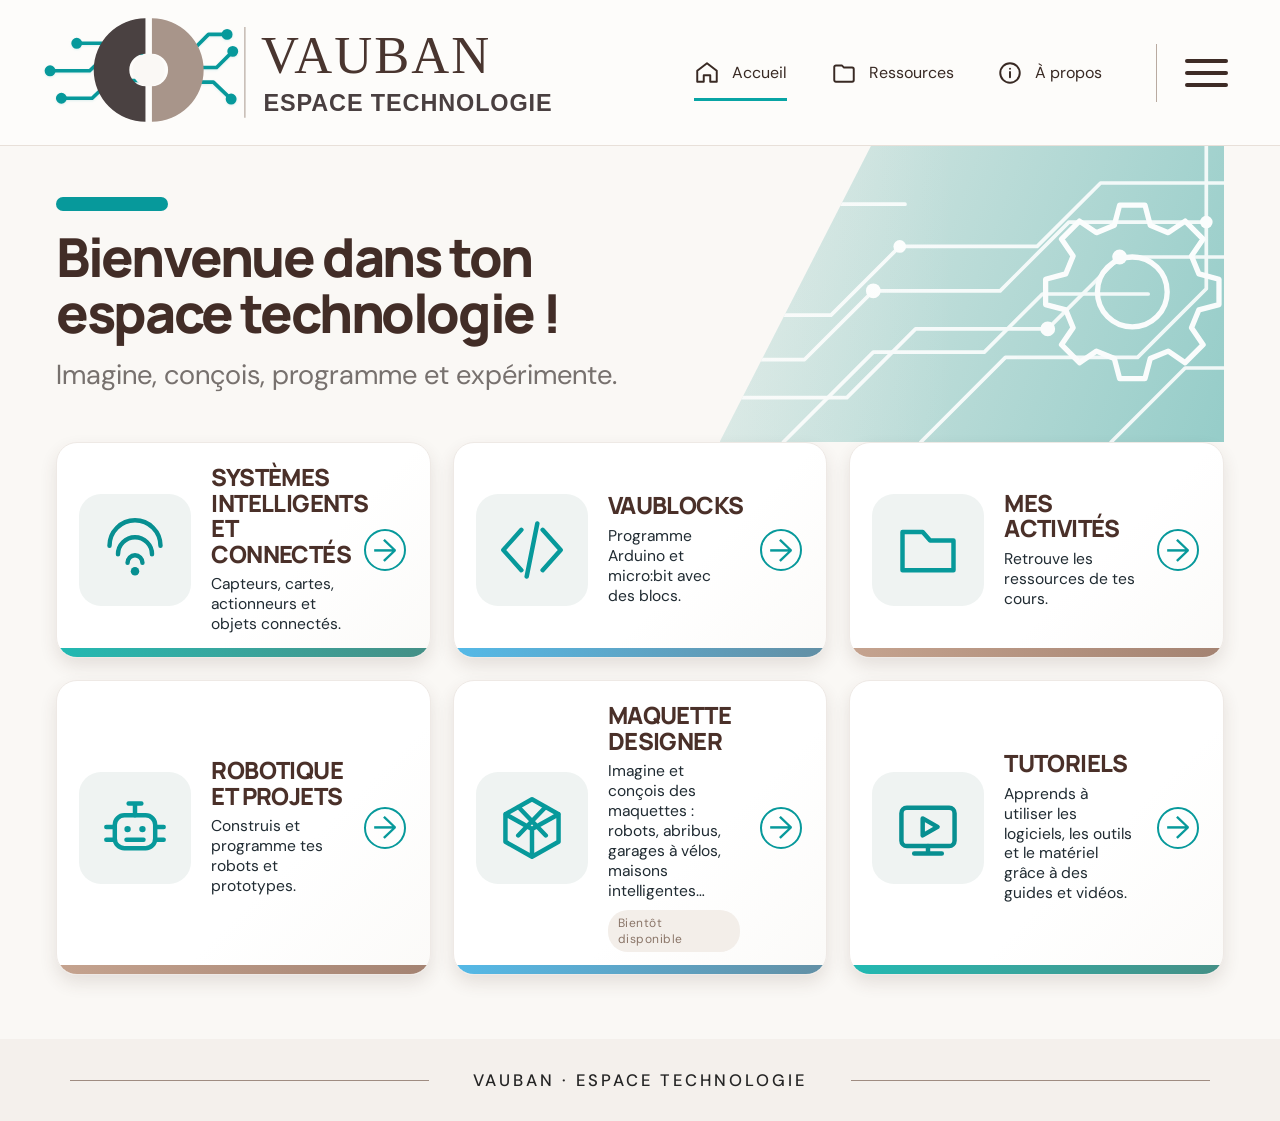
<file: index.html>
<!doctype html>
<html lang="fr">
<head>
  <meta charset="utf-8">
  <meta name="viewport" content="width=device-width, initial-scale=1">
  <meta name="theme-color" content="#faf8f5">
  <meta name="description" content="VAUBAN – Espace Technologie : imagine, conçois, programme et expérimente.">
  <title>VAUBAN · Espace Technologie</title>
  <link rel="preconnect" href="https://fonts.googleapis.com">
  <link rel="preconnect" href="https://fonts.gstatic.com" crossorigin>
  <link href="https://fonts.googleapis.com/css2?family=DM+Sans:wght@400;500;600;700&family=Manrope:wght@500;600;700;800&display=swap" rel="stylesheet">
  <link rel="stylesheet" href="styles.css?v=3">
</head>
<body>
<header class="header">
  <a class="brand" href="./" aria-label="VAUBAN Espace Technologie, accueil">
    <svg class="brand-logo" viewBox="0 0 760 142" role="img" aria-labelledby="brand-title brand-desc">
      <title id="brand-title">VAUBAN Espace Technologie</title>
      <desc id="brand-desc">Symbole circulaire bicolore prolongé par des circuits électroniques turquoise, avec le nom VAUBAN Espace Technologie.</desc>
      <g class="brand-circuits" fill="none" stroke="#07999b" stroke-width="4.5" stroke-linecap="round" stroke-linejoin="round">
        <path d="M5 69H54L77 47H119M19 103H57L80 81H119M38 35H69L91 57M178 47L201 24H224M179 83H207L229 104M180 65H211L231 45"/>
        <circle cx="5" cy="69" r="4.5" fill="#07999b"/><circle cx="19" cy="103" r="4.5" fill="#07999b"/><circle cx="38" cy="35" r="4.5" fill="#07999b"/>
        <circle cx="224" cy="24" r="4.5" fill="#07999b"/><circle cx="229" cy="104" r="4.5" fill="#07999b"/><circle cx="231" cy="45" r="4.5" fill="#07999b"/>
      </g>
      <g transform="translate(59 4)">
        <path d="M64 0A64 64 0 0 0 64 128V84A20 20 0 0 1 64 44Z" fill="#4a4141"/>
        <path d="M72 0A64 64 0 0 1 72 128V84A20 20 0 0 0 72 44Z" fill="#a8958a"/>
        <circle cx="68" cy="64" r="20" fill="#faf8f5"/>
      </g>
      <path d="M246 15V127" stroke="#b7aaa0" stroke-width="1.5"/>
      <text x="266" y="72" font-family="Georgia,'Times New Roman',serif" font-size="65" letter-spacing="2.5" fill="#49352f">VAUBAN</text>
      <text x="269" y="119" font-family="Arial,Helvetica,sans-serif" font-size="29" font-weight="600" letter-spacing="1.1" fill="#493f40">ESPACE TECHNOLOGIE</text>
    </svg>
  </a>
  <nav class="nav" aria-label="Navigation principale">
    <a class="active" href="./"><svg viewBox="0 0 24 24" aria-hidden="true"><path d="m3 10 9-7 9 7v10h-6v-6H9v6H3z"/></svg>Accueil</a>
    <a href="#applications"><svg viewBox="0 0 24 24" aria-hidden="true"><path d="M3 6.5A1.5 1.5 0 0 1 4.5 5H10l2 2h7.5A1.5 1.5 0 0 1 21 8.5v10a1.5 1.5 0 0 1-1.5 1.5h-15A1.5 1.5 0 0 1 3 18.5z"/></svg>Ressources</a>
    <a href="#footer"><svg viewBox="0 0 24 24" aria-hidden="true"><circle cx="12" cy="12" r="9"/><path d="M12 11v5m0-8h.01"/></svg>À propos</a>
  </nav>
  <button class="menu" type="button" aria-label="Ouvrir le menu" aria-expanded="false"><span></span><span></span><span></span></button>
</header>

<main>
  <section class="hero">
    <div class="hero-copy">
      <span class="hero-mark"></span>
      <h1>Bienvenue dans ton<br>espace technologie&nbsp;!</h1>
      <p>Imagine, conçois, programme et expérimente.</p>
    </div>
    <div class="hero-art" aria-hidden="true">
      <svg viewBox="0 0 650 280" preserveAspectRatio="xMidYMid slice">
        <g class="hero-traces" fill="none" stroke="#fff" stroke-width="3.5" stroke-linecap="round" stroke-linejoin="round">
          <path d="M-10 202H140L205 137H325L390 72H520M-10 238H180L245 173H370L438 105H660M35 160H165L230 95H360L420 35H610M250 280L330 200H455L520 135V-10M430 280L500 210H590L650 150"/>
          <path d="M120 280L205 195H310L365 140H465M0 110H90L145 55H235"/>
        </g>
        <g fill="#fff"><circle cx="205" cy="137" r="7"/><circle cx="370" cy="173" r="7"/><circle cx="438" cy="105" r="7"/><circle cx="230" cy="95" r="6"/><circle cx="520" cy="72" r="6"/></g>
        <g transform="translate(450 138)" fill="none" stroke="#fff" stroke-width="5" stroke-linejoin="round">
          <path d="M-12-82h24l5 19 17 7 16-11 17 17-11 16 7 17 19 5v24l-19 5-7 17 11 16-17 17-16-11-17 7-5 19h-24l-5-19-17-7-16 11-17-17 11-16-7-17-19-5v-24l19-5 7-17-11-16 17-17 16 11 17-7z"/>
          <circle r="33"/>
        </g>
      </svg>
    </div>
  </section>

  <section class="tiles" id="applications" aria-label="Les rubriques du portail">
    <a class="tile tile-teal" href="systemes-intelligents/">
      <span class="tile-icon"><svg viewBox="0 0 64 64"><path d="M8 28a24 24 0 0 1 48 0M16 36a16 16 0 0 1 32 0M25 44a7 7 0 0 1 14 0"/><circle cx="32" cy="52" r="4" fill="currentColor" stroke="none"/></svg></span>
      <span class="tile-copy"><strong>SYSTÈMES INTELLIGENTS<br>ET CONNECTÉS</strong><span>Capteurs, cartes, actionneurs et objets connectés.</span></span>
      <span class="tile-arrow">→</span>
    </a>
    <a class="tile tile-blue" href="#" data-coming="VAUBLOCKS">
      <span class="tile-icon"><svg viewBox="0 0 64 64"><path d="m22 13-17 19 17 19M42 13l17 19-17 19M37 7 27 57"/></svg></span>
      <span class="tile-copy"><strong>VAUBLOCKS</strong><span>Programme Arduino et micro:bit avec des blocs.</span></span>
      <span class="tile-arrow">→</span>
    </a>
    <a class="tile tile-sand" href="#" data-coming="Mes activités">
      <span class="tile-icon"><svg viewBox="0 0 64 64"><path d="M8 15h19l7 8h22v28H8z"/></svg></span>
      <span class="tile-copy"><strong>MES ACTIVITÉS</strong><span>Retrouve les ressources de tes cours.</span></span>
      <span class="tile-arrow">→</span>
    </a>
    <a class="tile tile-sand" href="#" data-coming="Robotique et projets">
      <span class="tile-icon"><svg viewBox="0 0 64 64"><rect x="13" y="20" width="38" height="31" rx="9"/><path d="M32 20V9m-6 0h12M5 31h8m38 0h8M5 43h8m38 0h8"/><circle cx="25" cy="33" r="3" fill="currentColor" stroke="none"/><circle cx="39" cy="33" r="3" fill="currentColor" stroke="none"/><path d="M24 43h16"/></svg></span>
      <span class="tile-copy"><strong>ROBOTIQUE ET PROJETS</strong><span>Construis et programme tes robots et prototypes.</span></span>
      <span class="tile-arrow">→</span>
    </a>
    <a class="tile tile-blue" href="#" data-coming="Maquette Designer">
      <span class="tile-icon"><svg viewBox="0 0 64 64"><path d="m32 5 25 14v26L32 59 7 45V19zM7 19l25 14 25-14M32 33v26M19 12l26 27M45 12 19 39"/></svg></span>
      <span class="tile-copy"><strong>MAQUETTE DESIGNER</strong><span>Imagine et conçois des maquettes : robots, abribus, garages à vélos, maisons intelligentes…</span><em>Bientôt disponible</em></span>
      <span class="tile-arrow">→</span>
    </a>
    <a class="tile tile-teal" href="tutoriels/">
      <span class="tile-icon"><svg viewBox="0 0 64 64"><rect x="7" y="13" width="50" height="36" rx="5"/><path d="m27 23 14 8-14 8zM19 56h26M32 49v7"/></svg></span>
      <span class="tile-copy"><strong>TUTORIELS</strong><span>Apprends à utiliser les logiciels, les outils et le matériel grâce à des guides et vidéos.</span></span>
      <span class="tile-arrow">→</span>
    </a>
  </section>
</main>
<footer id="footer"><span></span><strong>VAUBAN · ESPACE TECHNOLOGIE</strong><span></span></footer>
<script>
const menu=document.querySelector('.menu'),nav=document.querySelector('.nav');
menu.addEventListener('click',()=>{const open=menu.getAttribute('aria-expanded')==='true';menu.setAttribute('aria-expanded',String(!open));nav.classList.toggle('open',!open)});
document.querySelectorAll('.tile[data-coming]').forEach(tile=>tile.addEventListener('click',e=>{e.preventDefault();alert(tile.dataset.coming+' : cette rubrique sera raccordée prochainement.')}));
</script>
</body>
</html>
</file>
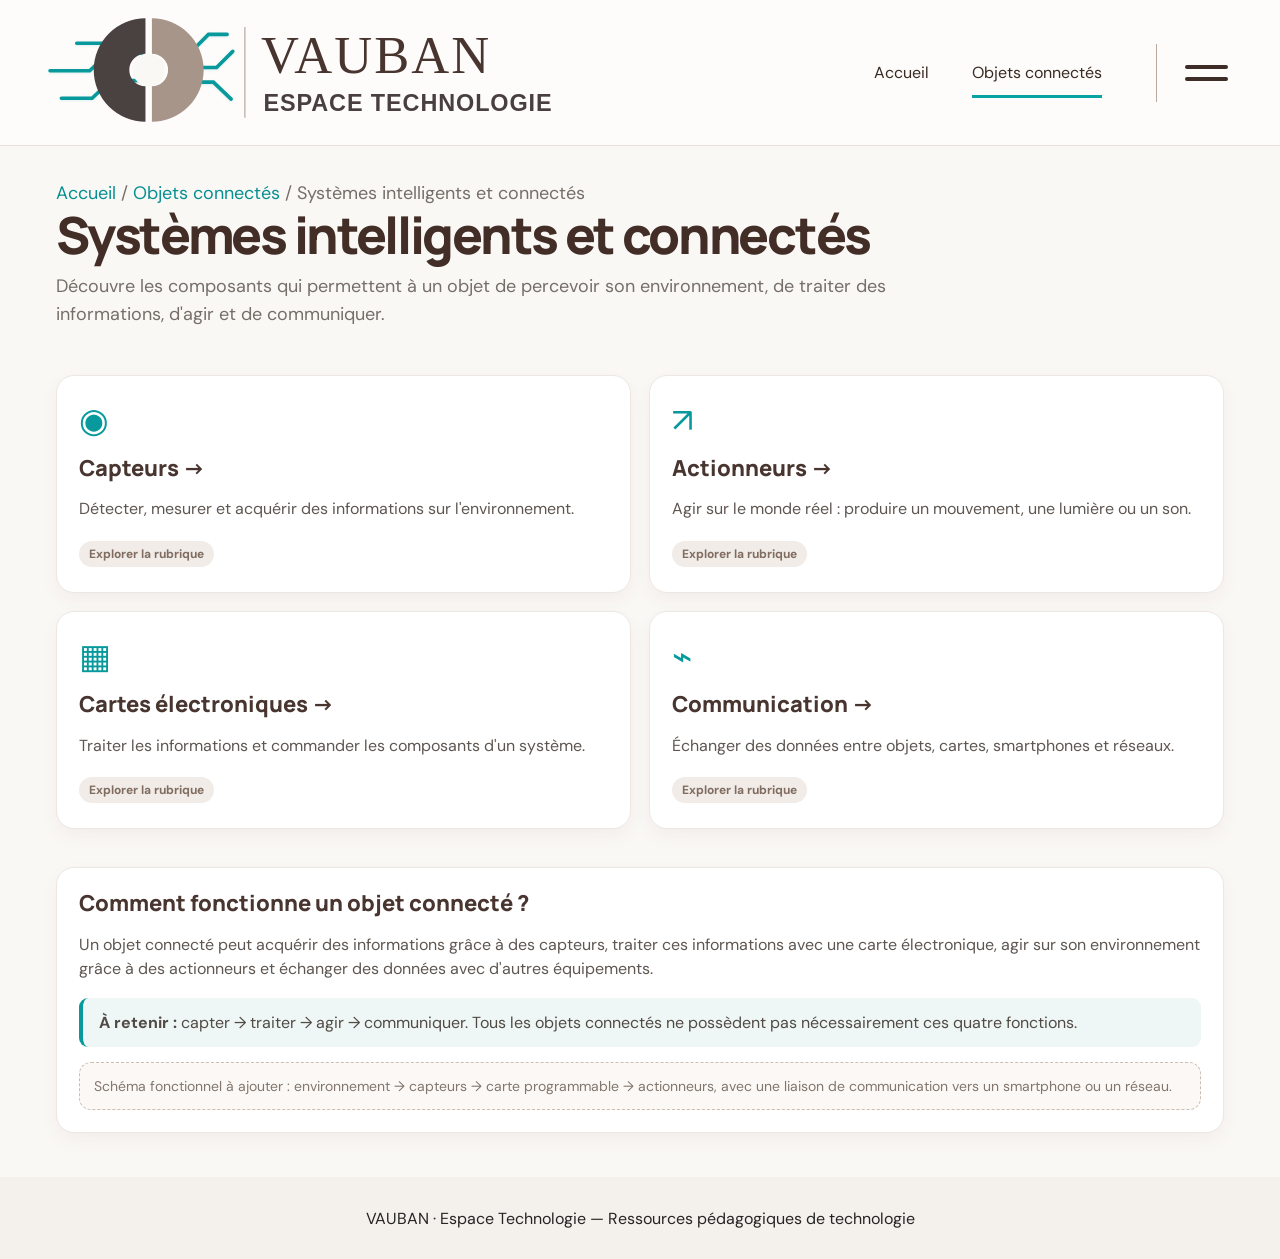
<file: systemes-intelligents/index.html>
<!doctype html>
<html lang="fr">
<head>
<meta charset="utf-8"><meta name="viewport" content="width=device-width,initial-scale=1">
<meta name="theme-color" content="#faf8f5">
<title>Systèmes intelligents et connectés · VAUBAN Espace Technologie</title>
<link rel="preconnect" href="https://fonts.googleapis.com"><link rel="preconnect" href="https://fonts.gstatic.com" crossorigin>
<link href="https://fonts.googleapis.com/css2?family=DM+Sans:wght@400;500;600;700&family=Manrope:wght@500;600;700;800&display=swap" rel="stylesheet">
<link rel="stylesheet" href="../styles.css?v=3">
<style>
.page-intro{padding:34px 0 22px}.breadcrumb{font-size:13px;color:#897b72;margin:0 0 20px}.breadcrumb a{color:#078f91;text-decoration:none}
.page-intro h1{font-size:clamp(36px,4vw,56px);margin:0 0 12px}.page-intro p{font-size:18px;color:#756e69;max-width:900px;line-height:1.55;margin:0}
.content-grid{display:grid;grid-template-columns:repeat(2,minmax(0,1fr));gap:18px;margin:24px 0 38px}
.panel{background:#fff;border:1px solid #eee7e1;border-radius:18px;padding:22px;box-shadow:0 7px 17px #4630270d}
.panel h2{font:800 22px/1.2 Manrope,sans-serif;color:#49352f;margin:0 0 12px}.panel h3{font:700 17px Manrope,sans-serif;margin:18px 0 7px;color:#49352f}
.panel p,.panel li{color:#5e5651;line-height:1.55}.panel ul{padding-left:20px;margin:8px 0}
.callout{background:#eef7f5;border-left:4px solid #07999b;padding:14px 16px;border-radius:9px;margin:15px 0;color:#514a45}
.tag{display:inline-block;background:#f1ece7;color:#806c60;border-radius:30px;padding:5px 10px;font-size:12px;font-weight:700;margin:3px 4px 3px 0}
.placeholder{border:1px dashed #cbbdb2;background:#fbf8f5;border-radius:12px;padding:14px;color:#82766e;font-size:14px}
table{width:100%;border-collapse:collapse;margin:12px 0;font-size:14px}th,td{padding:10px 11px;border-bottom:1px solid #ece5df;text-align:left;vertical-align:top}th{background:#f4f0ec;color:#49352f}
@media(max-width:760px){.content-grid{grid-template-columns:1fr}.page-intro{padding:26px 0 16px}.page-intro p{font-size:16px}.panel{padding:18px}}
</style></head>
<body>
<header class="header">
<a class="brand" href="../" aria-label="VAUBAN Espace Technologie, accueil">
<svg class="brand-logo" viewBox="0 0 760 142" role="img" aria-label="VAUBAN Espace Technologie">
<g class="brand-circuits" fill="none" stroke="#07999b" stroke-width="4.5" stroke-linecap="round"><path d="M5 69H54L77 47H119M19 103H57L80 81H119M38 35H69L91 57M178 47L201 24H224M179 83H207L229 104M180 65H211L231 45"/></g>
<g transform="translate(59 4)"><path d="M64 0A64 64 0 0 0 64 128V84A20 20 0 0 1 64 44Z" fill="#4a4141"/><path d="M72 0A64 64 0 0 1 72 128V84A20 20 0 0 0 72 44Z" fill="#a8958a"/><circle cx="68" cy="64" r="20" fill="#faf8f5"/></g>
<path d="M246 15V127" stroke="#b7aaa0" stroke-width="1.5"/><text x="266" y="72" font-family="Georgia,serif" font-size="65" letter-spacing="2.5" fill="#49352f">VAUBAN</text><text x="269" y="119" font-family="Arial,sans-serif" font-size="29" font-weight="600" letter-spacing="1.1" fill="#493f40">ESPACE TECHNOLOGIE</text></svg></a>
<nav class="nav" aria-label="Navigation principale"><a href="../">Accueil</a><a class="active" href="../">Objets connectés</a></nav><button class="menu" type="button" aria-label="Menu"><span></span><span></span></button>
</header>
<main>
<section class="page-intro"><p class="breadcrumb"><a href="../../">Accueil</a> / <a href="../">Objets connectés</a> / Systèmes intelligents et connectés</p><h1>Systèmes intelligents et connectés</h1><p>Découvre les composants qui permettent à un objet de percevoir son environnement, de traiter des informations, d'agir et de communiquer.</p></section>
<section class="content-grid"><a class="panel" href="capteurs/" style="text-decoration:none;color:inherit;display:block"><div style="font-size:34px;color:#07999b;margin-bottom:12px">◉</div><h2>Capteurs →</h2><p>Détecter, mesurer et acquérir des informations sur l'environnement.</p><span class="tag">Explorer la rubrique</span></a><a class="panel" href="actionneurs/" style="text-decoration:none;color:inherit;display:block"><div style="font-size:34px;color:#07999b;margin-bottom:12px">↗</div><h2>Actionneurs →</h2><p>Agir sur le monde réel : produire un mouvement, une lumière ou un son.</p><span class="tag">Explorer la rubrique</span></a><a class="panel" href="cartes/" style="text-decoration:none;color:inherit;display:block"><div style="font-size:34px;color:#07999b;margin-bottom:12px">▦</div><h2>Cartes électroniques →</h2><p>Traiter les informations et commander les composants d'un système.</p><span class="tag">Explorer la rubrique</span></a><a class="panel" href="communication/" style="text-decoration:none;color:inherit;display:block"><div style="font-size:34px;color:#07999b;margin-bottom:12px">⌁</div><h2>Communication →</h2><p>Échanger des données entre objets, cartes, smartphones et réseaux.</p><span class="tag">Explorer la rubrique</span></a></section>
<section class="panel"><h2>Comment fonctionne un objet connecté ?</h2><p>Un objet connecté peut acquérir des informations grâce à des capteurs, traiter ces informations avec une carte électronique, agir sur son environnement grâce à des actionneurs et échanger des données avec d'autres équipements.</p>
<div class="callout"><strong>À retenir :</strong> capter → traiter → agir → communiquer. Tous les objets connectés ne possèdent pas nécessairement ces quatre fonctions.</div>
<div class="placeholder">Schéma fonctionnel à ajouter : environnement → capteurs → carte programmable → actionneurs, avec une liaison de communication vers un smartphone ou un réseau.</div></section>
</main>
<footer class="site-footer"><div class="wrap">VAUBAN · Espace Technologie — Ressources pédagogiques de technologie</div></footer>
</body></html>
</file>
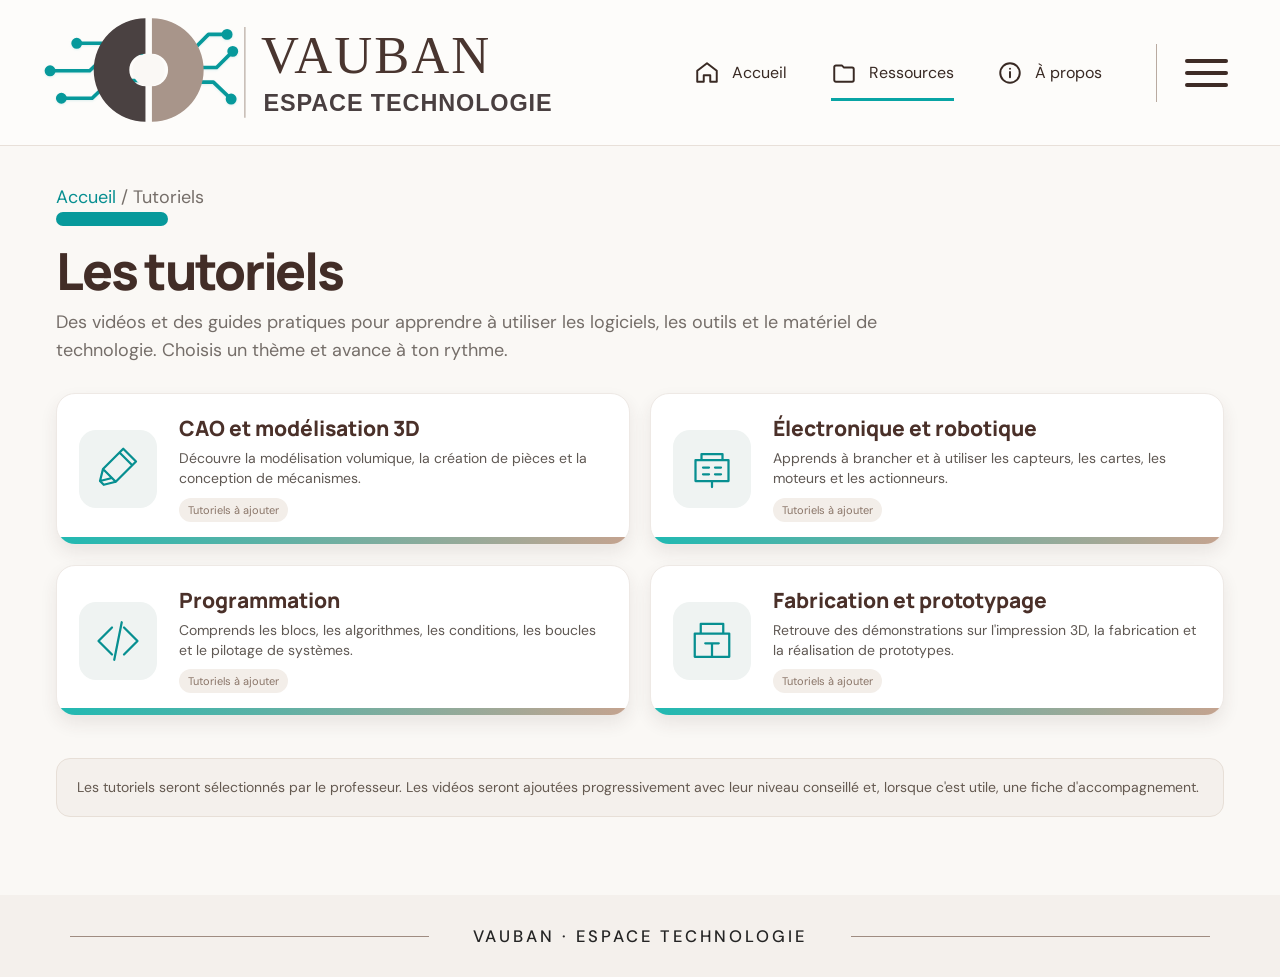
<file: tutoriels/index.html>
<!doctype html>
<html lang="fr">
<head>
  <meta charset="utf-8">
  <meta name="viewport" content="width=device-width, initial-scale=1">
  <meta name="theme-color" content="#faf8f5">
  <meta name="description" content="Tutoriels de technologie : vidéos et guides pour apprendre à utiliser des logiciels, des outils et du matériel.">
  <title>Tutoriels · VAUBAN Espace Technologie</title>
  <link rel="preconnect" href="https://fonts.googleapis.com">
  <link rel="preconnect" href="https://fonts.gstatic.com" crossorigin>
  <link href="https://fonts.googleapis.com/css2?family=DM+Sans:wght@400;500;600;700&family=Manrope:wght@500;600;700;800&display=swap" rel="stylesheet">
  <link rel="stylesheet" href="../styles.css?v=3">
  <style>
    .page-intro{padding:38px 0 28px}
    .breadcrumb{font-size:13px;color:#8a7b72;margin:0 0 24px}
    .breadcrumb a{color:#078f91;text-decoration:none}
    .page-intro h1{font-size:clamp(36px,4vw,56px);margin-bottom:12px}
    .page-intro p{font-size:18px;color:#756e69;max-width:850px;line-height:1.55;margin:0}
    .category-grid{display:grid;grid-template-columns:repeat(2,minmax(0,1fr));gap:20px;padding-bottom:42px}
    .category-card{display:grid;grid-template-columns:82px 1fr;gap:18px;align-items:center;min-height:150px;padding:22px;background:#fff;border:1px solid #eee9e5;border-radius:19px;box-shadow:0 8px 17px rgba(70,48,39,.09);text-decoration:none;color:#49352f;position:relative;overflow:hidden}
    .category-card:after{content:"";position:absolute;bottom:0;left:0;right:0;height:7px;background:linear-gradient(90deg,#20b9b2,#c5a38f)}
    .category-icon{width:78px;height:78px;border-radius:17px;background:#eff3f2;display:grid;place-items:center;color:#078f91}
    .category-icon svg{width:48px;height:48px;fill:none;stroke:currentColor;stroke-width:3;stroke-linecap:round;stroke-linejoin:round}
    .category-card h2{font:800 21px/1.15 Manrope,sans-serif;margin:0 0 8px;color:#4a3029}
    .category-card p{font-size:14px;line-height:1.45;color:#5f5853;margin:0 0 9px}
    .soon{display:inline-block;font-size:11px;color:#8a7568;background:#f3eee9;padding:5px 9px;border-radius:20px}
    .note{padding:18px 20px;margin:0 0 34px;border:1px solid #e7dfd7;border-radius:14px;background:#f4f0ec;color:#645950;font-size:14px;line-height:1.5}
    @media(max-width:760px){.page-intro{padding:28px 0 22px}.page-intro p{font-size:16px}.category-grid{grid-template-columns:1fr;gap:14px}.category-card{grid-template-columns:66px 1fr;padding:16px;min-height:125px}.category-icon{width:62px;height:62px}.category-card h2{font-size:18px}}
  </style>
</head>
<body>
<header class="header">
  <a class="brand" href="../" aria-label="VAUBAN Espace Technologie, accueil">
    <svg class="brand-logo" viewBox="0 0 760 142" role="img" aria-labelledby="brand-title brand-desc">
      <title id="brand-title">VAUBAN Espace Technologie</title>
      <desc id="brand-desc">Symbole circulaire bicolore prolongé par des circuits électroniques turquoise, avec le nom VAUBAN Espace Technologie.</desc>
      <g class="brand-circuits" fill="none" stroke="#07999b" stroke-width="4.5" stroke-linecap="round" stroke-linejoin="round">
        <path d="M5 69H54L77 47H119M19 103H57L80 81H119M38 35H69L91 57M178 47L201 24H224M179 83H207L229 104M180 65H211L231 45"/>
        <circle cx="5" cy="69" r="4.5" fill="#07999b"/><circle cx="19" cy="103" r="4.5" fill="#07999b"/><circle cx="38" cy="35" r="4.5" fill="#07999b"/>
        <circle cx="224" cy="24" r="4.5" fill="#07999b"/><circle cx="229" cy="104" r="4.5" fill="#07999b"/><circle cx="231" cy="45" r="4.5" fill="#07999b"/>
      </g>
      <g transform="translate(59 4)">
        <path d="M64 0A64 64 0 0 0 64 128V84A20 20 0 0 1 64 44Z" fill="#4a4141"/>
        <path d="M72 0A64 64 0 0 1 72 128V84A20 20 0 0 0 72 44Z" fill="#a8958a"/>
        <circle cx="68" cy="64" r="20" fill="#faf8f5"/>
      </g>
      <path d="M246 15V127" stroke="#b7aaa0" stroke-width="1.5"/>
      <text x="266" y="72" font-family="Georgia,'Times New Roman',serif" font-size="65" letter-spacing="2.5" fill="#49352f">VAUBAN</text>
      <text x="269" y="119" font-family="Arial,Helvetica,sans-serif" font-size="29" font-weight="600" letter-spacing="1.1" fill="#493f40">ESPACE TECHNOLOGIE</text>
    </svg>
  </a>
  <nav class="nav" aria-label="Navigation principale">
    <a href="../"><svg viewBox="0 0 24 24" aria-hidden="true"><path d="m3 10 9-7 9 7v10h-6v-6H9v6H3z"/></svg>Accueil</a>
    <a class="active" href="../#applications"><svg viewBox="0 0 24 24" aria-hidden="true"><path d="M3 6.5A1.5 1.5 0 0 1 4.5 5H10l2 2h7.5A1.5 1.5 0 0 1 21 8.5v10a1.5 1.5 0 0 1-1.5 1.5h-15A1.5 1.5 0 0 1 3 18.5z"/></svg>Ressources</a>
    <a href="../#footer"><svg viewBox="0 0 24 24" aria-hidden="true"><circle cx="12" cy="12" r="9"/><path d="M12 11v5m0-8h.01"/></svg>À propos</a>
  </nav>
  <button class="menu" type="button" aria-label="Ouvrir le menu" aria-expanded="false"><span></span><span></span><span></span></button>
</header>
<main>
  <section class="page-intro">
    <p class="breadcrumb"><a href="../">Accueil</a> / Tutoriels</p>
    <span class="hero-mark"></span>
    <h1>Les tutoriels</h1>
    <p>Des vidéos et des guides pratiques pour apprendre à utiliser les logiciels, les outils et le matériel de technologie. Choisis un thème et avance à ton rythme.</p>
  </section>
  <section class="category-grid" aria-label="Catégories de tutoriels">
    <article class="category-card">
      <span class="category-icon"><svg viewBox="0 0 64 64"><path d="m8 48 4-16L39 5l17 17-27 27-16 4zM34 10l17 17M12 32l17 17M8 48l16-4"/></svg></span>
      <div><h2>CAO et modélisation 3D</h2><p>Découvre la modélisation volumique, la création de pièces et la conception de mécanismes.</p><span class="soon">Tutoriels à ajouter</span></div>
    </article>
    <article class="category-card">
      <span class="category-icon"><svg viewBox="0 0 64 64"><path d="M10 20h44v28H10zM18 20v-8h28v8M20 30h8m8 0h8M20 39h8m8 0h8M32 48v8"/></svg></span>
      <div><h2>Électronique et robotique</h2><p>Apprends à brancher et à utiliser les capteurs, les cartes, les moteurs et les actionneurs.</p><span class="soon">Tutoriels à ajouter</span></div>
    </article>
    <article class="category-card">
      <span class="category-icon"><svg viewBox="0 0 64 64"><path d="m24 14-18 18 18 18M40 14l18 18-18 18M37 7 27 57"/></svg></span>
      <div><h2>Programmation</h2><p>Comprends les blocs, les algorithmes, les conditions, les boucles et le pilotage de systèmes.</p><span class="soon">Tutoriels à ajouter</span></div>
    </article>
    <article class="category-card">
      <span class="category-icon"><svg viewBox="0 0 64 64"><path d="M9 22h46v31H9zM17 22V9h30v13M23 35h18M32 35v18"/></svg></span>
      <div><h2>Fabrication et prototypage</h2><p>Retrouve des démonstrations sur l'impression 3D, la fabrication et la réalisation de prototypes.</p><span class="soon">Tutoriels à ajouter</span></div>
    </article>
  </section>
  <aside class="note">Les tutoriels seront sélectionnés par le professeur. Les vidéos seront ajoutées progressivement avec leur niveau conseillé et, lorsque c'est utile, une fiche d'accompagnement.</aside>
</main>
<footer id="footer"><span></span><strong>VAUBAN · ESPACE TECHNOLOGIE</strong><span></span></footer>
<script>
const menu=document.querySelector('.menu'),nav=document.querySelector('.nav');
menu.addEventListener('click',()=>{const open=menu.getAttribute('aria-expanded')==='true';menu.setAttribute('aria-expanded',String(!open));nav.classList.toggle('open',!open)});
</script>
</body>
</html>
</file>
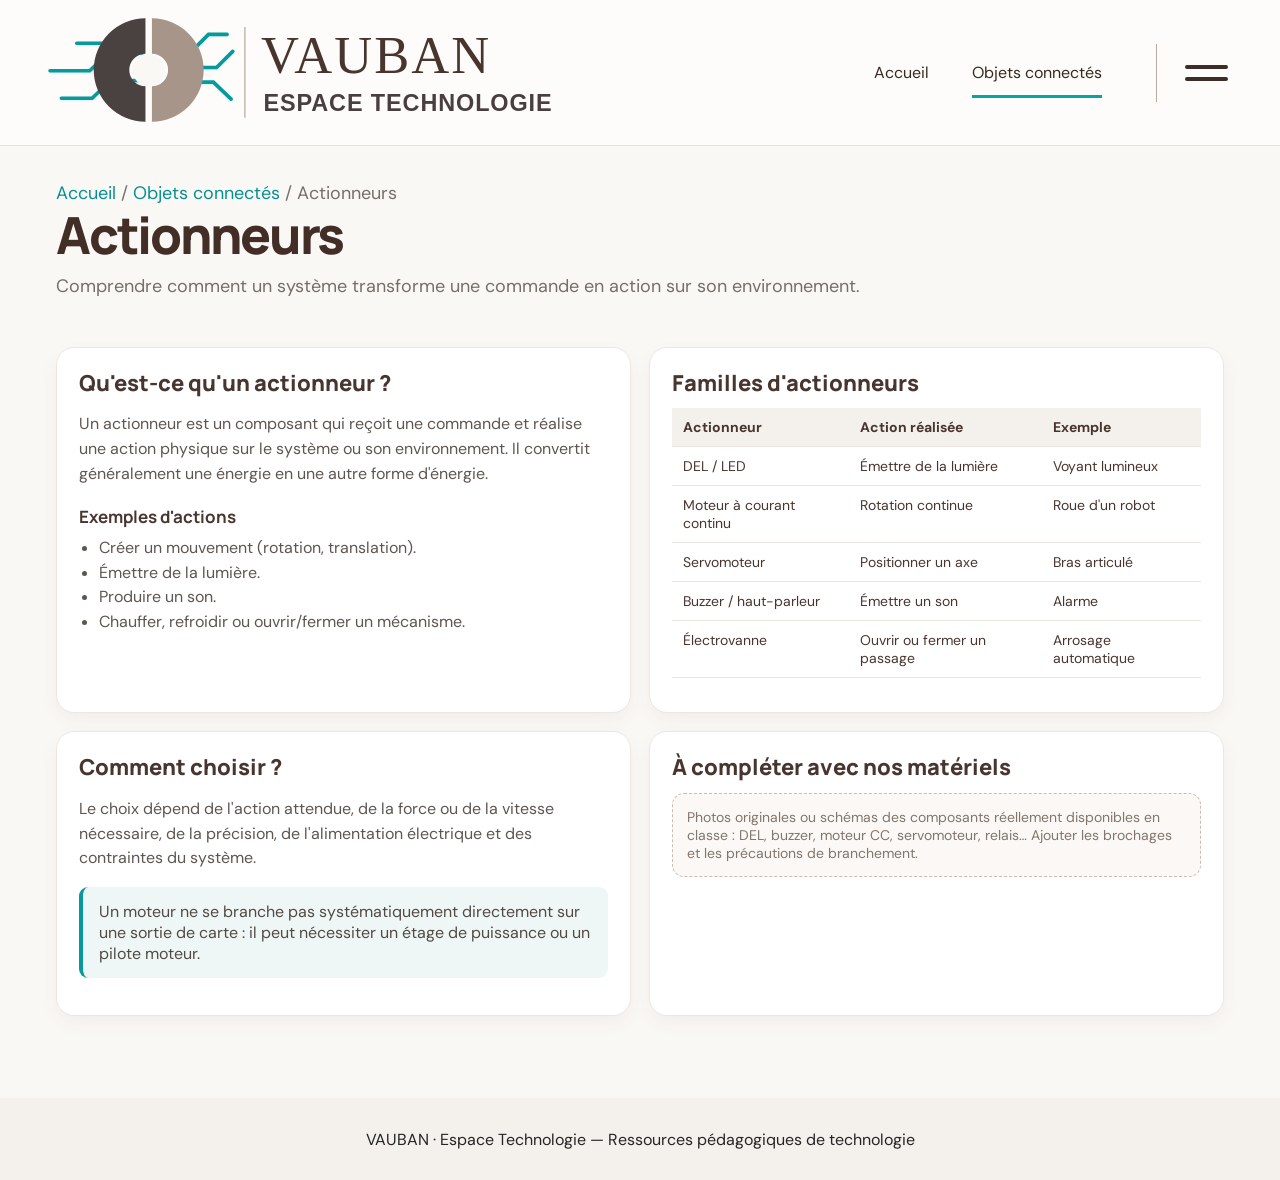
<file: systemes-intelligents/actionneurs/index.html>
<!doctype html>
<html lang="fr">
<head>
<meta charset="utf-8"><meta name="viewport" content="width=device-width,initial-scale=1">
<meta name="theme-color" content="#faf8f5">
<title>Actionneurs · VAUBAN Espace Technologie</title>
<link rel="preconnect" href="https://fonts.googleapis.com"><link rel="preconnect" href="https://fonts.gstatic.com" crossorigin>
<link href="https://fonts.googleapis.com/css2?family=DM+Sans:wght@400;500;600;700&family=Manrope:wght@500;600;700;800&display=swap" rel="stylesheet">
<link rel="stylesheet" href="../../styles.css?v=3">
<style>
.page-intro{padding:34px 0 22px}.breadcrumb{font-size:13px;color:#897b72;margin:0 0 20px}.breadcrumb a{color:#078f91;text-decoration:none}
.page-intro h1{font-size:clamp(36px,4vw,56px);margin:0 0 12px}.page-intro p{font-size:18px;color:#756e69;max-width:900px;line-height:1.55;margin:0}
.content-grid{display:grid;grid-template-columns:repeat(2,minmax(0,1fr));gap:18px;margin:24px 0 38px}
.panel{background:#fff;border:1px solid #eee7e1;border-radius:18px;padding:22px;box-shadow:0 7px 17px #4630270d}
.panel h2{font:800 22px/1.2 Manrope,sans-serif;color:#49352f;margin:0 0 12px}.panel h3{font:700 17px Manrope,sans-serif;margin:18px 0 7px;color:#49352f}
.panel p,.panel li{color:#5e5651;line-height:1.55}.panel ul{padding-left:20px;margin:8px 0}
.callout{background:#eef7f5;border-left:4px solid #07999b;padding:14px 16px;border-radius:9px;margin:15px 0;color:#514a45}
.tag{display:inline-block;background:#f1ece7;color:#806c60;border-radius:30px;padding:5px 10px;font-size:12px;font-weight:700;margin:3px 4px 3px 0}
.placeholder{border:1px dashed #cbbdb2;background:#fbf8f5;border-radius:12px;padding:14px;color:#82766e;font-size:14px}
table{width:100%;border-collapse:collapse;margin:12px 0;font-size:14px}th,td{padding:10px 11px;border-bottom:1px solid #ece5df;text-align:left;vertical-align:top}th{background:#f4f0ec;color:#49352f}
@media(max-width:760px){.content-grid{grid-template-columns:1fr}.page-intro{padding:26px 0 16px}.page-intro p{font-size:16px}.panel{padding:18px}}
</style></head>
<body>
<header class="header">
<a class="brand" href="../../" aria-label="VAUBAN Espace Technologie, accueil">
<svg class="brand-logo" viewBox="0 0 760 142" role="img" aria-label="VAUBAN Espace Technologie">
<g class="brand-circuits" fill="none" stroke="#07999b" stroke-width="4.5" stroke-linecap="round"><path d="M5 69H54L77 47H119M19 103H57L80 81H119M38 35H69L91 57M178 47L201 24H224M179 83H207L229 104M180 65H211L231 45"/></g>
<g transform="translate(59 4)"><path d="M64 0A64 64 0 0 0 64 128V84A20 20 0 0 1 64 44Z" fill="#4a4141"/><path d="M72 0A64 64 0 0 1 72 128V84A20 20 0 0 0 72 44Z" fill="#a8958a"/><circle cx="68" cy="64" r="20" fill="#faf8f5"/></g>
<path d="M246 15V127" stroke="#b7aaa0" stroke-width="1.5"/><text x="266" y="72" font-family="Georgia,serif" font-size="65" letter-spacing="2.5" fill="#49352f">VAUBAN</text><text x="269" y="119" font-family="Arial,sans-serif" font-size="29" font-weight="600" letter-spacing="1.1" fill="#493f40">ESPACE TECHNOLOGIE</text></svg></a>
<nav class="nav" aria-label="Navigation principale"><a href="../../">Accueil</a><a class="active" href="../">Objets connectés</a></nav><button class="menu" type="button" aria-label="Menu"><span></span><span></span></button>
</header>
<main>
<section class="page-intro"><p class="breadcrumb"><a href="../../">Accueil</a> / <a href="../">Objets connectés</a> / Actionneurs</p><h1>Actionneurs</h1><p>Comprendre comment un système transforme une commande en action sur son environnement.</p></section>
<section class="content-grid">
<article class="panel"><h2>Qu'est-ce qu'un actionneur ?</h2><p>Un actionneur est un composant qui reçoit une commande et réalise une action physique sur le système ou son environnement. Il convertit généralement une énergie en une autre forme d'énergie.</p><h3>Exemples d'actions</h3><ul><li>Créer un mouvement (rotation, translation).</li><li>Émettre de la lumière.</li><li>Produire un son.</li><li>Chauffer, refroidir ou ouvrir/fermer un mécanisme.</li></ul></article>
<article class="panel"><h2>Familles d'actionneurs</h2><table><thead><tr><th>Actionneur</th><th>Action réalisée</th><th>Exemple</th></tr></thead><tbody><tr><td>DEL / LED</td><td>Émettre de la lumière</td><td>Voyant lumineux</td></tr><tr><td>Moteur à courant continu</td><td>Rotation continue</td><td>Roue d'un robot</td></tr><tr><td>Servomoteur</td><td>Positionner un axe</td><td>Bras articulé</td></tr><tr><td>Buzzer / haut-parleur</td><td>Émettre un son</td><td>Alarme</td></tr><tr><td>Électrovanne</td><td>Ouvrir ou fermer un passage</td><td>Arrosage automatique</td></tr></tbody></table></article>
<article class="panel"><h2>Comment choisir ?</h2><p>Le choix dépend de l'action attendue, de la force ou de la vitesse nécessaire, de la précision, de l'alimentation électrique et des contraintes du système.</p><div class="callout">Un moteur ne se branche pas systématiquement directement sur une sortie de carte : il peut nécessiter un étage de puissance ou un pilote moteur.</div></article>
<article class="panel"><h2>À compléter avec nos matériels</h2><div class="placeholder">Photos originales ou schémas des composants réellement disponibles en classe : DEL, buzzer, moteur CC, servomoteur, relais… Ajouter les brochages et les précautions de branchement.</div></article>
</section>
</main>
<footer class="site-footer"><div class="wrap">VAUBAN · Espace Technologie — Ressources pédagogiques de technologie</div></footer>
</body></html>
</file>
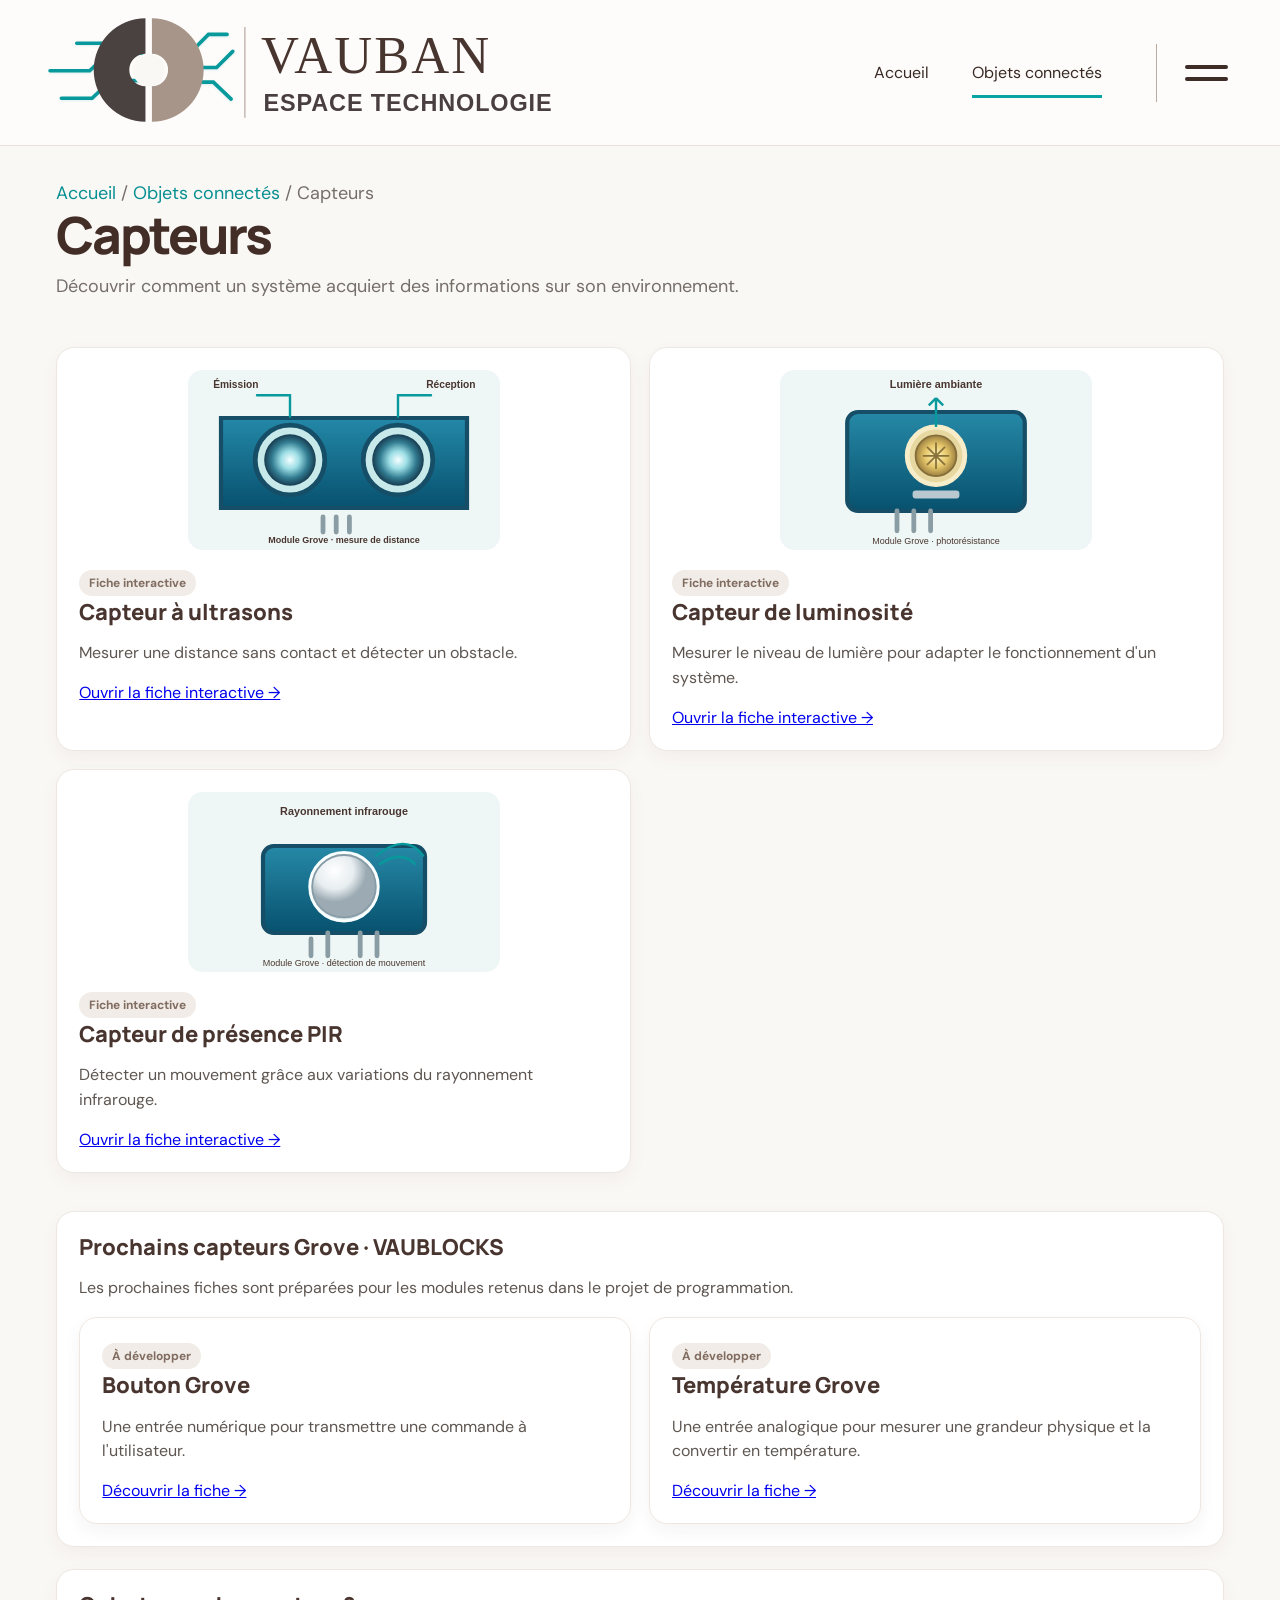
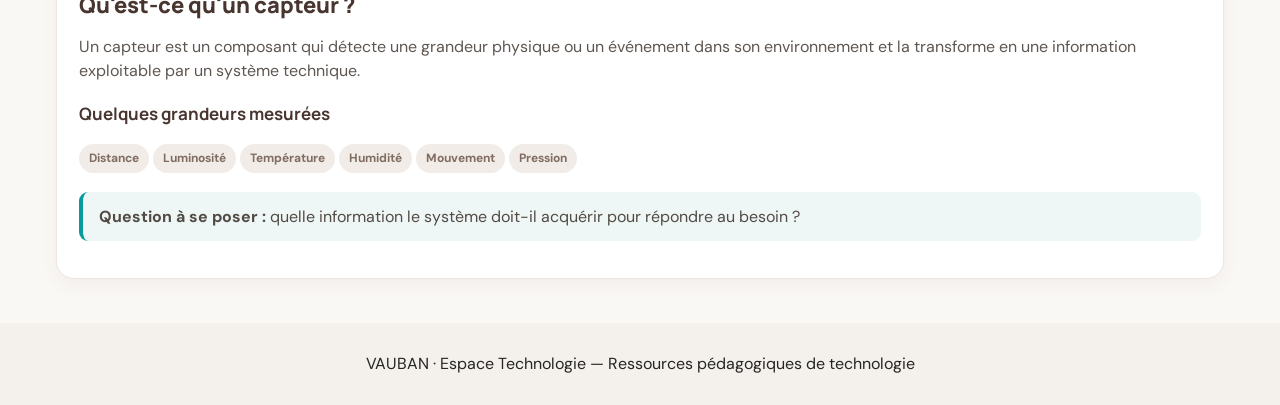
<file: systemes-intelligents/capteurs/index.html>
<!doctype html>
<html lang="fr">
<head>
<meta charset="utf-8"><meta name="viewport" content="width=device-width,initial-scale=1">
<meta name="theme-color" content="#faf8f5">
<title>Capteurs · VAUBAN Espace Technologie</title>
<link rel="preconnect" href="https://fonts.googleapis.com"><link rel="preconnect" href="https://fonts.gstatic.com" crossorigin>
<link href="https://fonts.googleapis.com/css2?family=DM+Sans:wght@400;500;600;700&family=Manrope:wght@500;600;700;800&display=swap" rel="stylesheet">
<link rel="stylesheet" href="../../styles.css?v=3">
<style>
.page-intro{padding:34px 0 22px}.breadcrumb{font-size:13px;color:#897b72;margin:0 0 20px}.breadcrumb a{color:#078f91;text-decoration:none}
.page-intro h1{font-size:clamp(36px,4vw,56px);margin:0 0 12px}.page-intro p{font-size:18px;color:#756e69;max-width:900px;line-height:1.55;margin:0}
.content-grid{display:grid;grid-template-columns:repeat(2,minmax(0,1fr));gap:18px;margin:24px 0 38px}
.panel{background:#fff;border:1px solid #eee7e1;border-radius:18px;padding:22px;box-shadow:0 7px 17px #4630270d}
.panel h2{font:800 22px/1.2 Manrope,sans-serif;color:#49352f;margin:0 0 12px}.panel h3{font:700 17px Manrope,sans-serif;margin:18px 0 7px;color:#49352f}
.panel p,.panel li{color:#5e5651;line-height:1.55}.panel ul{padding-left:20px;margin:8px 0}
.callout{background:#eef7f5;border-left:4px solid #07999b;padding:14px 16px;border-radius:9px;margin:15px 0;color:#514a45}
.tag{display:inline-block;background:#f1ece7;color:#806c60;border-radius:30px;padding:5px 10px;font-size:12px;font-weight:700;margin:3px 4px 3px 0}
.placeholder{border:1px dashed #cbbdb2;background:#fbf8f5;border-radius:12px;padding:14px;color:#82766e;font-size:14px}
table{width:100%;border-collapse:collapse;margin:12px 0;font-size:14px}th,td{padding:10px 11px;border-bottom:1px solid #ece5df;text-align:left;vertical-align:top}th{background:#f4f0ec;color:#49352f}
@media(max-width:760px){.content-grid{grid-template-columns:1fr}.page-intro{padding:26px 0 16px}.page-intro p{font-size:16px}.panel{padding:18px}}
</style></head>
<body>
<header class="header">
<a class="brand" href="../../" aria-label="VAUBAN Espace Technologie, accueil">
<svg class="brand-logo" viewBox="0 0 760 142" role="img" aria-label="VAUBAN Espace Technologie">
<g class="brand-circuits" fill="none" stroke="#07999b" stroke-width="4.5" stroke-linecap="round"><path d="M5 69H54L77 47H119M19 103H57L80 81H119M38 35H69L91 57M178 47L201 24H224M179 83H207L229 104M180 65H211L231 45"/></g>
<g transform="translate(59 4)"><path d="M64 0A64 64 0 0 0 64 128V84A20 20 0 0 1 64 44Z" fill="#4a4141"/><path d="M72 0A64 64 0 0 1 72 128V84A20 20 0 0 0 72 44Z" fill="#a8958a"/><circle cx="68" cy="64" r="20" fill="#faf8f5"/></g>
<path d="M246 15V127" stroke="#b7aaa0" stroke-width="1.5"/><text x="266" y="72" font-family="Georgia,serif" font-size="65" letter-spacing="2.5" fill="#49352f">VAUBAN</text><text x="269" y="119" font-family="Arial,sans-serif" font-size="29" font-weight="600" letter-spacing="1.1" fill="#493f40">ESPACE TECHNOLOGIE</text></svg></a>
<nav class="nav" aria-label="Navigation principale"><a href="../../">Accueil</a><a class="active" href="../">Objets connectés</a></nav><button class="menu" type="button" aria-label="Menu"><span></span><span></span></button>
</header>
<main>
<section class="page-intro"><p class="breadcrumb"><a href="../../">Accueil</a> / <a href="../">Objets connectés</a> / Capteurs</p><h1>Capteurs</h1><p>Découvrir comment un système acquiert des informations sur son environnement.</p></section>
<section class="content-grid">
<article class="panel"><img src="images/grove-ultrasonic.svg" alt="Illustration originale du capteur Grove à ultrasons" style="width:100%;max-height:180px;object-fit:contain;margin:0 0 12px"><span class="tag">Fiche interactive</span><h2>Capteur à ultrasons</h2><p>Mesurer une distance sans contact et détecter un obstacle.</p><a class="open" href="capteur_ultrasons_cycle4_v27.html">Ouvrir la fiche interactive →</a></article><article class="panel"><img src="images/grove-light.svg" alt="Illustration originale du capteur Grove de luminosité" style="width:100%;max-height:180px;object-fit:contain;margin:0 0 12px"><span class="tag">Fiche interactive</span><h2>Capteur de luminosité</h2><p>Mesurer le niveau de lumière pour adapter le fonctionnement d'un système.</p><a class="open" href="capteur_luminosite_cycle4_connecte_v11.html">Ouvrir la fiche interactive →</a></article><article class="panel"><img src="images/grove-pir.svg" alt="Illustration originale du capteur Grove de présence PIR" style="width:100%;max-height:180px;object-fit:contain;margin:0 0 12px"><span class="tag">Fiche interactive</span><h2>Capteur de présence PIR</h2><p>Détecter un mouvement grâce aux variations du rayonnement infrarouge.</p><a class="open" href="capteur_presence_PIR_cycle4_v6.html">Ouvrir la fiche interactive →</a></article>
</section><section class="panel" style="margin:0 0 22px"><h2>Prochains capteurs Grove · VAUBLOCKS</h2><p>Les prochaines fiches sont préparées pour les modules retenus dans le projet de programmation.</p><div class="content-grid" style="margin:16px 0 0"><article class="panel"><span class="tag">À développer</span><h2>Bouton Grove</h2><p>Une entrée numérique pour transmettre une commande à l'utilisateur.</p><a class="open" href="bouton-grove/">Découvrir la fiche →</a></article><article class="panel"><span class="tag">À développer</span><h2>Température Grove</h2><p>Une entrée analogique pour mesurer une grandeur physique et la convertir en température.</p><a class="open" href="temperature-grove/">Découvrir la fiche →</a></article></div></section><section class="panel"><h2>Qu'est-ce qu'un capteur ?</h2><p>Un capteur est un composant qui détecte une grandeur physique ou un événement dans son environnement et la transforme en une information exploitable par un système technique.</p><h3>Quelques grandeurs mesurées</h3><p><span class="tag">Distance</span><span class="tag">Luminosité</span><span class="tag">Température</span><span class="tag">Humidité</span><span class="tag">Mouvement</span><span class="tag">Pression</span></p><div class="callout"><strong>Question à se poser :</strong> quelle information le système doit-il acquérir pour répondre au besoin ?</div></section>
</main>
<footer class="site-footer"><div class="wrap">VAUBAN · Espace Technologie — Ressources pédagogiques de technologie</div></footer>
</body></html>
</file>
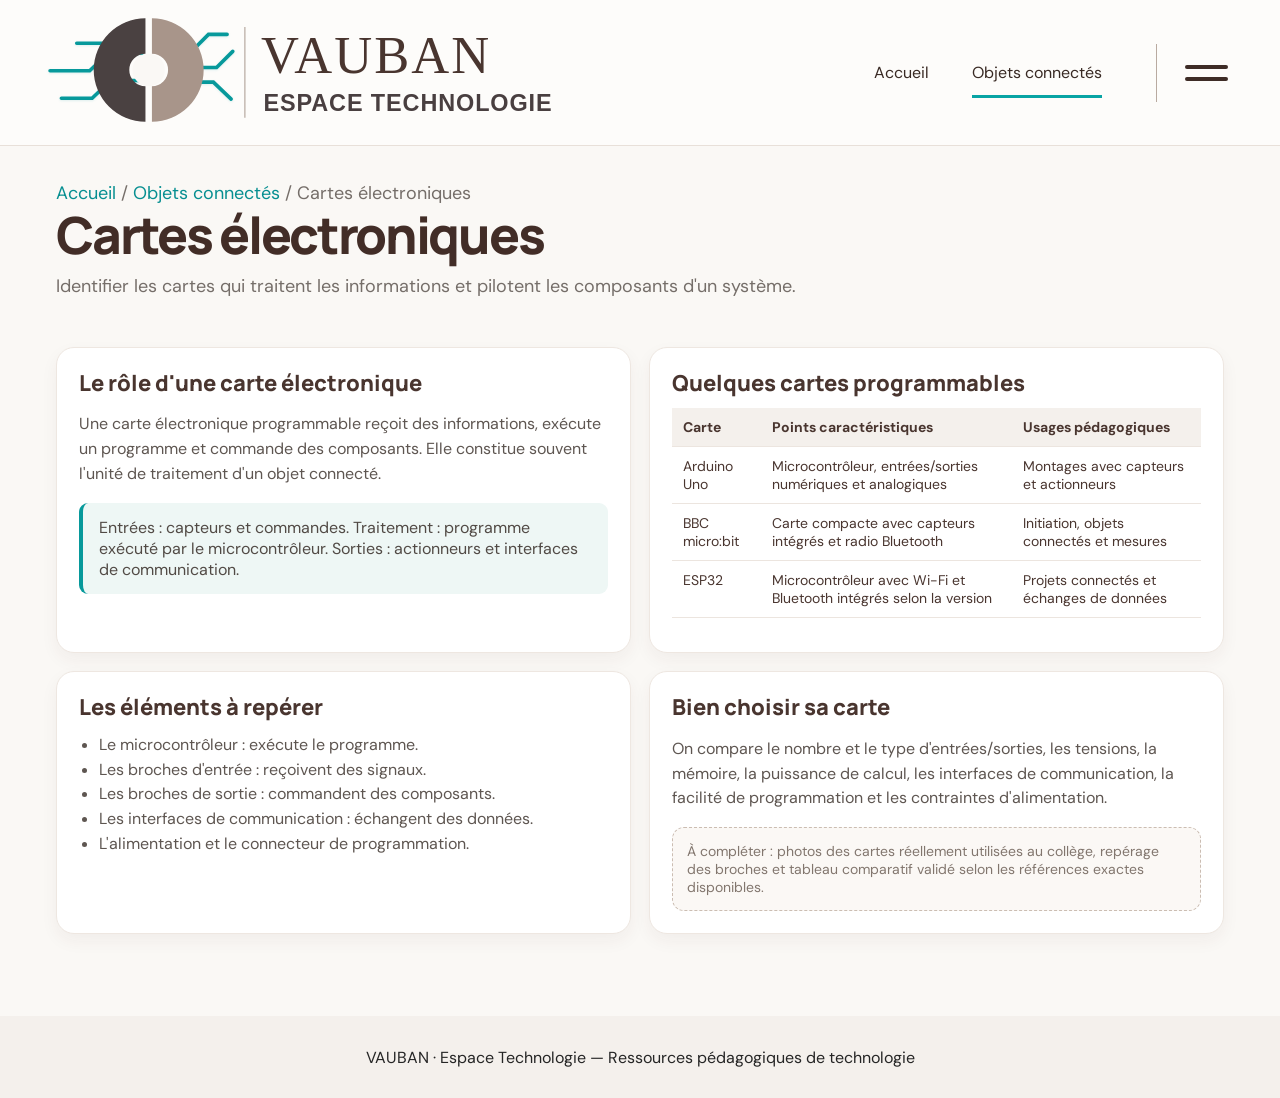
<file: systemes-intelligents/cartes/index.html>
<!doctype html>
<html lang="fr">
<head>
<meta charset="utf-8"><meta name="viewport" content="width=device-width,initial-scale=1">
<meta name="theme-color" content="#faf8f5">
<title>Cartes électroniques · VAUBAN Espace Technologie</title>
<link rel="preconnect" href="https://fonts.googleapis.com"><link rel="preconnect" href="https://fonts.gstatic.com" crossorigin>
<link href="https://fonts.googleapis.com/css2?family=DM+Sans:wght@400;500;600;700&family=Manrope:wght@500;600;700;800&display=swap" rel="stylesheet">
<link rel="stylesheet" href="../../styles.css?v=3">
<style>
.page-intro{padding:34px 0 22px}.breadcrumb{font-size:13px;color:#897b72;margin:0 0 20px}.breadcrumb a{color:#078f91;text-decoration:none}
.page-intro h1{font-size:clamp(36px,4vw,56px);margin:0 0 12px}.page-intro p{font-size:18px;color:#756e69;max-width:900px;line-height:1.55;margin:0}
.content-grid{display:grid;grid-template-columns:repeat(2,minmax(0,1fr));gap:18px;margin:24px 0 38px}
.panel{background:#fff;border:1px solid #eee7e1;border-radius:18px;padding:22px;box-shadow:0 7px 17px #4630270d}
.panel h2{font:800 22px/1.2 Manrope,sans-serif;color:#49352f;margin:0 0 12px}.panel h3{font:700 17px Manrope,sans-serif;margin:18px 0 7px;color:#49352f}
.panel p,.panel li{color:#5e5651;line-height:1.55}.panel ul{padding-left:20px;margin:8px 0}
.callout{background:#eef7f5;border-left:4px solid #07999b;padding:14px 16px;border-radius:9px;margin:15px 0;color:#514a45}
.tag{display:inline-block;background:#f1ece7;color:#806c60;border-radius:30px;padding:5px 10px;font-size:12px;font-weight:700;margin:3px 4px 3px 0}
.placeholder{border:1px dashed #cbbdb2;background:#fbf8f5;border-radius:12px;padding:14px;color:#82766e;font-size:14px}
table{width:100%;border-collapse:collapse;margin:12px 0;font-size:14px}th,td{padding:10px 11px;border-bottom:1px solid #ece5df;text-align:left;vertical-align:top}th{background:#f4f0ec;color:#49352f}
@media(max-width:760px){.content-grid{grid-template-columns:1fr}.page-intro{padding:26px 0 16px}.page-intro p{font-size:16px}.panel{padding:18px}}
</style></head>
<body>
<header class="header">
<a class="brand" href="../../" aria-label="VAUBAN Espace Technologie, accueil">
<svg class="brand-logo" viewBox="0 0 760 142" role="img" aria-label="VAUBAN Espace Technologie">
<g class="brand-circuits" fill="none" stroke="#07999b" stroke-width="4.5" stroke-linecap="round"><path d="M5 69H54L77 47H119M19 103H57L80 81H119M38 35H69L91 57M178 47L201 24H224M179 83H207L229 104M180 65H211L231 45"/></g>
<g transform="translate(59 4)"><path d="M64 0A64 64 0 0 0 64 128V84A20 20 0 0 1 64 44Z" fill="#4a4141"/><path d="M72 0A64 64 0 0 1 72 128V84A20 20 0 0 0 72 44Z" fill="#a8958a"/><circle cx="68" cy="64" r="20" fill="#faf8f5"/></g>
<path d="M246 15V127" stroke="#b7aaa0" stroke-width="1.5"/><text x="266" y="72" font-family="Georgia,serif" font-size="65" letter-spacing="2.5" fill="#49352f">VAUBAN</text><text x="269" y="119" font-family="Arial,sans-serif" font-size="29" font-weight="600" letter-spacing="1.1" fill="#493f40">ESPACE TECHNOLOGIE</text></svg></a>
<nav class="nav" aria-label="Navigation principale"><a href="../../">Accueil</a><a class="active" href="../">Objets connectés</a></nav><button class="menu" type="button" aria-label="Menu"><span></span><span></span></button>
</header>
<main>
<section class="page-intro"><p class="breadcrumb"><a href="../../">Accueil</a> / <a href="../">Objets connectés</a> / Cartes électroniques</p><h1>Cartes électroniques</h1><p>Identifier les cartes qui traitent les informations et pilotent les composants d'un système.</p></section>
<section class="content-grid">
<article class="panel"><h2>Le rôle d'une carte électronique</h2><p>Une carte électronique programmable reçoit des informations, exécute un programme et commande des composants. Elle constitue souvent l'unité de traitement d'un objet connecté.</p><div class="callout">Entrées : capteurs et commandes. Traitement : programme exécuté par le microcontrôleur. Sorties : actionneurs et interfaces de communication.</div></article>
<article class="panel"><h2>Quelques cartes programmables</h2><table><thead><tr><th>Carte</th><th>Points caractéristiques</th><th>Usages pédagogiques</th></tr></thead><tbody><tr><td>Arduino Uno</td><td>Microcontrôleur, entrées/sorties numériques et analogiques</td><td>Montages avec capteurs et actionneurs</td></tr><tr><td>BBC micro:bit</td><td>Carte compacte avec capteurs intégrés et radio Bluetooth</td><td>Initiation, objets connectés et mesures</td></tr><tr><td>ESP32</td><td>Microcontrôleur avec Wi-Fi et Bluetooth intégrés selon la version</td><td>Projets connectés et échanges de données</td></tr></tbody></table></article>
<article class="panel"><h2>Les éléments à repérer</h2><ul><li>Le microcontrôleur : exécute le programme.</li><li>Les broches d'entrée : reçoivent des signaux.</li><li>Les broches de sortie : commandent des composants.</li><li>Les interfaces de communication : échangent des données.</li><li>L'alimentation et le connecteur de programmation.</li></ul></article>
<article class="panel"><h2>Bien choisir sa carte</h2><p>On compare le nombre et le type d'entrées/sorties, les tensions, la mémoire, la puissance de calcul, les interfaces de communication, la facilité de programmation et les contraintes d'alimentation.</p><div class="placeholder">À compléter : photos des cartes réellement utilisées au collège, repérage des broches et tableau comparatif validé selon les références exactes disponibles.</div></article>
</section>
</main>
<footer class="site-footer"><div class="wrap">VAUBAN · Espace Technologie — Ressources pédagogiques de technologie</div></footer>
</body></html>
</file>
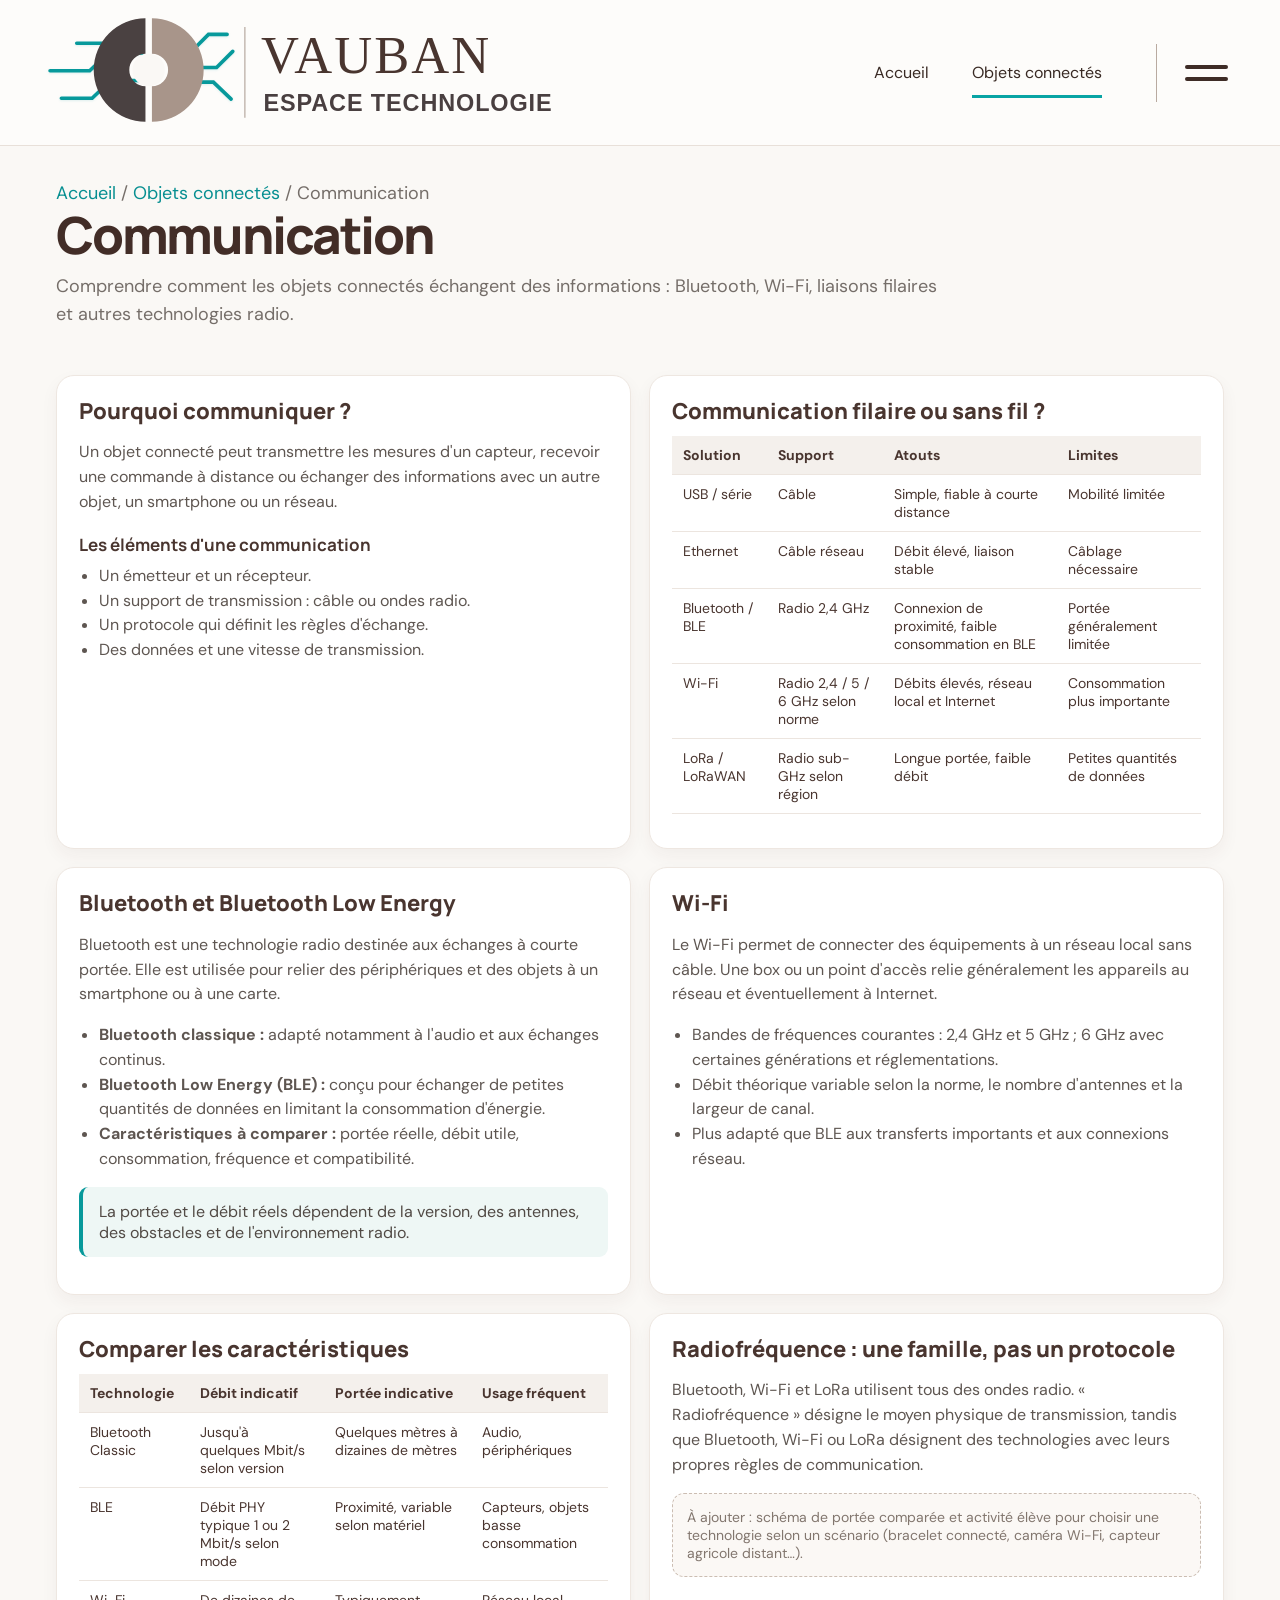
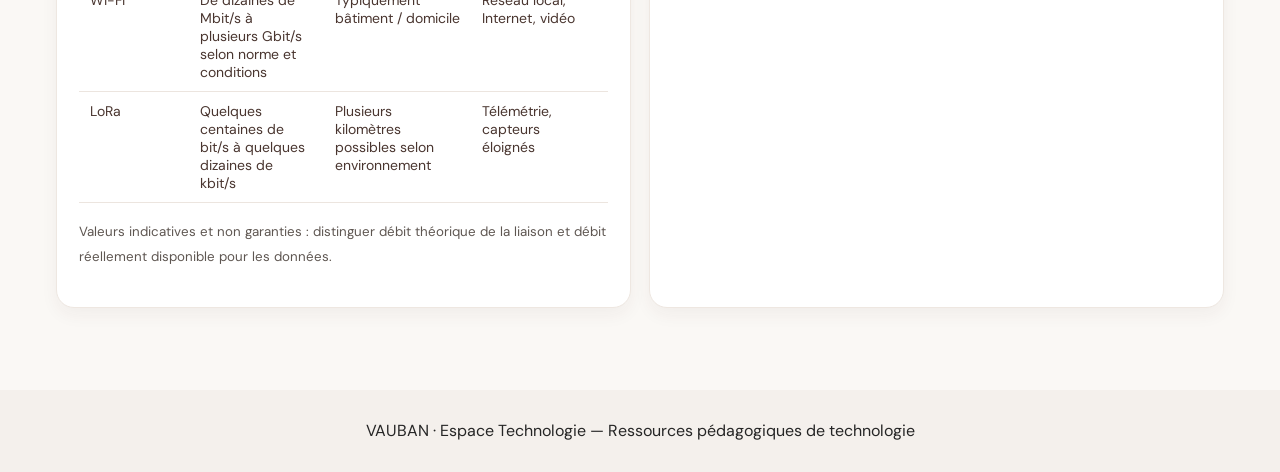
<file: systemes-intelligents/communication/index.html>
<!doctype html>
<html lang="fr">
<head>
<meta charset="utf-8"><meta name="viewport" content="width=device-width,initial-scale=1">
<meta name="theme-color" content="#faf8f5">
<title>Communication · VAUBAN Espace Technologie</title>
<link rel="preconnect" href="https://fonts.googleapis.com"><link rel="preconnect" href="https://fonts.gstatic.com" crossorigin>
<link href="https://fonts.googleapis.com/css2?family=DM+Sans:wght@400;500;600;700&family=Manrope:wght@500;600;700;800&display=swap" rel="stylesheet">
<link rel="stylesheet" href="../../styles.css?v=3">
<style>
.page-intro{padding:34px 0 22px}.breadcrumb{font-size:13px;color:#897b72;margin:0 0 20px}.breadcrumb a{color:#078f91;text-decoration:none}
.page-intro h1{font-size:clamp(36px,4vw,56px);margin:0 0 12px}.page-intro p{font-size:18px;color:#756e69;max-width:900px;line-height:1.55;margin:0}
.content-grid{display:grid;grid-template-columns:repeat(2,minmax(0,1fr));gap:18px;margin:24px 0 38px}
.panel{background:#fff;border:1px solid #eee7e1;border-radius:18px;padding:22px;box-shadow:0 7px 17px #4630270d}
.panel h2{font:800 22px/1.2 Manrope,sans-serif;color:#49352f;margin:0 0 12px}.panel h3{font:700 17px Manrope,sans-serif;margin:18px 0 7px;color:#49352f}
.panel p,.panel li{color:#5e5651;line-height:1.55}.panel ul{padding-left:20px;margin:8px 0}
.callout{background:#eef7f5;border-left:4px solid #07999b;padding:14px 16px;border-radius:9px;margin:15px 0;color:#514a45}
.tag{display:inline-block;background:#f1ece7;color:#806c60;border-radius:30px;padding:5px 10px;font-size:12px;font-weight:700;margin:3px 4px 3px 0}
.placeholder{border:1px dashed #cbbdb2;background:#fbf8f5;border-radius:12px;padding:14px;color:#82766e;font-size:14px}
table{width:100%;border-collapse:collapse;margin:12px 0;font-size:14px}th,td{padding:10px 11px;border-bottom:1px solid #ece5df;text-align:left;vertical-align:top}th{background:#f4f0ec;color:#49352f}
@media(max-width:760px){.content-grid{grid-template-columns:1fr}.page-intro{padding:26px 0 16px}.page-intro p{font-size:16px}.panel{padding:18px}}
</style></head>
<body>
<header class="header">
<a class="brand" href="../../" aria-label="VAUBAN Espace Technologie, accueil">
<svg class="brand-logo" viewBox="0 0 760 142" role="img" aria-label="VAUBAN Espace Technologie">
<g class="brand-circuits" fill="none" stroke="#07999b" stroke-width="4.5" stroke-linecap="round"><path d="M5 69H54L77 47H119M19 103H57L80 81H119M38 35H69L91 57M178 47L201 24H224M179 83H207L229 104M180 65H211L231 45"/></g>
<g transform="translate(59 4)"><path d="M64 0A64 64 0 0 0 64 128V84A20 20 0 0 1 64 44Z" fill="#4a4141"/><path d="M72 0A64 64 0 0 1 72 128V84A20 20 0 0 0 72 44Z" fill="#a8958a"/><circle cx="68" cy="64" r="20" fill="#faf8f5"/></g>
<path d="M246 15V127" stroke="#b7aaa0" stroke-width="1.5"/><text x="266" y="72" font-family="Georgia,serif" font-size="65" letter-spacing="2.5" fill="#49352f">VAUBAN</text><text x="269" y="119" font-family="Arial,sans-serif" font-size="29" font-weight="600" letter-spacing="1.1" fill="#493f40">ESPACE TECHNOLOGIE</text></svg></a>
<nav class="nav" aria-label="Navigation principale"><a href="../../">Accueil</a><a class="active" href="../">Objets connectés</a></nav><button class="menu" type="button" aria-label="Menu"><span></span><span></span></button>
</header>
<main>
<section class="page-intro"><p class="breadcrumb"><a href="../../">Accueil</a> / <a href="../">Objets connectés</a> / Communication</p><h1>Communication</h1><p>Comprendre comment les objets connectés échangent des informations : Bluetooth, Wi-Fi, liaisons filaires et autres technologies radio.</p></section>
<section class="content-grid">
<article class="panel"><h2>Pourquoi communiquer ?</h2><p>Un objet connecté peut transmettre les mesures d'un capteur, recevoir une commande à distance ou échanger des informations avec un autre objet, un smartphone ou un réseau.</p><h3>Les éléments d'une communication</h3><ul><li>Un émetteur et un récepteur.</li><li>Un support de transmission : câble ou ondes radio.</li><li>Un protocole qui définit les règles d'échange.</li><li>Des données et une vitesse de transmission.</li></ul></article>
<article class="panel"><h2>Communication filaire ou sans fil ?</h2><table><thead><tr><th>Solution</th><th>Support</th><th>Atouts</th><th>Limites</th></tr></thead><tbody><tr><td>USB / série</td><td>Câble</td><td>Simple, fiable à courte distance</td><td>Mobilité limitée</td></tr><tr><td>Ethernet</td><td>Câble réseau</td><td>Débit élevé, liaison stable</td><td>Câblage nécessaire</td></tr><tr><td>Bluetooth / BLE</td><td>Radio 2,4 GHz</td><td>Connexion de proximité, faible consommation en BLE</td><td>Portée généralement limitée</td></tr><tr><td>Wi-Fi</td><td>Radio 2,4 / 5 / 6 GHz selon norme</td><td>Débits élevés, réseau local et Internet</td><td>Consommation plus importante</td></tr><tr><td>LoRa / LoRaWAN</td><td>Radio sub-GHz selon région</td><td>Longue portée, faible débit</td><td>Petites quantités de données</td></tr></tbody></table></article>
<article class="panel"><h2>Bluetooth et Bluetooth Low Energy</h2><p>Bluetooth est une technologie radio destinée aux échanges à courte portée. Elle est utilisée pour relier des périphériques et des objets à un smartphone ou à une carte.</p><ul><li><strong>Bluetooth classique :</strong> adapté notamment à l'audio et aux échanges continus.</li><li><strong>Bluetooth Low Energy (BLE) :</strong> conçu pour échanger de petites quantités de données en limitant la consommation d'énergie.</li><li><strong>Caractéristiques à comparer :</strong> portée réelle, débit utile, consommation, fréquence et compatibilité.</li></ul><div class="callout">La portée et le débit réels dépendent de la version, des antennes, des obstacles et de l'environnement radio.</div></article>
<article class="panel"><h2>Wi-Fi</h2><p>Le Wi-Fi permet de connecter des équipements à un réseau local sans câble. Une box ou un point d'accès relie généralement les appareils au réseau et éventuellement à Internet.</p><ul><li>Bandes de fréquences courantes : 2,4 GHz et 5 GHz ; 6 GHz avec certaines générations et réglementations.</li><li>Débit théorique variable selon la norme, le nombre d'antennes et la largeur de canal.</li><li>Plus adapté que BLE aux transferts importants et aux connexions réseau.</li></ul></article>
<article class="panel"><h2>Comparer les caractéristiques</h2><table><thead><tr><th>Technologie</th><th>Débit indicatif</th><th>Portée indicative</th><th>Usage fréquent</th></tr></thead><tbody><tr><td>Bluetooth Classic</td><td>Jusqu'à quelques Mbit/s selon version</td><td>Quelques mètres à dizaines de mètres</td><td>Audio, périphériques</td></tr><tr><td>BLE</td><td>Débit PHY typique 1 ou 2 Mbit/s selon mode</td><td>Proximité, variable selon matériel</td><td>Capteurs, objets basse consommation</td></tr><tr><td>Wi-Fi</td><td>De dizaines de Mbit/s à plusieurs Gbit/s selon norme et conditions</td><td>Typiquement bâtiment / domicile</td><td>Réseau local, Internet, vidéo</td></tr><tr><td>LoRa</td><td>Quelques centaines de bit/s à quelques dizaines de kbit/s</td><td>Plusieurs kilomètres possibles selon environnement</td><td>Télémétrie, capteurs éloignés</td></tr></tbody></table><p><small>Valeurs indicatives et non garanties : distinguer débit théorique de la liaison et débit réellement disponible pour les données.</small></p></article>
<article class="panel"><h2>Radiofréquence : une famille, pas un protocole</h2><p>Bluetooth, Wi-Fi et LoRa utilisent tous des ondes radio. « Radiofréquence » désigne le moyen physique de transmission, tandis que Bluetooth, Wi-Fi ou LoRa désignent des technologies avec leurs propres règles de communication.</p><div class="placeholder">À ajouter : schéma de portée comparée et activité élève pour choisir une technologie selon un scénario (bracelet connecté, caméra Wi-Fi, capteur agricole distant…).</div></article>
</section>
</main>
<footer class="site-footer"><div class="wrap">VAUBAN · Espace Technologie — Ressources pédagogiques de technologie</div></footer>
</body></html>
</file>
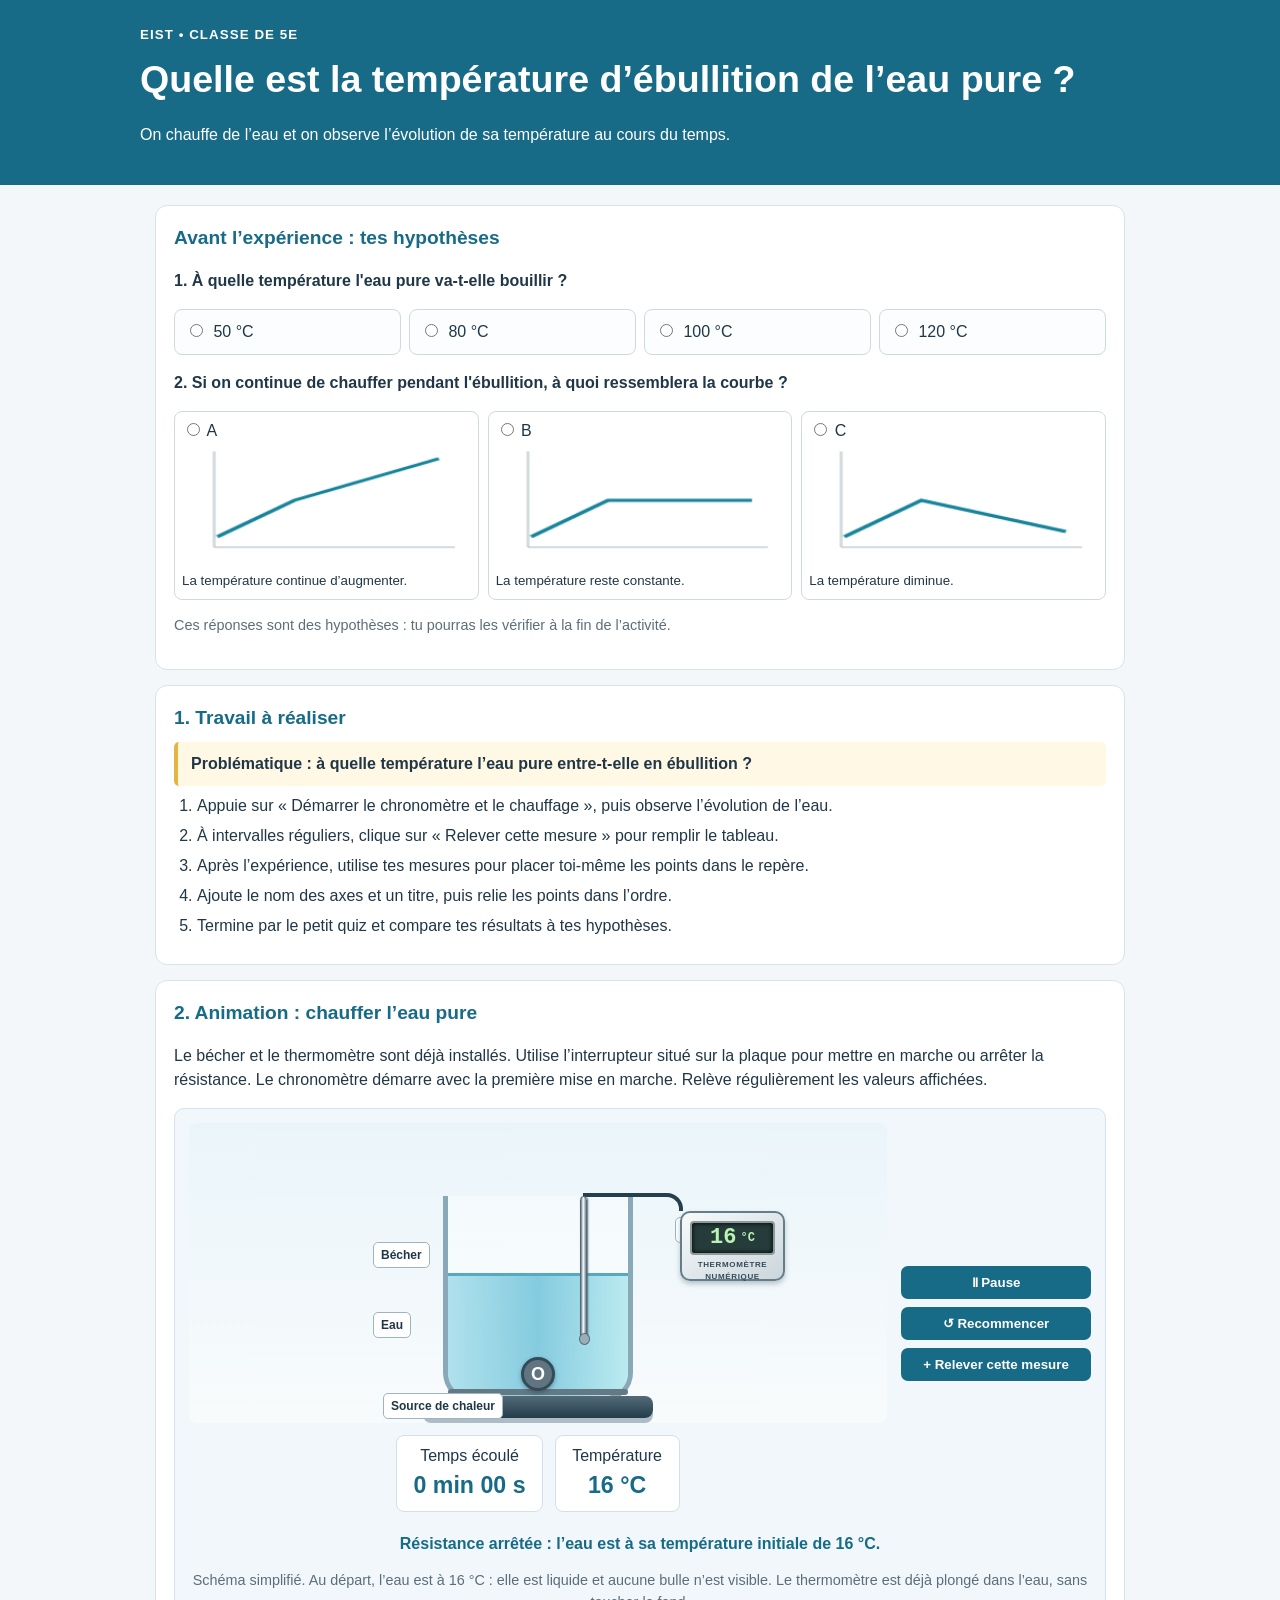
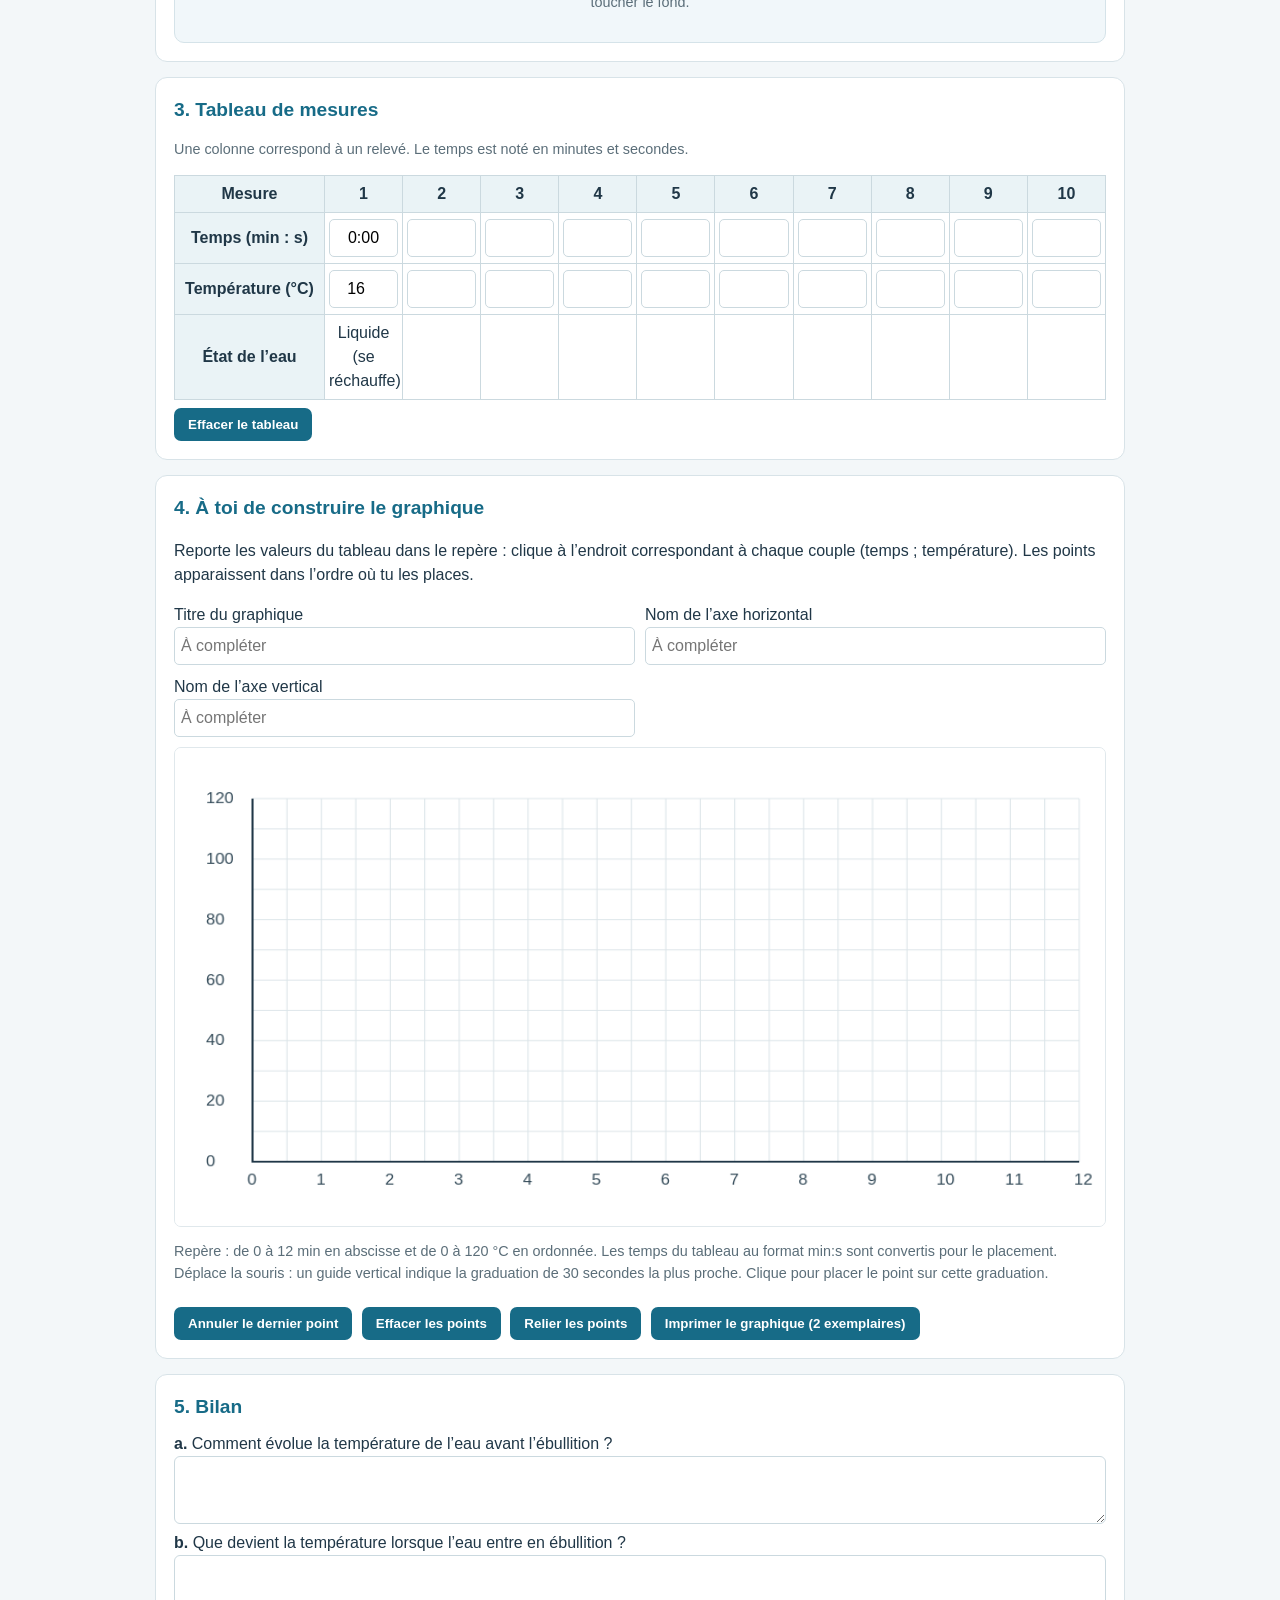
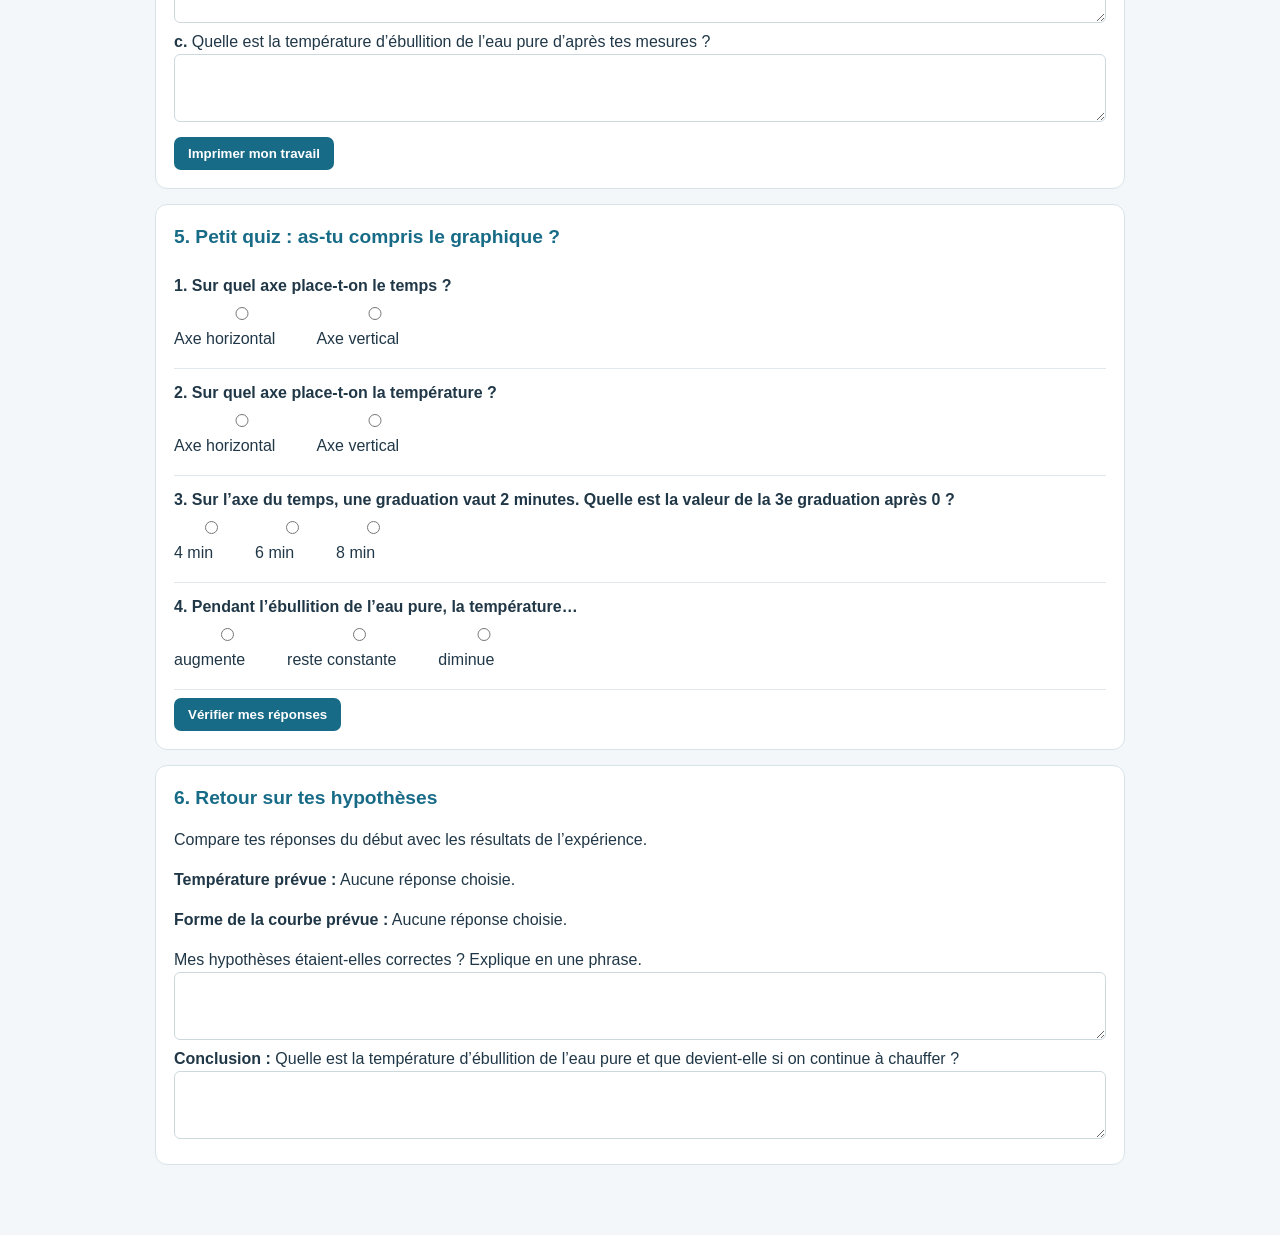
<file: activite-ebullition-eau-5e.html>
<!doctype html>
<html lang="fr">
<head>
<meta charset="utf-8">
<meta name="viewport" content="width=device-width,initial-scale=1">
<title>EIST 5e – L’ébullition de l’eau pure</title>
<style>
*{box-sizing:border-box}body{margin:0;background:#f3f7f9;color:#203747;font:16px/1.5 Arial,sans-serif}
header{background:#176b87;color:#fff;padding:22px max(18px,calc((100% - 1000px)/2))}
header small{font-weight:bold;letter-spacing:.08em;text-transform:uppercase}h1{font-size:clamp(1.7rem,4vw,2.35rem);margin:5px 0}
main{max-width:1000px;margin:20px auto;padding:0 15px 35px}.panel{background:white;border:1px solid #d8e3e8;border-radius:12px;padding:18px;margin:15px 0}
h2{font-size:1.2rem;color:#176b87;margin:0 0 10px}.question{background:#fff8e5;border-left:4px solid #e6b442;padding:10px 13px;border-radius:5px;font-weight:bold}
ol{padding-left:23px;margin:8px 0}li{margin:6px 0}
iframe{width:100%;height:420px;border:1px solid #d8e3e8;border-radius:8px}
.note{font-size:.9rem;color:#5b6e79}
table{border-collapse:collapse;width:100%;min-width:680px;table-layout:fixed}th,td{border:1px solid #cbd9df;padding:6px 4px;text-align:center}th{background:#eaf3f6}input{width:100%;max-width:100%;padding:6px;border:1px solid #cbd9df;border-radius:5px;text-align:center;font:inherit}
button{background:#176b87;color:white;border:0;border-radius:7px;padding:9px 14px;font-weight:bold;cursor:pointer;margin:8px 5px 0 0}
canvas{width:100%;height:340px;display:block;background:#fff;border:1px solid #e0e8ec;border-radius:7px}
textarea{width:100%;min-height:58px;border:1px solid #cbd9df;border-radius:6px;padding:9px;font:inherit}
@media(min-width:800px){.two{display:block}}

.animation{background:#f1f7fa;border:1px solid #d5e3e9;border-radius:10px;padding:14px}
.scene{height:300px;position:relative;display:flex;align-items:flex-end;justify-content:center;overflow:hidden;background:linear-gradient(#eaf5fa,#f8fbfc);border-radius:8px}
.beaker{position:relative;width:190px;height:205px;border:5px solid #8aa9b8;border-top:0;border-radius:0 0 28px 28px;background:rgba(255,255,255,.35);overflow:hidden;margin-bottom:22px}
.water{position:absolute;bottom:0;left:0;right:0;height:62%;background:linear-gradient(90deg,#8bd4e4aa,#4bb3d0aa,#9ce2eaaa);border-top:3px solid #55a9c2;transition:height .5s}
.heat{position:absolute;bottom:5px;width:230px;height:22px;background:linear-gradient(#536b78,#243d4b);border-radius:8px;box-shadow:0 5px 0 #aebdc5}
.heat:before{content:"";position:absolute;left:25px;right:25px;top:-7px;height:6px;border-radius:5px;background:#e5a63a;box-shadow:0 0 12px #ffb52e}
.heat{cursor:pointer;transition:filter .2s}
.heat.off:before{background:#657984;box-shadow:none}
.heat-switch{position:absolute;left:50%;bottom:32px;transform:translateX(-50%);z-index:8;width:34px;height:34px;border-radius:50%;border:3px solid #344b59;background:#d94b43;color:white;font-size:18px;font-weight:bold;display:flex;align-items:center;justify-content:center;cursor:pointer;box-shadow:0 2px 4px #23374466;padding:0;margin:0}
.heat-switch.off{background:#607580;color:#fff}
.heat-switch:focus{outline:3px solid #f0c45b;outline-offset:2px}

.probe{position:absolute;left:calc(50% + 42px);bottom:82px;width:7px;height:145px;background:linear-gradient(90deg,#687d88,#f8fbfc 45%,#718792);border:1px solid #536b78;border-radius:5px;z-index:4;box-shadow:1px 1px 2px #526875}
.probe:after{content:"";position:absolute;bottom:-5px;left:-2px;width:9px;height:10px;border-radius:50%;background:#9baeb7;border:1px solid #536b78}
.probe-wire{position:absolute;left:calc(50% + 45px);top:70px;width:100px;height:18px;border-top:4px solid #263f4d;border-right:4px solid #263f4d;border-radius:0 16px 0 0;z-index:3}
.digital-thermometer{position:absolute;left:calc(50% + 142px);bottom:142px;width:105px;height:70px;background:linear-gradient(145deg,#f7fafb,#cbd6db);border:2px solid #657d88;border-radius:10px;box-shadow:0 3px 5px #60778266;z-index:6;padding:8px}
.digital-screen{height:34px;background:#263c3b;border:2px solid #8b9b98;border-radius:4px;color:#baf3b2;display:flex;align-items:center;justify-content:center;gap:4px;font:bold 22px/1 monospace;box-shadow:inset 0 0 5px #000}
.digital-screen small{font-size:12px}
.digital-label{text-align:center;font-size:8px;letter-spacing:.08em;color:#344b59;font-weight:bold;margin-top:4px}
@media(max-width:620px){.digital-thermometer{left:calc(50% + 105px);transform:scale(.85);transform-origin:left bottom}.probe-wire{width:75px}}
.bubble{position:absolute;bottom:5px;width:9px;height:9px;border:2px solid #fff;border-radius:50%;background:#ffffff88;animation:rise 2.3s infinite ease-in;visibility:hidden}
@keyframes rise{0%{transform:translateY(0) scale(.7);opacity:0}15%{opacity:.9}100%{transform:translateY(-170px) scale(1.25);opacity:0}}
.steam{position:absolute;bottom:220px;left:calc(50% - 45px);width:90px;height:70px;opacity:0;transition:opacity .8s}
.steam:before,.steam:after{content:"";position:absolute;width:25px;height:58px;border-left:5px solid #c3d5dc;border-radius:50%;filter:blur(2px);animation:steam 2s infinite ease-in-out}
.steam:after{left:35px;animation-delay:.8s}
@keyframes steam{0%{transform:translateY(15px) scale(.8);opacity:0}50%{opacity:.8}100%{transform:translateY(-18px) scale(1.2);opacity:0}}
.readouts{display:flex;justify-content:center;gap:12px;flex-wrap:wrap;margin:12px 0}
.readout{background:white;border:1px solid #d4e0e6;border-radius:8px;padding:8px 16px;text-align:center;min-width:125px}
.readout strong{display:block;font-size:1.45rem;color:#176b87}
.animation-layout{display:grid;grid-template-columns:minmax(0,1fr) 190px;gap:14px;align-items:center}
.animation-main{min-width:0}
.anim-controls{display:flex;flex-direction:column;gap:8px;justify-content:center;flex-wrap:wrap}
.anim-controls button{margin:0;width:100%}
@media(max-width:700px){.animation-layout{grid-template-columns:1fr}.anim-controls{display:grid;grid-template-columns:repeat(2,minmax(0,1fr))}.anim-controls button{width:100%}}
.anim-status{text-align:center;font-weight:bold;color:#176b87;margin:8px}


/* Ajouts : hypothèses, schéma annoté, tracé manuel et quiz */
.hypo-options{display:grid;grid-template-columns:repeat(auto-fit,minmax(145px,1fr));gap:8px;margin:10px 0}
.choice{display:block;border:1px solid #cfdae0;border-radius:8px;padding:10px;background:#fbfdfe;cursor:pointer}
.choice input{width:auto;margin-right:6px}
.predictions{display:grid;grid-template-columns:repeat(3,1fr);gap:9px}
.prediction{border:1px solid #cfdae0;border-radius:8px;padding:7px;background:white;cursor:pointer}
.prediction input{width:auto}
.prediction canvas{height:125px;border:0}
.prediction.selected{outline:3px solid #75b9c8}
.scene-label{position:absolute;background:#fff;border:1px solid #9db5c1;border-radius:5px;padding:3px 7px;font-size:12px;font-weight:bold;z-index:5}
.lab-beaker{left:calc(50% - 165px);bottom:155px}.lab-water{left:calc(50% - 165px);bottom:85px}.lab-heat{left:calc(50% - 155px);bottom:4px}.lab-thermo{right:calc(50% - 190px);bottom:180px}
.thermo{right:auto;left:calc(50% + 62px);bottom:83px;height:160px;width:16px}
.thermo:after{width:19px;height:19px;left:-4px}
.graph-inputs{display:grid;grid-template-columns:1fr 1fr;gap:10px;margin:10px 0}
.graph-inputs input{max-width:none;text-align:left}
#studentGraph{height:480px;cursor:crosshair;touch-action:manipulation}
.quiz-q{padding:12px 0;border-bottom:1px solid #e1e9ed}
.quiz-q label{display:inline-block;font-weight:normal;margin:5px 12px 5px 0}
.feedback{font-weight:bold;margin-top:8px}

.setup-box{background:#fff8e8;border:1px solid #ead9a9;border-radius:8px;padding:12px;margin:12px 0}
.setup-box ol{margin:6px 0 6px 22px}
.scene .scene-label{pointer-events:none}


.operation-log{background:#fff;border:1px solid #d8e3e8;border-radius:7px;padding:9px 12px;margin:10px 0}
.operation-log ol{margin:6px 0 2px 22px;padding:0}
.operation-log li{margin:4px 0}
.operation-log .waiting{color:#7b8b94;font-style:italic}
.operation-log .done{color:#205d42}

@media print{
 @page{size:A4 portrait;margin:7mm}
 body.print-graphs *{visibility:hidden!important}
 body.print-graphs #graphPrintArea,body.print-graphs #graphPrintArea *{visibility:visible!important}
 body.print-graphs #graphPrintArea{display:block!important;position:absolute;left:0;top:0;width:100%;padding:0}
 body.print-graphs .print-copy{height:139mm;overflow:hidden;padding:2mm 1mm;border-bottom:1px dashed #777;break-inside:avoid}
 body.print-graphs .print-copy:last-child{border-bottom:0}
 body.print-graphs .print-copy h3{font-size:11pt;margin:0 0 1mm}
 body.print-graphs .print-copy table{width:100%;min-width:0;border-collapse:collapse;table-layout:fixed;font-size:7.5pt;margin-bottom:1mm}
 body.print-graphs .print-copy th,body.print-graphs .print-copy td{border:1px solid #555;padding:1mm 0;text-align:center;overflow-wrap:anywhere}
 body.print-graphs .print-copy canvas{display:block;width:100%;height:91mm!important;border:0}
}

@media print{body{background:white}.panel{break-inside:avoid}button{display:none}iframe{height:250px}}
</style>
</head>
<body>
<header><small>EIST • Classe de 5e</small><h1>Quelle est la température d’ébullition de l’eau pure ?</h1>
<p>On chauffe de l’eau et on observe l’évolution de sa température au cours du temps.</p></header>
<main>
<section class="panel">
<h2>Avant l’expérience : tes hypothèses</h2>
<p><b>1. À quelle température l'eau pure va-t-elle bouillir ?</b></p>
<div class="hypo-options" id="boilChoices">
 <label class="choice"><input type="radio" name="boilHyp" value="50"> 50 °C</label>
 <label class="choice"><input type="radio" name="boilHyp" value="80"> 80 °C</label>
 <label class="choice"><input type="radio" name="boilHyp" value="100"> 100 °C</label>
 <label class="choice"><input type="radio" name="boilHyp" value="120"> 120 °C</label>
</div>
<p><b>2. Si on continue de chauffer pendant l'ébullition, à quoi ressemblera la courbe ?</b></p>
<div class="predictions" id="predictions">
 <label class="prediction"><input type="radio" name="curveHyp" value="rise"> A
  <canvas id="predA" width="180" height="120"></canvas><small>La température continue d’augmenter.</small>
 </label>
 <label class="prediction"><input type="radio" name="curveHyp" value="flat"> B
  <canvas id="predB" width="180" height="120"></canvas><small>La température reste constante.</small>
 </label>
 <label class="prediction"><input type="radio" name="curveHyp" value="fall"> C
  <canvas id="predC" width="180" height="120"></canvas><small>La température diminue.</small>
 </label>
</div>
<p class="note">Ces réponses sont des hypothèses : tu pourras les vérifier à la fin de l’activité.</p>
</section>
<section class="panel">
<h2>1. Travail à réaliser</h2>
<div class="question">Problématique : à quelle température l’eau pure entre-t-elle en ébullition ?</div>
<ol>
<li>Appuie sur « Démarrer le chronomètre et le chauffage », puis observe l’évolution de l’eau.</li>
<li>À intervalles réguliers, clique sur « Relever cette mesure » pour remplir le tableau.</li>
<li>Après l’expérience, utilise tes mesures pour placer toi-même les points dans le repère.</li>
<li>Ajoute le nom des axes et un titre, puis relie les points dans l’ordre.</li>
<li>Termine par le petit quiz et compare tes résultats à tes hypothèses.</li>
</ol>
</section>
<section class="panel">
<h2>2. Animation : chauffer l’eau pure</h2>
<p>Le bécher et le thermomètre sont déjà installés. Utilise l’interrupteur situé sur la plaque pour mettre en marche ou arrêter la résistance. Le chronomètre démarre avec la première mise en marche. Relève régulièrement les valeurs affichées.</p>
<div class="animation">
 <div class="animation-layout">
 <div class="animation-main">
 <div class="scene" aria-label="Animation schématique d'un bécher d'eau chauffé">
  <div class="steam" id="steam"></div>
  <span class="scene-label lab-beaker">Bécher</span>
  <span class="scene-label lab-water">Eau</span>
  <span class="scene-label lab-thermo">Sonde</span>
  <span class="scene-label lab-heat">Source de chaleur</span>
  <div class="beaker" id="beaker" draggable="true" title="Déplace le bécher sur la résistance">
   <div class="water" id="water">
    
   </div>
  </div>
  <div class="probe" id="probe" title="Sonde de température plongée dans l’eau"></div>
  <div class="probe-wire" aria-hidden="true"></div>
  <div class="digital-thermometer"><div class="digital-screen"><span id="digitalTemp">16</span><small>°C</small></div><div class="digital-label">THERMOMÈTRE NUMÉRIQUE</div></div>
  <div class="heat off" id="heater" title="Plaque chauffante"></div><button type="button" class="heat-switch off" id="heaterSwitch" aria-label="Mettre la résistance en marche" title="Interrupteur de la résistance">O</button>
 </div>
 <div class="readouts">
  <div class="readout">Temps écoulé<strong><span id="simTime">0 min 00 s</span></strong></div>
  <div class="readout">Température<strong><span id="simTemp">16</span> °C</strong></div>
 </div>
 </div>
 <div class="anim-controls">
  <button type="button" id="pauseSim">Ⅱ Pause</button>
  <button type="button" id="resetSim">↺ Recommencer</button>
  <button type="button" id="takeReading" disabled>+ Relever cette mesure</button>
 </div>
 </div>
 <div class="anim-status" id="simStatus">L’expérience est prête. Appuie sur l’interrupteur pour mettre la résistance en marche.</div>
 <p class="note" style="text-align:center">Schéma simplifié. Au départ, l’eau est à 16 °C : elle est liquide et aucune bulle n’est visible. Le thermomètre est déjà plongé dans l’eau, sans toucher le fond.</p>
</div>
</section>
<section class="panel">
<h2>3. Tableau de mesures</h2>
<p class="note">Une colonne correspond à un relevé. Le temps est noté en minutes et secondes.</p>
<div style="overflow-x:auto">
<table id="measureTable">
<thead><tr><th style="width:150px">Mesure</th><th>1</th><th>2</th><th>3</th><th>4</th><th>5</th><th>6</th><th>7</th><th>8</th><th>9</th><th>10</th></tr></thead>
<tbody>
<tr id="timeRow"><th>Temps (min : s)</th><td><input class="time-cell" type="text" value="0:00" aria-label="Temps mesure 1" readonly></td><td><input class="time-cell" type="text" aria-label="Temps mesure 2"></td><td><input class="time-cell" type="text" aria-label="Temps mesure 3"></td><td><input class="time-cell" type="text" aria-label="Temps mesure 4"></td><td><input class="time-cell" type="text" aria-label="Temps mesure 5"></td><td><input class="time-cell" type="text" aria-label="Temps mesure 6"></td><td><input class="time-cell" type="text" aria-label="Temps mesure 7"></td><td><input class="time-cell" type="text" aria-label="Temps mesure 8"></td><td><input class="time-cell" type="text" aria-label="Temps mesure 9"></td><td><input class="time-cell" type="text" aria-label="Temps mesure 10"></td></tr>
<tr id="tempRow"><th>Température (°C)</th><td><input class="temp-cell" type="number" step="1" value="16" aria-label="Température mesure 1" readonly></td><td><input class="temp-cell" type="number" step="1" aria-label="Température mesure 2"></td><td><input class="temp-cell" type="number" step="1" aria-label="Température mesure 3"></td><td><input class="temp-cell" type="number" step="1" aria-label="Température mesure 4"></td><td><input class="temp-cell" type="number" step="1" aria-label="Température mesure 5"></td><td><input class="temp-cell" type="number" step="1" aria-label="Température mesure 6"></td><td><input class="temp-cell" type="number" step="1" aria-label="Température mesure 7"></td><td><input class="temp-cell" type="number" step="1" aria-label="Température mesure 8"></td><td><input class="temp-cell" type="number" step="1" aria-label="Température mesure 9"></td><td><input class="temp-cell" type="number" step="1" aria-label="Température mesure 10"></td></tr>
<tr id="stateRow"><th>État de l’eau</th><td class="state-cell" aria-label="État de l’eau mesure 1">Liquide (se réchauffe)</td><td class="state-cell" aria-label="État de l’eau mesure 2"></td><td class="state-cell" aria-label="État de l’eau mesure 3"></td><td class="state-cell" aria-label="État de l’eau mesure 4"></td><td class="state-cell" aria-label="État de l’eau mesure 5"></td><td class="state-cell" aria-label="État de l’eau mesure 6"></td><td class="state-cell" aria-label="État de l’eau mesure 7"></td><td class="state-cell" aria-label="État de l’eau mesure 8"></td><td class="state-cell" aria-label="État de l’eau mesure 9"></td><td class="state-cell" aria-label="État de l’eau mesure 10"></td></tr>
</tbody></table></div>
<button id="reset" type="button">Effacer le tableau</button>
</section>
<section class="panel">
<h2>4. À toi de construire le graphique</h2>
<p>Reporte les valeurs du tableau dans le repère : clique à l’endroit correspondant à chaque couple (temps ; température). Les points apparaissent dans l’ordre où tu les places.</p>
<div class="graph-inputs">
 <label>Titre du graphique<input id="graphTitle" type="text" placeholder="À compléter"></label>
 <label>Nom de l’axe horizontal<input id="xLabel" type="text" placeholder="À compléter"></label>
 <label>Nom de l’axe vertical<input id="yLabel" type="text" placeholder="À compléter"></label>
</div>
<canvas id="studentGraph" width="900" height="520"></canvas>
<p class="note" id="plotHelp">Repère : de 0 à 12 min en abscisse et de 0 à 120 °C en ordonnée. Les temps du tableau au format min:s sont convertis pour le placement. Déplace la souris : un guide vertical indique la graduation de 30 secondes la plus proche. Clique pour placer le point sur cette graduation.</p>
<button type="button" id="undoPoint">Annuler le dernier point</button>
<button type="button" id="clearPoints">Effacer les points</button>
<button type="button" id="joinPoints">Relier les points</button>
<button type="button" id="printGraphs">Imprimer le graphique (2 exemplaires)</button>
<div id="graphPrintArea" style="display:none">
 <div class="print-copy"><h3>Tableau de mesures et graphique – Élève 1</h3><div class="print-table"></div><canvas id="printGraph1" width="900" height="430"></canvas></div>
 <div class="print-copy"><h3>Tableau de mesures et graphique – Élève 2</h3><div class="print-table"></div><canvas id="printGraph2" width="900" height="430"></canvas></div>
</div>
</section>
</div>
<section class="panel">
<h2>5. Bilan</h2>
<label for="a"><b>a.</b> Comment évolue la température de l’eau avant l’ébullition ?</label>
<textarea id="a"></textarea>
<label for="b"><b>b.</b> Que devient la température lorsque l’eau entre en ébullition ?</label>
<textarea id="b"></textarea>
<label for="c"><b>c.</b> Quelle est la température d’ébullition de l’eau pure d’après tes mesures ?</label>
<textarea id="c"></textarea>
<button type="button" onclick="window.print()">Imprimer mon travail</button>
</section>
<section class="panel">
<h2>5. Petit quiz : as-tu compris le graphique ?</h2>
<div class="quiz-q"><b>1. Sur quel axe place-t-on le temps ?</b><br>
<label><input type="radio" name="q1" value="x"> Axe horizontal</label>
<label><input type="radio" name="q1" value="y"> Axe vertical</label></div>
<div class="quiz-q"><b>2. Sur quel axe place-t-on la température ?</b><br>
<label><input type="radio" name="q2" value="x"> Axe horizontal</label>
<label><input type="radio" name="q2" value="y"> Axe vertical</label></div>
<div class="quiz-q"><b>3. Sur l’axe du temps, une graduation vaut 2 minutes. Quelle est la valeur de la 3e graduation après 0 ?</b><br>
<label><input type="radio" name="q3" value="4"> 4 min</label>
<label><input type="radio" name="q3" value="6"> 6 min</label>
<label><input type="radio" name="q3" value="8"> 8 min</label></div>
<div class="quiz-q"><b>4. Pendant l’ébullition de l’eau pure, la température…</b><br>
<label><input type="radio" name="q4" value="augmente"> augmente</label>
<label><input type="radio" name="q4" value="stable"> reste constante</label>
<label><input type="radio" name="q4" value="diminue"> diminue</label></div>
<button type="button" id="checkQuiz">Vérifier mes réponses</button><span class="feedback" id="quizFeedback"></span>
</section>
<section class="panel">
<h2>6. Retour sur tes hypothèses</h2>
<p>Compare tes réponses du début avec les résultats de l’expérience.</p>
<p><b>Température prévue :</b> <span id="hypTempReview">Aucune réponse choisie.</span></p>
<p><b>Forme de la courbe prévue :</b> <span id="hypCurveReview">Aucune réponse choisie.</span></p>
<label for="review">Mes hypothèses étaient-elles correctes ? Explique en une phrase.</label>
<textarea id="review"></textarea>
<label for="conclusion"><b>Conclusion :</b> Quelle est la température d’ébullition de l’eau pure et que devient-elle si on continue à chauffer ?</label>
<textarea id="conclusion"></textarea>
</section>
</main>
<script>

const timeCells=[...document.querySelectorAll('.time-cell')],tempCells=[...document.querySelectorAll('.temp-cell')],stateCells=[...document.querySelectorAll('.state-cell')];
function parseClock(value){
 const m=value.trim().match(/^(?:(\d+)\s*[:m]\s*)?(\d{1,2})\s*s?$/i);
 if(!m)return null;
 const mins=m[1]?Number(m[1]):0,secs=Number(m[2]);
 if(secs>=60)return null;
 return mins*60+secs;
}
function data(){
 return timeCells.map((el,i)=>({sec:parseClock(el.value),temp:tempCells[i].value.trim()===''?null:Number(tempCells[i].value)}))
 .filter(p=>p.sec!==null&&p.temp!==null&&Number.isFinite(p.temp)).map(p=>[p.sec/60,p.temp]).sort((a,b)=>a[0]-b[0]);
}
document.getElementById('reset').onclick=()=>{[...timeCells,...tempCells].forEach(el=>el.value='');stateCells.forEach(el=>el.textContent='');timeCells[0].value='0:00';tempCells[0].value='16';stateCells[0].textContent='Liquide';};
const graph=document.getElementById('studentGraph'),gctx=graph.getContext('2d');
let placed=[],joined=false,hoverTime=null;
function snapTime(seconds){return Math.max(0,Math.min(12,Math.round(seconds*2)/2));}
function formatTime(minutes){
 const total=Math.round(minutes*60),m=Math.floor(total/60),sec=total%60;
 return m+' min '+String(sec).padStart(2,'0')+' s';
}
function drawGrid(c,points=[],connect=false,title='',xl='',yl=''){
 const cctx=c.getContext('2d'),W=c.width,H=c.height,L=75,R=25,T=55,B=70;
 cctx.clearRect(0,0,W,H);cctx.fillStyle='#fff';cctx.fillRect(0,0,W,H);
 const X=v=>L+v/12*(W-L-R),Y=v=>H-B-v/120*(H-T-B);
 cctx.strokeStyle='#dce5e9';cctx.lineWidth=1;cctx.font='16px Arial';cctx.fillStyle='#344b59';
 for(let v=0;v<=12.0001;v+=0.5){cctx.beginPath();cctx.moveTo(X(v),T);cctx.lineTo(X(v),H-B);cctx.stroke();if(Math.abs(v-Math.round(v))<0.001)cctx.fillText(v,X(v)-5,H-B+25)}
 for(let v=0;v<=120;v+=10){cctx.beginPath();cctx.moveTo(L,Y(v));cctx.lineTo(W-R,Y(v));cctx.stroke();if(v%20===0)cctx.fillText(v,30,Y(v)+5)}
 cctx.strokeStyle='#203747';cctx.lineWidth=2;cctx.beginPath();cctx.moveTo(L,T);cctx.lineTo(L,H-B);cctx.lineTo(W-R,H-B);cctx.stroke();
 cctx.fillStyle='#203747';cctx.font='bold 19px Arial';cctx.textAlign='center';if(title)cctx.fillText(title,W/2,27);
 cctx.font='17px Arial';if(xl)cctx.fillText(xl,(L+W-R)/2,H-12);
 cctx.save();cctx.translate(20,(T+H-B)/2);cctx.rotate(-Math.PI/2);if(yl)cctx.fillText(yl,0,0);cctx.restore();cctx.textAlign='left';
 if(connect&&points.length>1){cctx.strokeStyle='#176b87';cctx.lineWidth=3;cctx.beginPath();points.forEach((p,i)=>i?cctx.lineTo(X(p[0]),Y(p[1])):cctx.moveTo(X(p[0]),Y(p[1])));cctx.stroke()}
 points.forEach((p,i)=>{const x=X(p[0]),y=Y(p[1]),r=7;cctx.strokeStyle='#c47b12';cctx.lineWidth=2.5;cctx.beginPath();cctx.moveTo(x-r,y);cctx.lineTo(x+r,y);cctx.moveTo(x,y-r);cctx.lineTo(x,y+r);cctx.stroke();cctx.fillStyle='#203747';cctx.font='13px Arial';cctx.fillText(String(i+1),x+9,y-8)});
}
function draw(){
 drawGrid(graph,placed,joined,document.getElementById('graphTitle').value,document.getElementById('xLabel').value,document.getElementById('yLabel').value);
 if(hoverTime!==null){
  const L=75,R=25,T=55,B=70,W=graph.width,H=graph.height,x=L+hoverTime/12*(W-L-R);
  gctx.save();gctx.strokeStyle='#d47b18';gctx.lineWidth=2;gctx.setLineDash([7,5]);gctx.beginPath();gctx.moveTo(x,T);gctx.lineTo(x,H-B);gctx.stroke();gctx.setLineDash([]);
  const label=formatTime(hoverTime);gctx.font='bold 15px Arial';const w=gctx.measureText(label).width+14;
  gctx.fillStyle='#fff4d9';gctx.strokeStyle='#d47b18';gctx.lineWidth=1;gctx.fillRect(Math.min(Math.max(x-w/2,L),W-R-w),T+5,w,25);gctx.strokeRect(Math.min(Math.max(x-w/2,L),W-R-w),T+5,w,25);
  gctx.fillStyle='#70420b';gctx.textAlign='center';gctx.fillText(label,Math.min(Math.max(x-w/2,L),W-R-w)+w/2,T+23);gctx.restore();
 }
}
function graphCoordinates(ev){
 const r=graph.getBoundingClientRect(),px=(ev.clientX-r.left)*graph.width/r.width,py=(ev.clientY-r.top)*graph.height/r.height;
 const L=75,R=25,T=55,B=70;
 if(px<L||px>graph.width-R||py<T||py>graph.height-B)return null;
 const rawMinutes=(px-L)/(graph.width-L-R)*12;
 return {time:snapTime(rawMinutes),temp:Math.round((graph.height-B-py)/(graph.height-T-B)*120)};
}
graph.addEventListener('mousemove',ev=>{const p=graphCoordinates(ev);hoverTime=p?p.time:null;draw();});
graph.addEventListener('mouseleave',()=>{hoverTime=null;draw();});
graph.addEventListener('click',ev=>{
 const p=graphCoordinates(ev);if(!p)return;
 placed.push([p.time,p.temp]);joined=false;draw();
});
['graphTitle','xLabel','yLabel'].forEach(id=>document.getElementById(id).addEventListener('input',draw));
document.getElementById('undoPoint').onclick=()=>{placed.pop();draw()};
document.getElementById('clearPoints').onclick=()=>{placed=[];joined=false;draw()};
document.getElementById('joinPoints').onclick=()=>{joined=true;draw()};
document.getElementById('printGraphs').onclick=()=>{
 const title=document.getElementById('graphTitle').value||'Graphique – Évolution de la température';
 const printRows = [
  ['Temps (min:s)', ...timeCells.map(el=>el.value.trim())],
  ['Température (°C)', ...tempCells.map(el=>el.value.trim())],
  ['État de l’eau', ...stateCells.map(el=>el.textContent.trim())]
 ];
 const tableHtml='<table><tbody>'+printRows.map(row=>'<tr>'+row.map((v,i)=>i===0?'<th>'+v+'</th>':'<td>'+v+'</td>').join('')+'</tr>').join('')+'</tbody></table>';
 document.querySelectorAll('#graphPrintArea .print-table').forEach(el=>el.innerHTML=tableHtml);
 drawGrid(document.getElementById('printGraph1'),placed,joined,title,document.getElementById('xLabel').value,document.getElementById('yLabel').value);
 drawGrid(document.getElementById('printGraph2'),placed,joined,title,document.getElementById('xLabel').value,document.getElementById('yLabel').value);
 document.getElementById('graphPrintArea').style.display='block';document.body.classList.add('print-graphs');window.print();document.body.classList.remove('print-graphs');document.getElementById('graphPrintArea').style.display='none';
};
document.getElementById('checkQuiz').onclick=()=>{
 const answers={q1:'x',q2:'y',q3:'6',q4:'stable'};let score=0;
 for(const [q,a] of Object.entries(answers)){if(document.querySelector(`input[name="${q}"]:checked`)?.value===a)score++}
 document.getElementById('quizFeedback').textContent=` Résultat : ${score}/4 bonnes réponses.`;
};
document.querySelectorAll('input[name="boilHyp"],input[name="curveHyp"]').forEach(el=>el.addEventListener('change',()=>{
 const t=document.querySelector('input[name="boilHyp"]:checked')?.value;
 const c=document.querySelector('input[name="curveHyp"]:checked')?.value;
 document.getElementById('hypTempReview').textContent=t?`${t} °C`:'Aucune réponse choisie.';
 document.getElementById('hypCurveReview').textContent=({rise:'La température continue d’augmenter.',flat:'La température reste constante.',fall:'La température diminue.'})[c]||'Aucune réponse choisie.';
}));
function drawPrediction(id,type){
 const c=document.getElementById(id),x=c.getContext('2d');x.clearRect(0,0,c.width,c.height);x.strokeStyle='#aab9c1';x.beginPath();x.moveTo(20,8);x.lineTo(20,100);x.lineTo(170,100);x.stroke();x.strokeStyle='#16839a';x.lineWidth=3;x.beginPath();x.moveTo(22,90);x.lineTo(70,55);if(type==='rise')x.lineTo(160,15);else if(type==='flat')x.lineTo(160,55);else x.lineTo(160,85);x.stroke();
}
drawPrediction('predA','rise');drawPrediction('predB','flat');drawPrediction('predC','fall');
document.querySelectorAll('.prediction').forEach(el=>el.addEventListener('click',()=>{document.querySelectorAll('.prediction').forEach(e=>e.classList.remove('selected'));el.classList.add('selected')}));
draw();
// Chronomètre et chauffage démarrent ensemble.
let simElapsed=0, simRunning=false, simTimer=null;
const simDuration=240; // 12 minutes simulées ; 1 seconde réelle = 2 secondes simulées
const timeOut=document.getElementById('simTime'),tempOut=document.getElementById('simTemp');
const statusOut=document.getElementById('simStatus'),steam=document.getElementById('steam');
const water=document.getElementById('water'),digitalTempOut=document.getElementById('digitalTemp');
const startButton=document.createElement('button'),readingButton=document.getElementById('takeReading');
const heater=document.getElementById('heater'),heaterSwitch=document.getElementById('heaterSwitch');
let simTemperatureValue=16, resistanceOn=false, experimentStarted=false;
function waterState(temp){return temp>=100?'Ébullition (liquide + vapeur)':'Liquide';}
// Création de nombreuses bulles : leur nombre augmente progressivement avec la température.
const bubbleLayer=water;
const bubbleCount=30;
for(let i=0;i<bubbleCount;i++){
 const b=document.createElement('i');
 b.className='bubble';
 b.style.left=(7+((i*37)%87))+'%';
 const size=5+((i*13)%8);
 b.style.width=size+'px';b.style.height=size+'px';
 b.style.animationDelay=(-((i*0.41)%2.4))+'s';
 b.style.visibility='hidden';
 bubbleLayer.appendChild(b);
}
function renderSim(){
 const totalSeconds=Math.round(simElapsed*2),mm=Math.floor(totalSeconds/60),ss=totalSeconds%60;
 const temp=Math.round(simTemperatureValue);
 timeOut.textContent=`${mm} min ${String(ss).padStart(2,'0')} s`;tempOut.textContent=temp;
 digitalTempOut.textContent=temp;
 water.style.height=(62+(temp-20)*.12)+'%';
 const boiling=temp>=100;
 const firstBubbles=temp>=70 && !boiling;
 steam.style.opacity=boiling?'1':'0';
 const visibleBubbles=temp<70?0:Math.min(bubbleCount,2+Math.round((temp-70)/30*(bubbleCount-2)));
 bubbleLayer.querySelectorAll('.bubble').forEach((b,i)=>{
   b.style.animationDuration=(boiling?'1.05s':(2.0-(temp-70)*0.018)+'s');
   b.style.animationPlayState=i<visibleBubbles?'running':'paused';
   b.style.visibility=i<visibleBubbles?'visible':'hidden';
 });
 if(boiling && resistanceOn) statusOut.textContent='Ébullition : de nombreuses bulles de vapeur se forment dans toute l’eau. La température reste à 100 °C.';
 else if(!resistanceOn && temp>16) statusOut.textContent='Résistance arrêtée : l’eau refroidit progressivement.';
 else if(!resistanceOn) statusOut.textContent='Résistance arrêtée : l’eau est à sa température initiale de 16 °C.';
 else if(firstBubbles) statusOut.textContent='De petites bulles apparaissent de plus en plus nombreuses : l’eau approche de l’ébullition.';
 else statusOut.textContent='Résistance en marche : l’eau se réchauffe. À 16 °C, aucune bulle n’est visible.';
 if(simElapsed>=simDuration){stopSim();statusOut.textContent='Fin de la simulation : l’eau a bouilli à 100 °C pendant plusieurs minutes.';}
}
function stopSim(){simRunning=false;if(simTimer){clearInterval(simTimer);simTimer=null;}document.getElementById('pauseSim').disabled=true;}
function startClock(){
 if(simRunning || simElapsed>=simDuration)return;
 simRunning=true;
 readingButton.disabled=false;
 document.getElementById('pauseSim').disabled=false;
 simTimer=setInterval(()=>{
   simElapsed=Math.min(simDuration,simElapsed+0.1);
   if(resistanceOn){
     simTemperatureValue=Math.min(100,simTemperatureValue+0.0933333);
   }else{
     simTemperatureValue=Math.max(16,simTemperatureValue-0.04);
   }
   renderSim();
   if(simElapsed>=simDuration){
     stopSim();
     resistanceOn=false;
     startButton.textContent='⏻ Mettre la résistance en marche';
 heater.classList.toggle('off',!resistanceOn);heaterSwitch.classList.toggle('off',!resistanceOn);heaterSwitch.textContent=resistanceOn?'I':'O';
     statusOut.textContent='Fin de l’expérience : le chronomètre a atteint 12 minutes.';
   }
 },100);
}
startButton.addEventListener('click',()=>{
 if(simElapsed>=simDuration)return;
 if(!experimentStarted){experimentStarted=true;startClock();}
 resistanceOn=!resistanceOn;
 startButton.textContent=resistanceOn?'⏻ Arrêter la résistance':'⏻ Remettre la résistance en marche';
 heater.classList.toggle('off',!resistanceOn);heaterSwitch.classList.toggle('off',!resistanceOn);heaterSwitch.textContent=resistanceOn?'I':'O';
 statusOut.textContent=resistanceOn?'Résistance en marche : l’eau chauffe.':'Résistance arrêtée : l’eau refroidit progressivement vers 16 °C.';
});
document.getElementById('pauseSim').addEventListener('click',()=>{
 if(simRunning){stopSim();statusOut.textContent='Chronomètre en pause. Appuie sur l’interrupteur pour changer l’état de la résistance.';}
 else if(experimentStarted){startClock();statusOut.textContent=resistanceOn?'Chronomètre repris : la résistance chauffe.':'Chronomètre repris : l’eau refroidit.';}
});
document.getElementById('resetSim').addEventListener('click',()=>{
 stopSim();simElapsed=0;simTemperatureValue=16;resistanceOn=false;experimentStarted=false;
 renderSim();startButton.disabled=false;startButton.textContent='⏻ Mettre la résistance en marche';
 readingButton.disabled=true;document.getElementById('pauseSim').disabled=true;
 heater.classList.add('off');heaterSwitch.classList.add('off');heaterSwitch.textContent='O';
 statusOut.textContent='Expérience remise à zéro. Appuie sur l’interrupteur pour mettre la résistance en marche.';
});
heaterSwitch.addEventListener('click',()=>startButton.click());
heater.addEventListener('click',()=>startButton.click());
readingButton.addEventListener('click',()=>{
 if(!experimentStarted){statusOut.textContent='Mets d’abord la résistance en marche.';return;}
 const index=timeCells.findIndex((el,i)=>el.value.trim()===''&&tempCells[i].value.trim()==='');
 if(index<0){statusOut.textContent='Le tableau est complet. Efface-le pour recommencer.';return;}
 const totalSeconds=Math.round(simElapsed*2),mins=Math.floor(totalSeconds/60),secs=totalSeconds%60;
 timeCells[index].value=`${mins}:${String(secs).padStart(2,'0')}`;
 tempCells[index].value=Math.round(simTemperatureValue);
 stateCells[index].textContent=waterState(Math.round(simTemperatureValue));
 statusOut.textContent=`Mesure ajoutée au tableau : ${Math.round(simTemperatureValue)} °C.`;
});
document.getElementById('pauseSim').disabled=true;
renderSim();
</script>
</body></html>
</file>
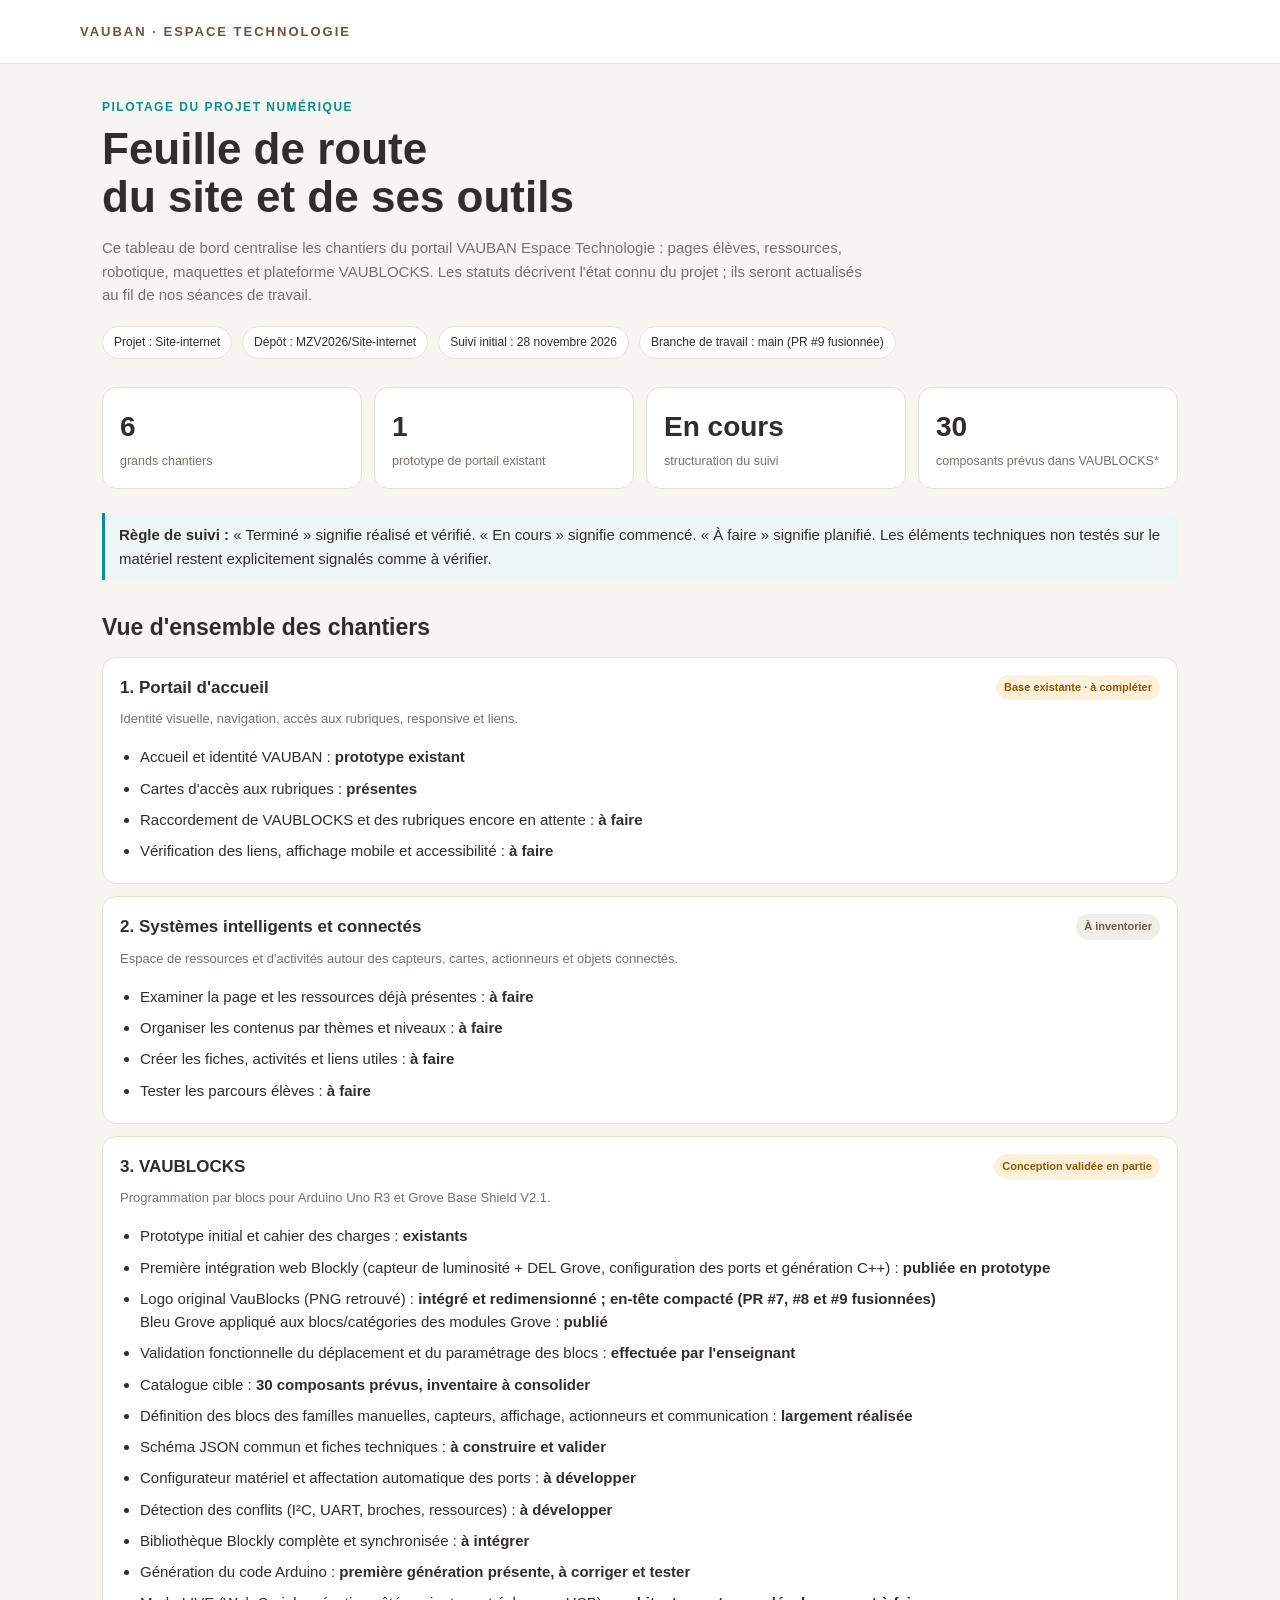
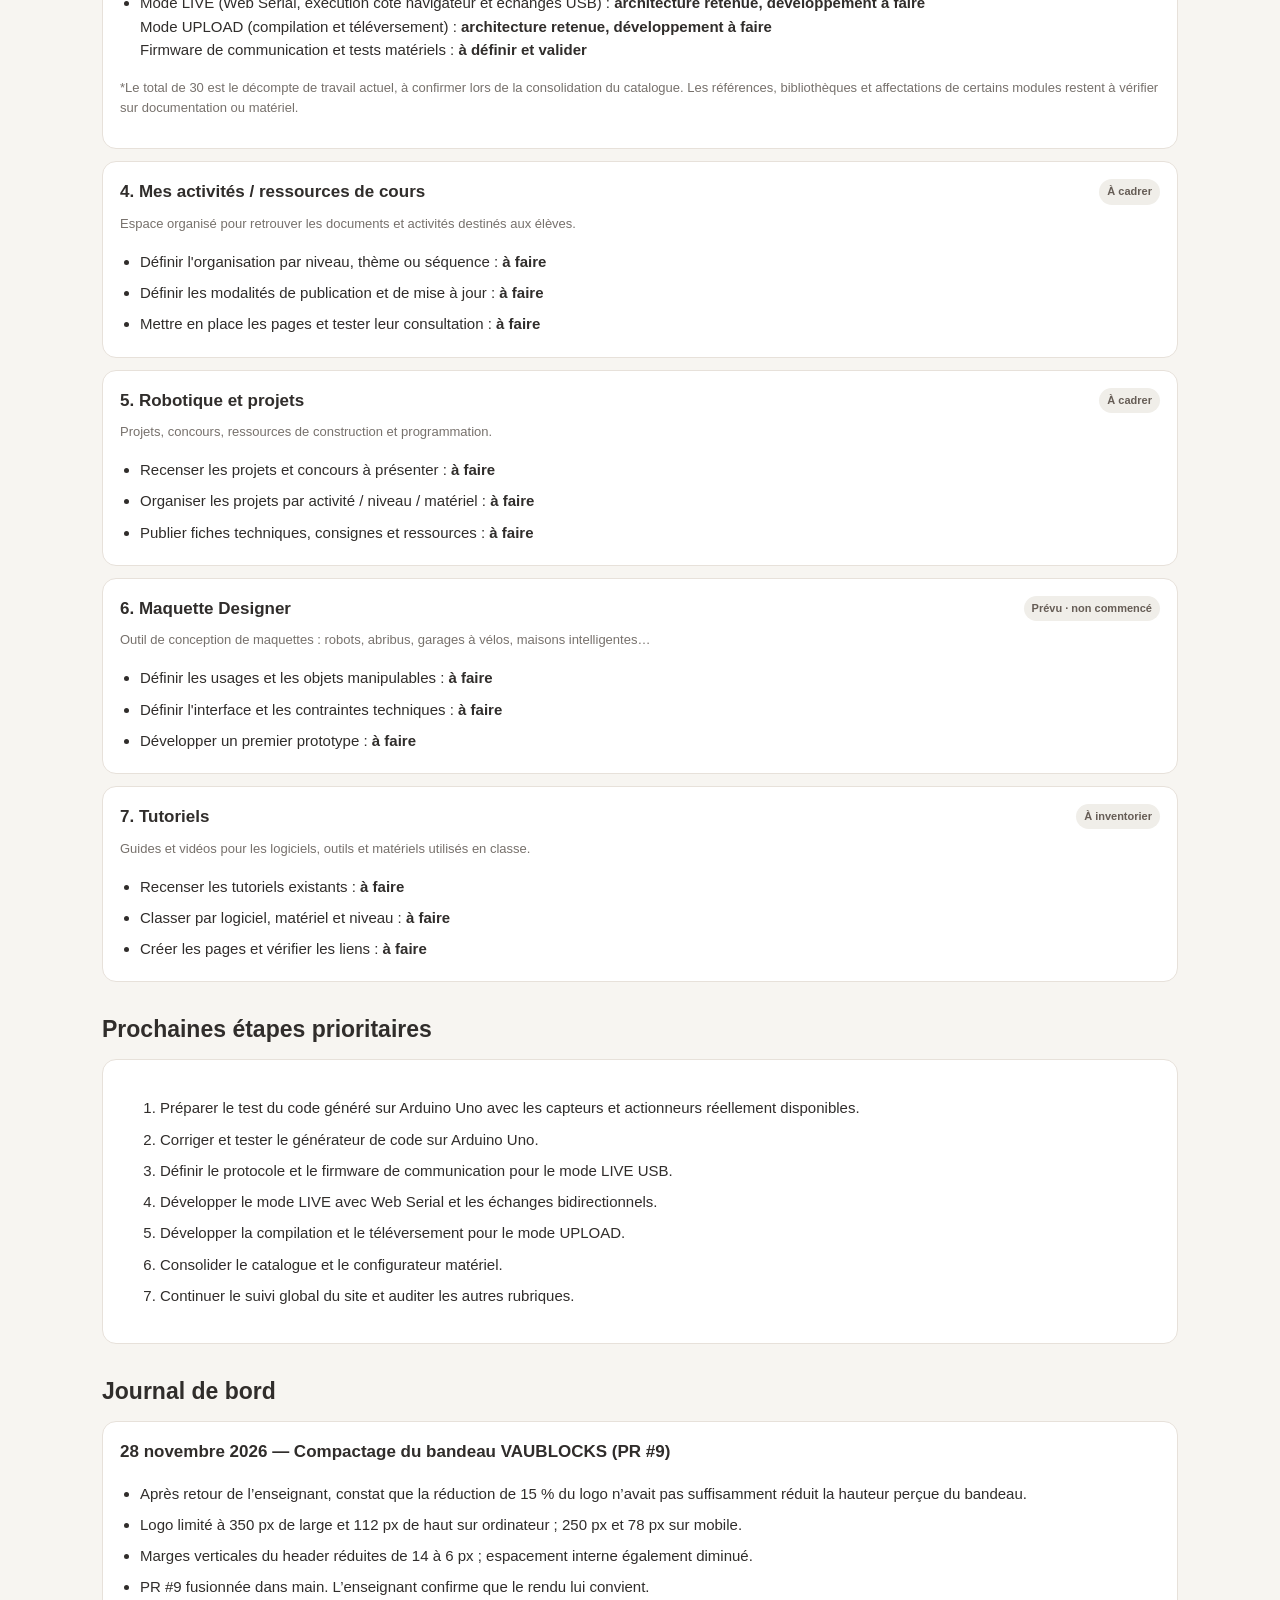
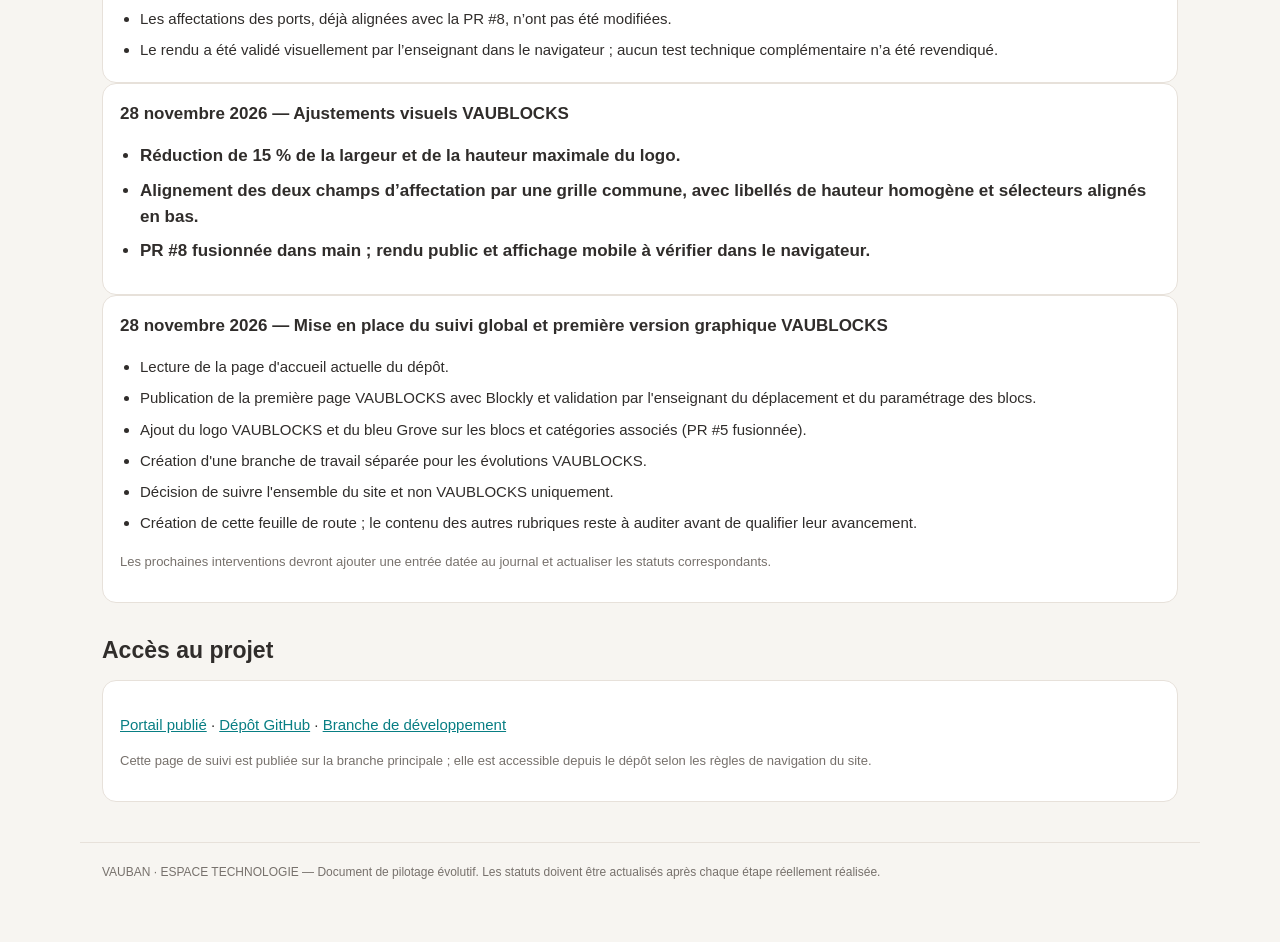
<file: suivi-projet.html>
<!doctype html>
<html lang="fr">
<head>
<meta charset="utf-8"><meta name="viewport" content="width=device-width,initial-scale=1">
<meta name="theme-color" content="#f7f5f1">
<title>Suivi du projet · VAUBAN Espace Technologie</title>
<style>
:root{--ink:#302d2b;--muted:#77716c;--paper:#f7f5f1;--card:#fff;--line:#e7e1da;--teal:#078f91;--blue:#426f9d;--sand:#a8958a;--green:#287a58;--amber:#a56a13}
*{box-sizing:border-box}body{margin:0;background:var(--paper);color:var(--ink);font:15px/1.55 "DM Sans",Arial,sans-serif}
header{background:#fff;border-bottom:1px solid var(--line);padding:24px max(22px,calc((100% - 1120px)/2))}
.brand{font:700 13px Arial,sans-serif;letter-spacing:2px;color:#67534a}.brand span{color:var(--teal)}
main{max-width:1120px;margin:34px auto;padding:0 22px}.eyebrow{color:var(--teal);font-weight:700;text-transform:uppercase;letter-spacing:1.5px;font-size:12px}
h1{font:800 clamp(30px,5vw,44px)/1.1 Arial,sans-serif;margin:8px 0 12px}h2{font:700 23px Arial,sans-serif;margin:0 0 16px}h3{font-size:17px;margin:0 0 8px}
.intro{max-width:760px;color:var(--muted)}.meta{display:flex;gap:10px;flex-wrap:wrap;margin:20px 0 28px}.pill{padding:6px 11px;border:1px solid var(--line);border-radius:30px;background:#fff;font-size:12px}
.summary{display:grid;grid-template-columns:repeat(4,1fr);gap:12px;margin:24px 0}.metric,.panel,.phase{background:var(--card);border:1px solid var(--line);border-radius:14px;padding:17px}.metric strong{display:block;font-size:28px}.metric small{color:var(--muted)}
.progress{height:8px;background:#eee9e3;border-radius:9px;overflow:hidden;margin-top:9px}.progress i{display:block;height:100%;background:var(--teal);width:0}
section{margin:34px 0}.phase{margin:12px 0}.phase-head{display:flex;justify-content:space-between;gap:12px;align-items:start}.tag{font-size:11px;font-weight:700;padding:4px 8px;border-radius:20px;background:#f0eee9;color:#665d56;white-space:nowrap}.tag.progressing{background:#fff1d9;color:#8b5a0b}.tag.done{background:#e4f3eb;color:#246b4c}.tag.todo{background:#f0eee9}
ul{padding-left:20px;margin:12px 0 0}li{padding:4px 0}li strong{font-weight:650}.note{color:var(--muted);font-size:13px}.callout{border-left:3px solid var(--teal);padding:10px 14px;background:#edf6f4;border-radius:0 9px 9px 0}
a{color:#087e83}footer{max-width:1120px;margin:40px auto;padding:20px 22px;color:var(--muted);border-top:1px solid var(--line);font-size:12px}
@media(max-width:720px){.summary{grid-template-columns:repeat(2,1fr)}.phase-head{display:block}.tag{display:inline-block;margin-top:6px}}
</style></head>
<body>
<header><div class="brand">VAUBAN <span>·</span> ESPACE TECHNOLOGIE</div></header>
<main>
<div class="eyebrow">Pilotage du projet numérique</div>
<h1>Feuille de route<br>du site et de ses outils</h1>
<p class="intro">Ce tableau de bord centralise les chantiers du portail VAUBAN Espace Technologie : pages élèves, ressources, robotique, maquettes et plateforme VAUBLOCKS. Les statuts décrivent l'état connu du projet ; ils seront actualisés au fil de nos séances de travail.</p>
<div class="meta"><span class="pill">Projet : Site-internet</span><span class="pill">Dépôt : MZV2026/Site-internet</span><span class="pill">Suivi initial : 28 novembre 2026</span><span class="pill">Branche de travail : main (PR #9 fusionnée)</span></div>
<div class="summary">
<div class="metric"><strong>6</strong><small>grands chantiers</small></div><div class="metric"><strong>1</strong><small>prototype de portail existant</small></div><div class="metric"><strong>En cours</strong><small>structuration du suivi</small></div><div class="metric"><strong>30</strong><small>composants prévus dans VAUBLOCKS*</small></div>
</div>
<div class="callout"><strong>Règle de suivi :</strong> « Terminé » signifie réalisé et vérifié. « En cours » signifie commencé. « À faire » signifie planifié. Les éléments techniques non testés sur le matériel restent explicitement signalés comme à vérifier.</div>

<section><h2>Vue d'ensemble des chantiers</h2>
<div class="phase"><div class="phase-head"><div><h3>1. Portail d'accueil</h3><div class="note">Identité visuelle, navigation, accès aux rubriques, responsive et liens.</div></div><span class="tag progressing">Base existante · à compléter</span></div><ul><li>Accueil et identité VAUBAN : <strong>prototype existant</strong></li><li>Cartes d'accès aux rubriques : <strong>présentes</strong></li><li>Raccordement de VAUBLOCKS et des rubriques encore en attente : <strong>à faire</strong></li><li>Vérification des liens, affichage mobile et accessibilité : <strong>à faire</strong></li></ul></div>
<div class="phase"><div class="phase-head"><div><h3>2. Systèmes intelligents et connectés</h3><div class="note">Espace de ressources et d'activités autour des capteurs, cartes, actionneurs et objets connectés.</div></div><span class="tag todo">À inventorier</span></div><ul><li>Examiner la page et les ressources déjà présentes : <strong>à faire</strong></li><li>Organiser les contenus par thèmes et niveaux : <strong>à faire</strong></li><li>Créer les fiches, activités et liens utiles : <strong>à faire</strong></li><li>Tester les parcours élèves : <strong>à faire</strong></li></ul></div>
<div class="phase"><div class="phase-head"><div><h3>3. VAUBLOCKS</h3><div class="note">Programmation par blocs pour Arduino Uno R3 et Grove Base Shield V2.1.</div></div><span class="tag progressing">Conception validée en partie</span></div><ul><li>Prototype initial et cahier des charges : <strong>existants</strong></li><li>Première intégration web Blockly (capteur de luminosité + DEL Grove, configuration des ports et génération C++) : <strong>publiée en prototype</strong></li><li>Logo original VauBlocks (PNG retrouvé) : <strong>intégré et redimensionné ; en-tête compacté (PR #7, #8 et #9 fusionnées)</strong><br>Bleu Grove appliqué aux blocs/catégories des modules Grove : <strong>publié</strong></li><li>Validation fonctionnelle du déplacement et du paramétrage des blocs : <strong>effectuée par l'enseignant</strong></li><li>Catalogue cible : <strong>30 composants prévus, inventaire à consolider</strong></li><li>Définition des blocs des familles manuelles, capteurs, affichage, actionneurs et communication : <strong>largement réalisée</strong></li><li>Schéma JSON commun et fiches techniques : <strong>à construire et valider</strong></li><li>Configurateur matériel et affectation automatique des ports : <strong>à développer</strong></li><li>Détection des conflits (I²C, UART, broches, ressources) : <strong>à développer</strong></li><li>Bibliothèque Blockly complète et synchronisée : <strong>à intégrer</strong></li><li>Génération du code Arduino : <strong>première génération présente, à corriger et tester</strong></li><li>Mode LIVE (Web Serial, exécution côté navigateur et échanges USB) : <strong>architecture retenue, développement à faire</strong><br>Mode UPLOAD (compilation et téléversement) : <strong>architecture retenue, développement à faire</strong><br>Firmware de communication et tests matériels : <strong>à définir et valider</strong></li></ul><p class="note">*Le total de 30 est le décompte de travail actuel, à confirmer lors de la consolidation du catalogue. Les références, bibliothèques et affectations de certains modules restent à vérifier sur documentation ou matériel.</p></div>
<div class="phase"><div class="phase-head"><div><h3>4. Mes activités / ressources de cours</h3><div class="note">Espace organisé pour retrouver les documents et activités destinés aux élèves.</div></div><span class="tag todo">À cadrer</span></div><ul><li>Définir l'organisation par niveau, thème ou séquence : <strong>à faire</strong></li><li>Définir les modalités de publication et de mise à jour : <strong>à faire</strong></li><li>Mettre en place les pages et tester leur consultation : <strong>à faire</strong></li></ul></div>
<div class="phase"><div class="phase-head"><div><h3>5. Robotique et projets</h3><div class="note">Projets, concours, ressources de construction et programmation.</div></div><span class="tag todo">À cadrer</span></div><ul><li>Recenser les projets et concours à présenter : <strong>à faire</strong></li><li>Organiser les projets par activité / niveau / matériel : <strong>à faire</strong></li><li>Publier fiches techniques, consignes et ressources : <strong>à faire</strong></li></ul></div>
<div class="phase"><div class="phase-head"><div><h3>6. Maquette Designer</h3><div class="note">Outil de conception de maquettes : robots, abribus, garages à vélos, maisons intelligentes…</div></div><span class="tag todo">Prévu · non commencé</span></div><ul><li>Définir les usages et les objets manipulables : <strong>à faire</strong></li><li>Définir l'interface et les contraintes techniques : <strong>à faire</strong></li><li>Développer un premier prototype : <strong>à faire</strong></li></ul></div>
<div class="phase"><div class="phase-head"><div><h3>7. Tutoriels</h3><div class="note">Guides et vidéos pour les logiciels, outils et matériels utilisés en classe.</div></div><span class="tag todo">À inventorier</span></div><ul><li>Recenser les tutoriels existants : <strong>à faire</strong></li><li>Classer par logiciel, matériel et niveau : <strong>à faire</strong></li><li>Créer les pages et vérifier les liens : <strong>à faire</strong></li></ul></div>
</section>
<section><h2>Prochaines étapes prioritaires</h2><div class="panel"><ol><li>Préparer le test du code généré sur Arduino Uno avec les capteurs et actionneurs réellement disponibles.</li><li>Corriger et tester le générateur de code sur Arduino Uno.</li><li>Définir le protocole et le firmware de communication pour le mode LIVE USB.</li><li>Développer le mode LIVE avec Web Serial et les échanges bidirectionnels.</li><li>Développer la compilation et le téléversement pour le mode UPLOAD.</li><li>Consolider le catalogue et le configurateur matériel.</li><li>Continuer le suivi global du site et auditer les autres rubriques.</li></ol></div></section>
<section><h2>Journal de bord</h2><div class="panel"><h3>28 novembre 2026 — Compactage du bandeau VAUBLOCKS (PR #9)</h3><ul><li>Après retour de l’enseignant, constat que la réduction de 15 % du logo n’avait pas suffisamment réduit la hauteur perçue du bandeau.</li><li>Logo limité à 350 px de large et 112 px de haut sur ordinateur ; 250 px et 78 px sur mobile.</li><li>Marges verticales du header réduites de 14 à 6 px ; espacement interne également diminué.</li><li>PR #9 fusionnée dans main. L’enseignant confirme que le rendu lui convient.</li><li>Les affectations des ports, déjà alignées avec la PR #8, n’ont pas été modifiées.</li><li>Le rendu a été validé visuellement par l’enseignant dans le navigateur ; aucun test technique complémentaire n’a été revendiqué.</li></ul></div><div class="panel"><h3>28 novembre 2026 — Ajustements visuels VAUBLOCKS<ul><li>Réduction de 15 % de la largeur et de la hauteur maximale du logo.</li><li>Alignement des deux champs d’affectation par une grille commune, avec libellés de hauteur homogène et sélecteurs alignés en bas.</li><li>PR #8 fusionnée dans main ; rendu public et affichage mobile à vérifier dans le navigateur.</li></ul></div><div class="panel"><h3>28 novembre 2026 — Mise en place du suivi global et première version graphique VAUBLOCKS</h3><ul><li>Lecture de la page d'accueil actuelle du dépôt.</li><li>Publication de la première page VAUBLOCKS avec Blockly et validation par l'enseignant du déplacement et du paramétrage des blocs.</li><li>Ajout du logo VAUBLOCKS et du bleu Grove sur les blocs et catégories associés (PR #5 fusionnée).</li><li>Création d'une branche de travail séparée pour les évolutions VAUBLOCKS.</li><li>Décision de suivre l'ensemble du site et non VAUBLOCKS uniquement.</li><li>Création de cette feuille de route ; le contenu des autres rubriques reste à auditer avant de qualifier leur avancement.</li></ul><p class="note">Les prochaines interventions devront ajouter une entrée datée au journal et actualiser les statuts correspondants.</p></div></section>
<section><h2>Accès au projet</h2><div class="panel"><p><a href="https://mzv2026.github.io/Site-internet/">Portail publié</a> · <a href="https://github.com/MZV2026/Site-internet">Dépôt GitHub</a> · <a href="https://github.com/MZV2026/Site-internet/tree/feature/vaublocks-catalogue-integration">Branche de développement</a></p><p class="note">Cette page de suivi est publiée sur la branche principale ; elle est accessible depuis le dépôt selon les règles de navigation du site.</p></div></section>
</main><footer>VAUBAN · ESPACE TECHNOLOGIE — Document de pilotage évolutif. Les statuts doivent être actualisés après chaque étape réellement réalisée.</footer>
</body></html>
</file>
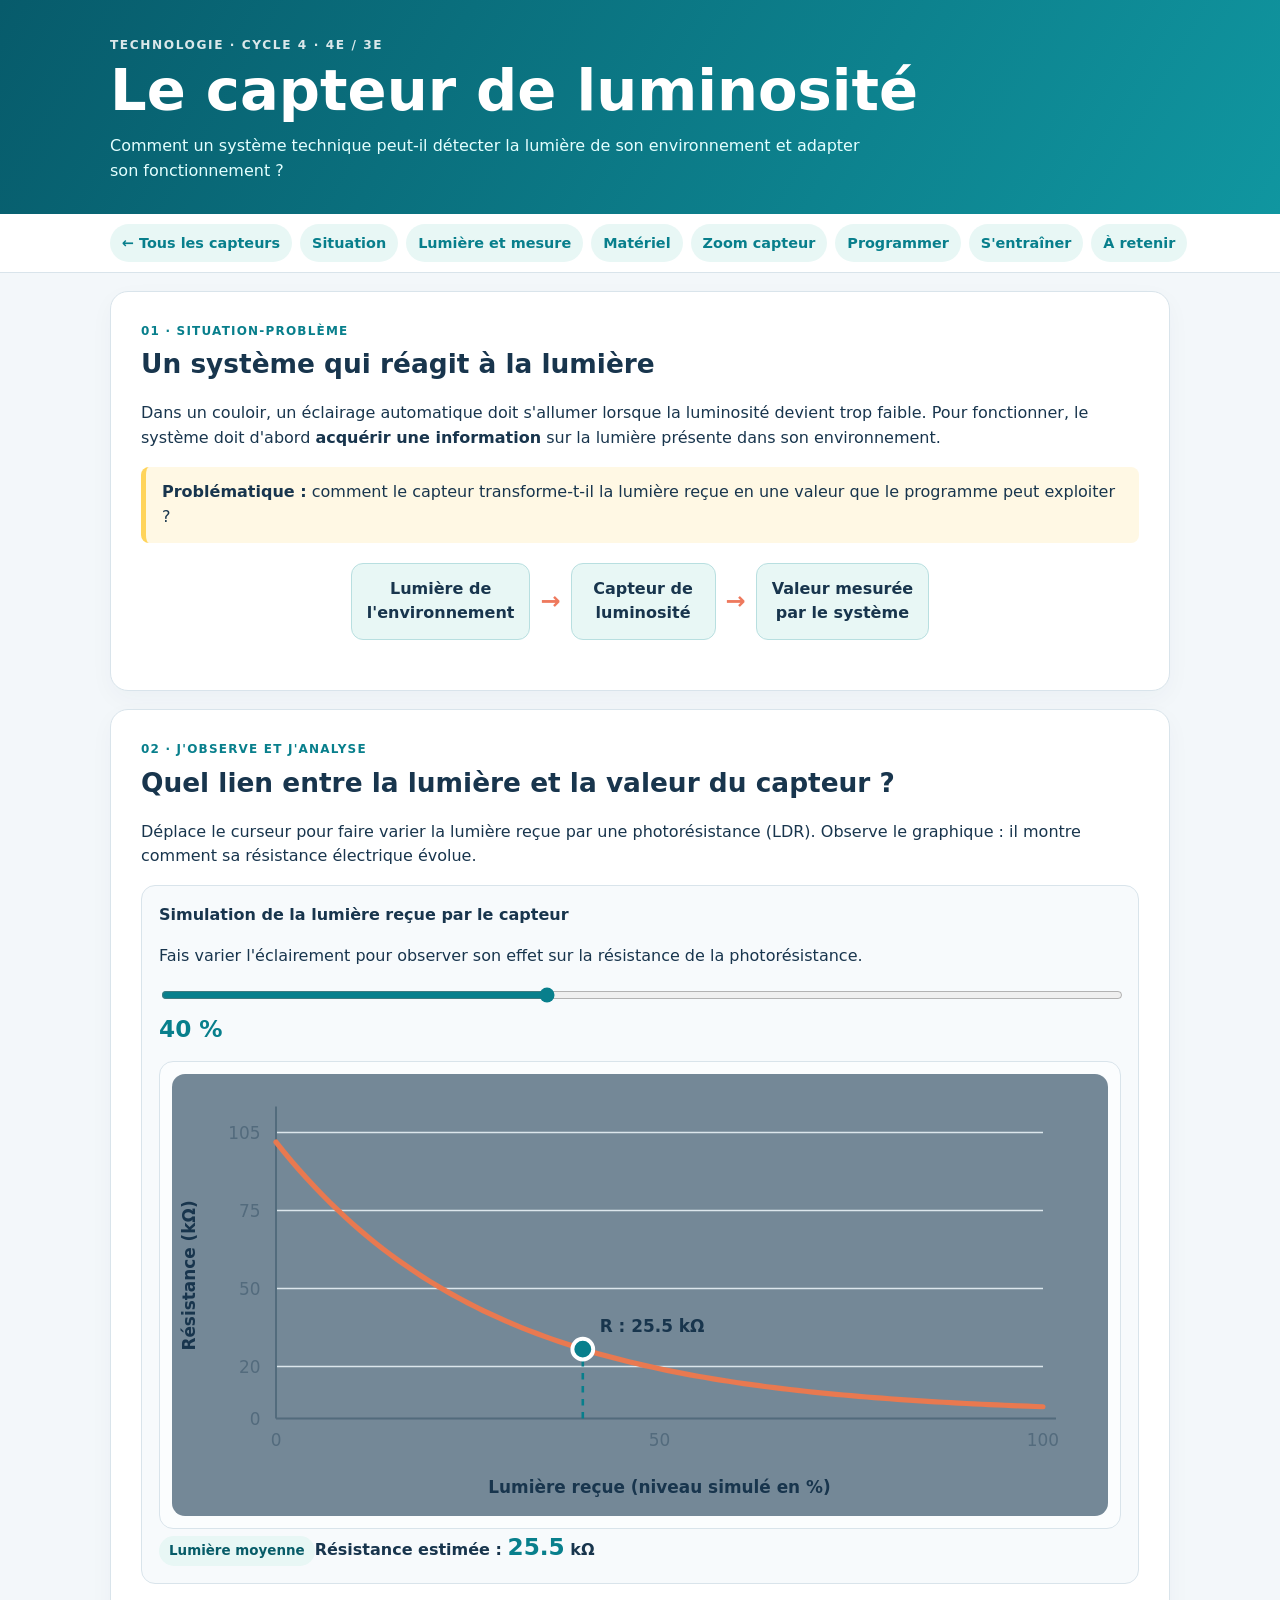
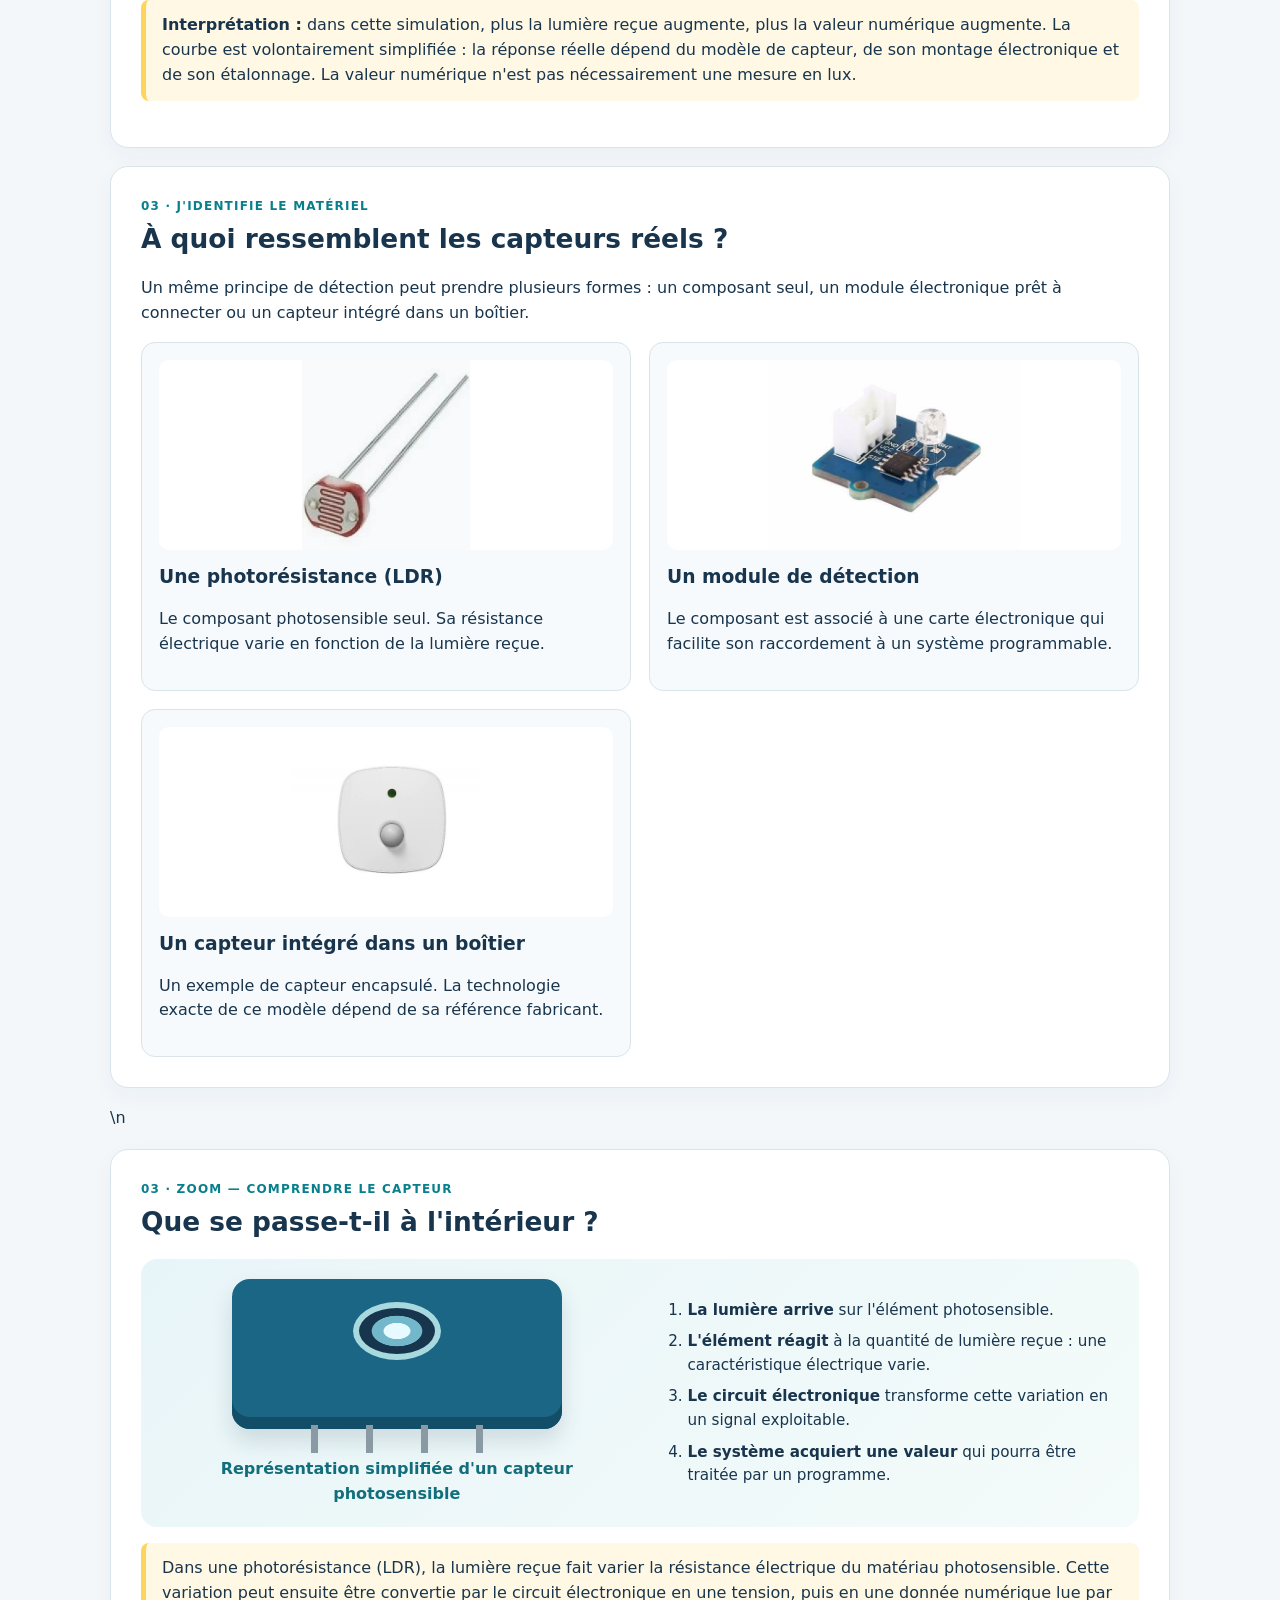
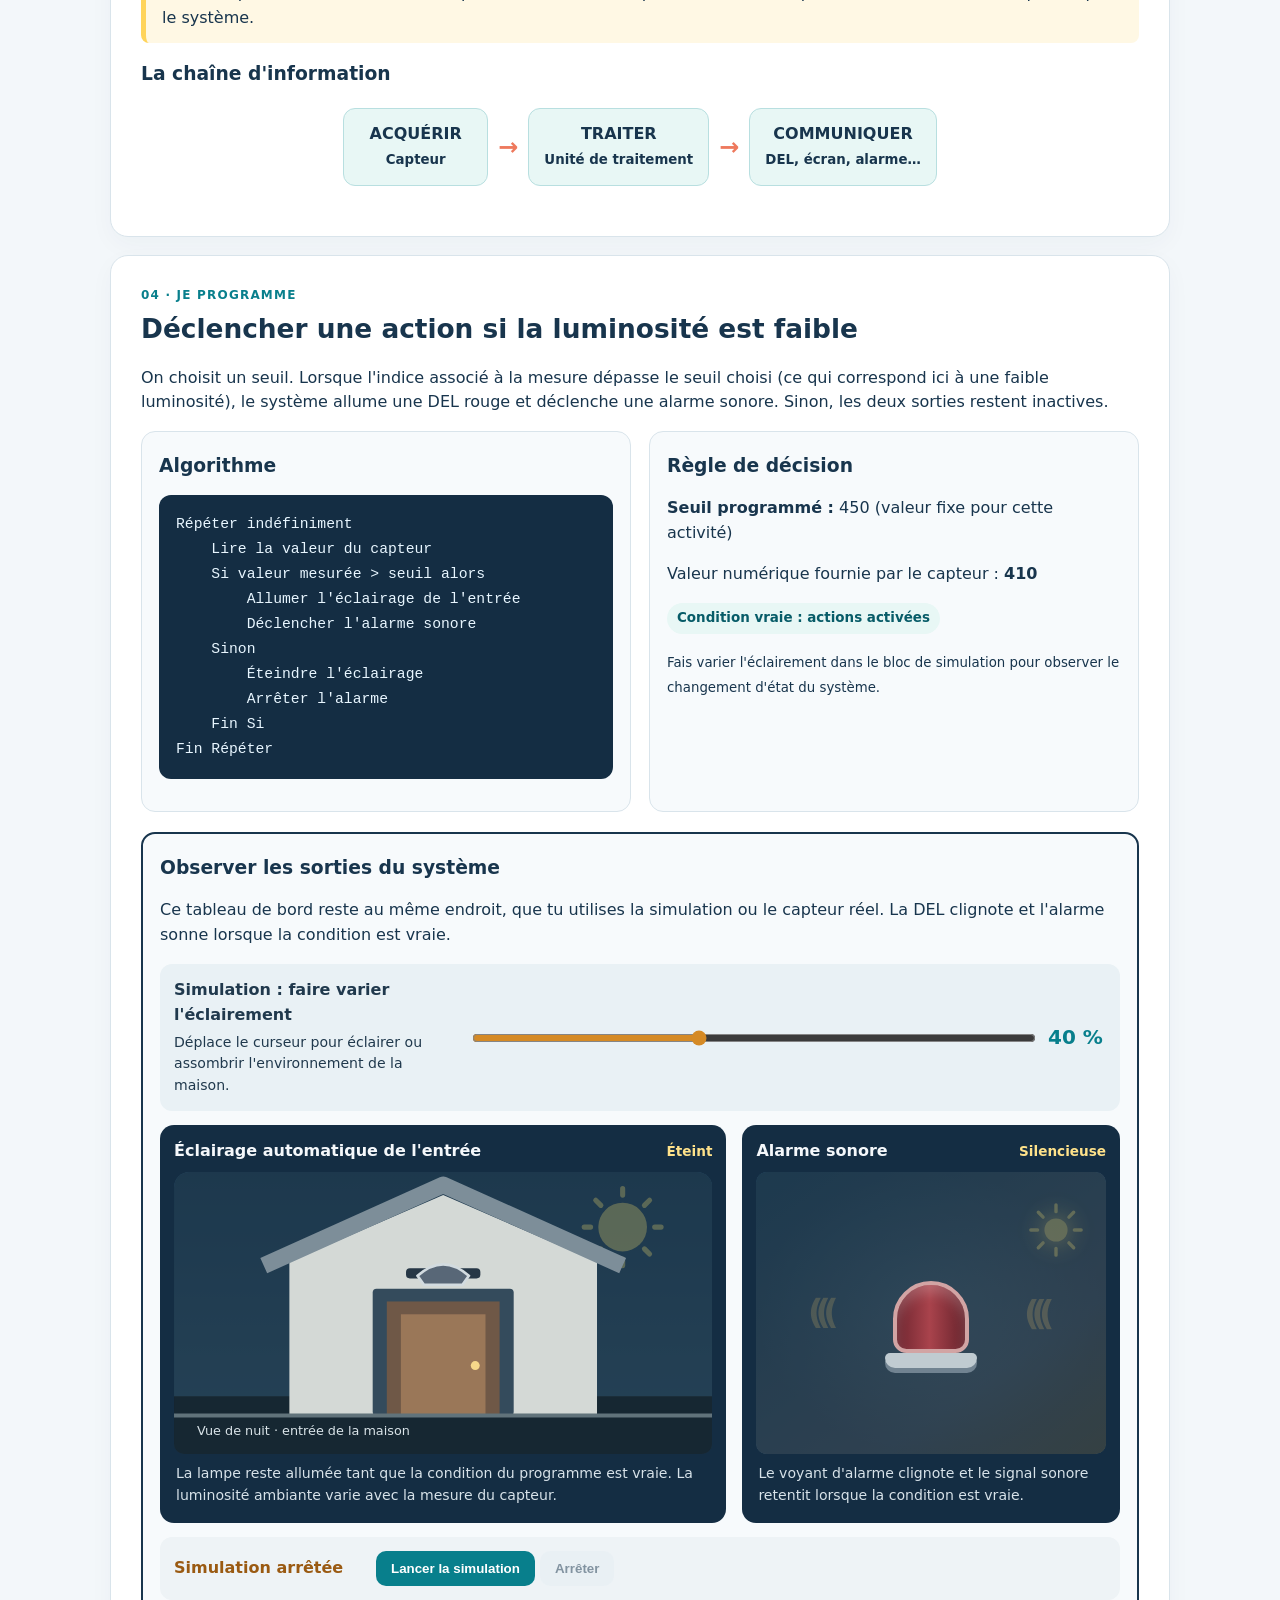
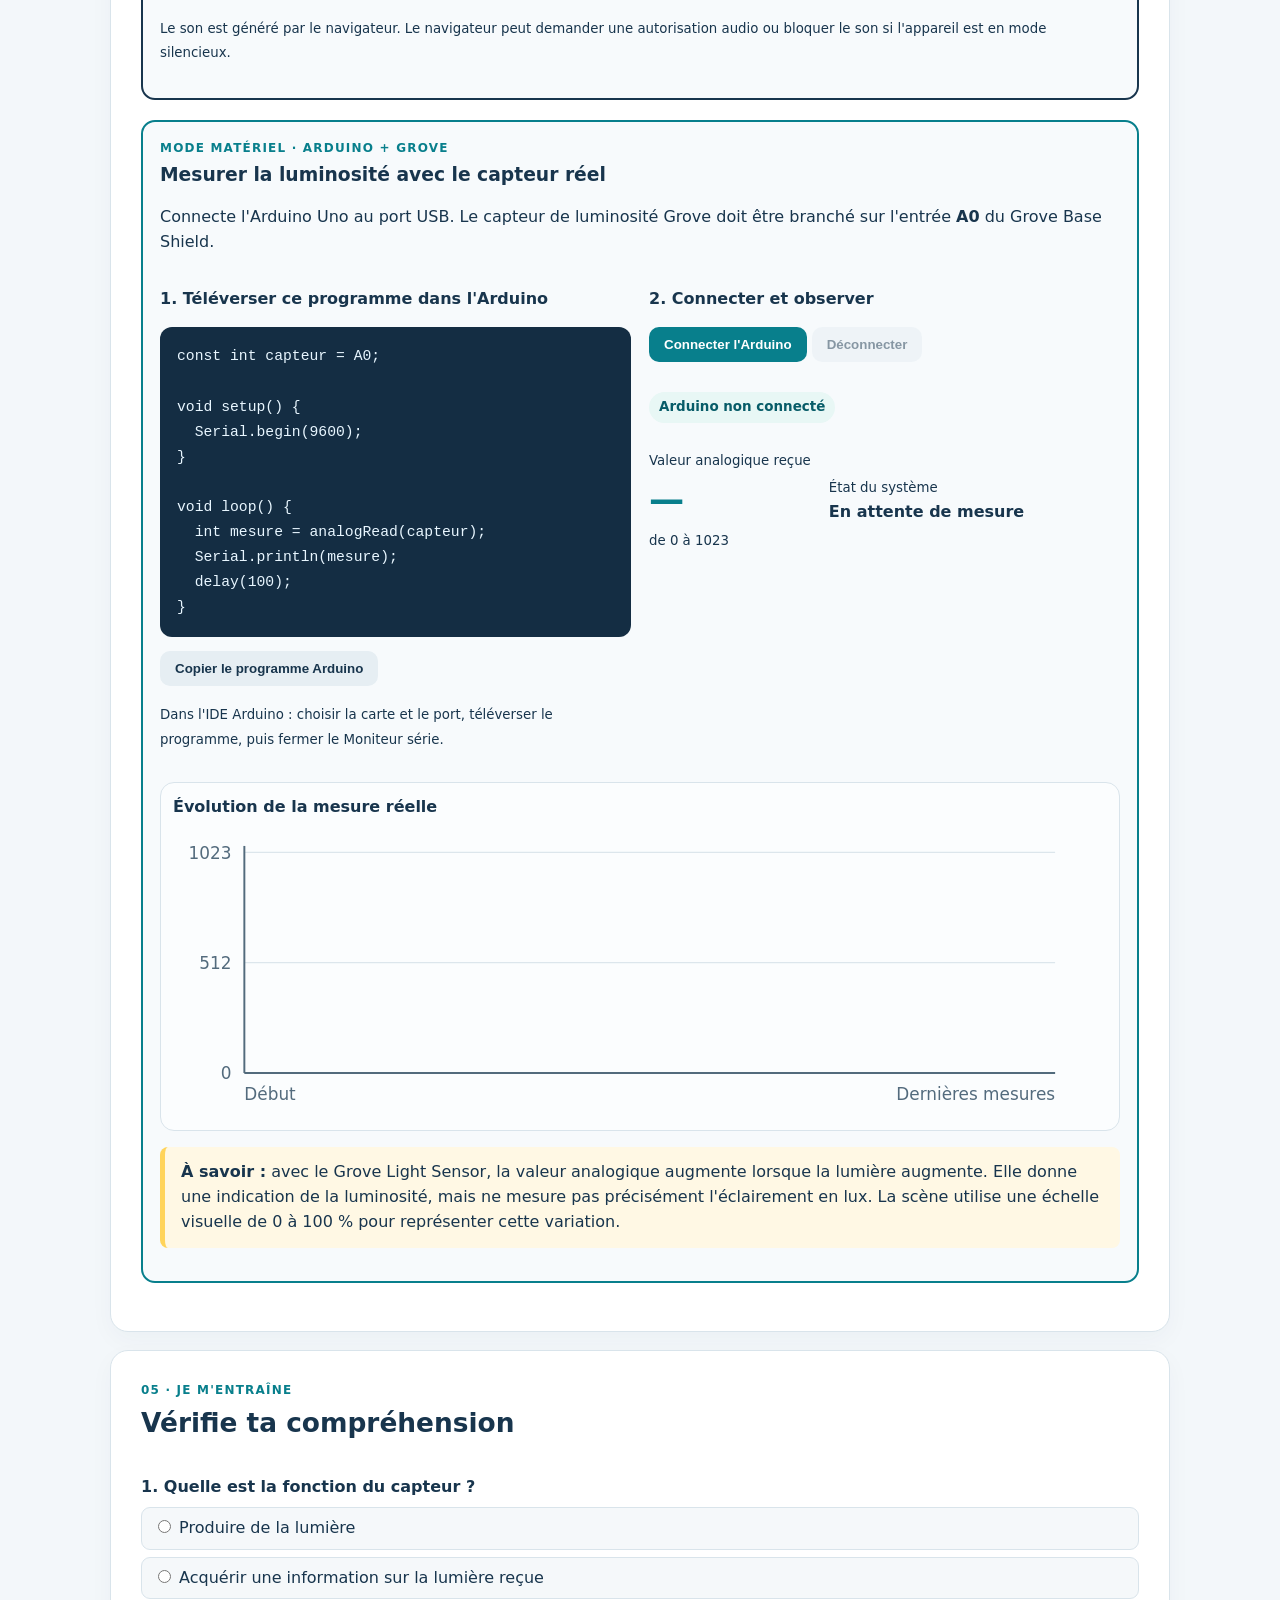
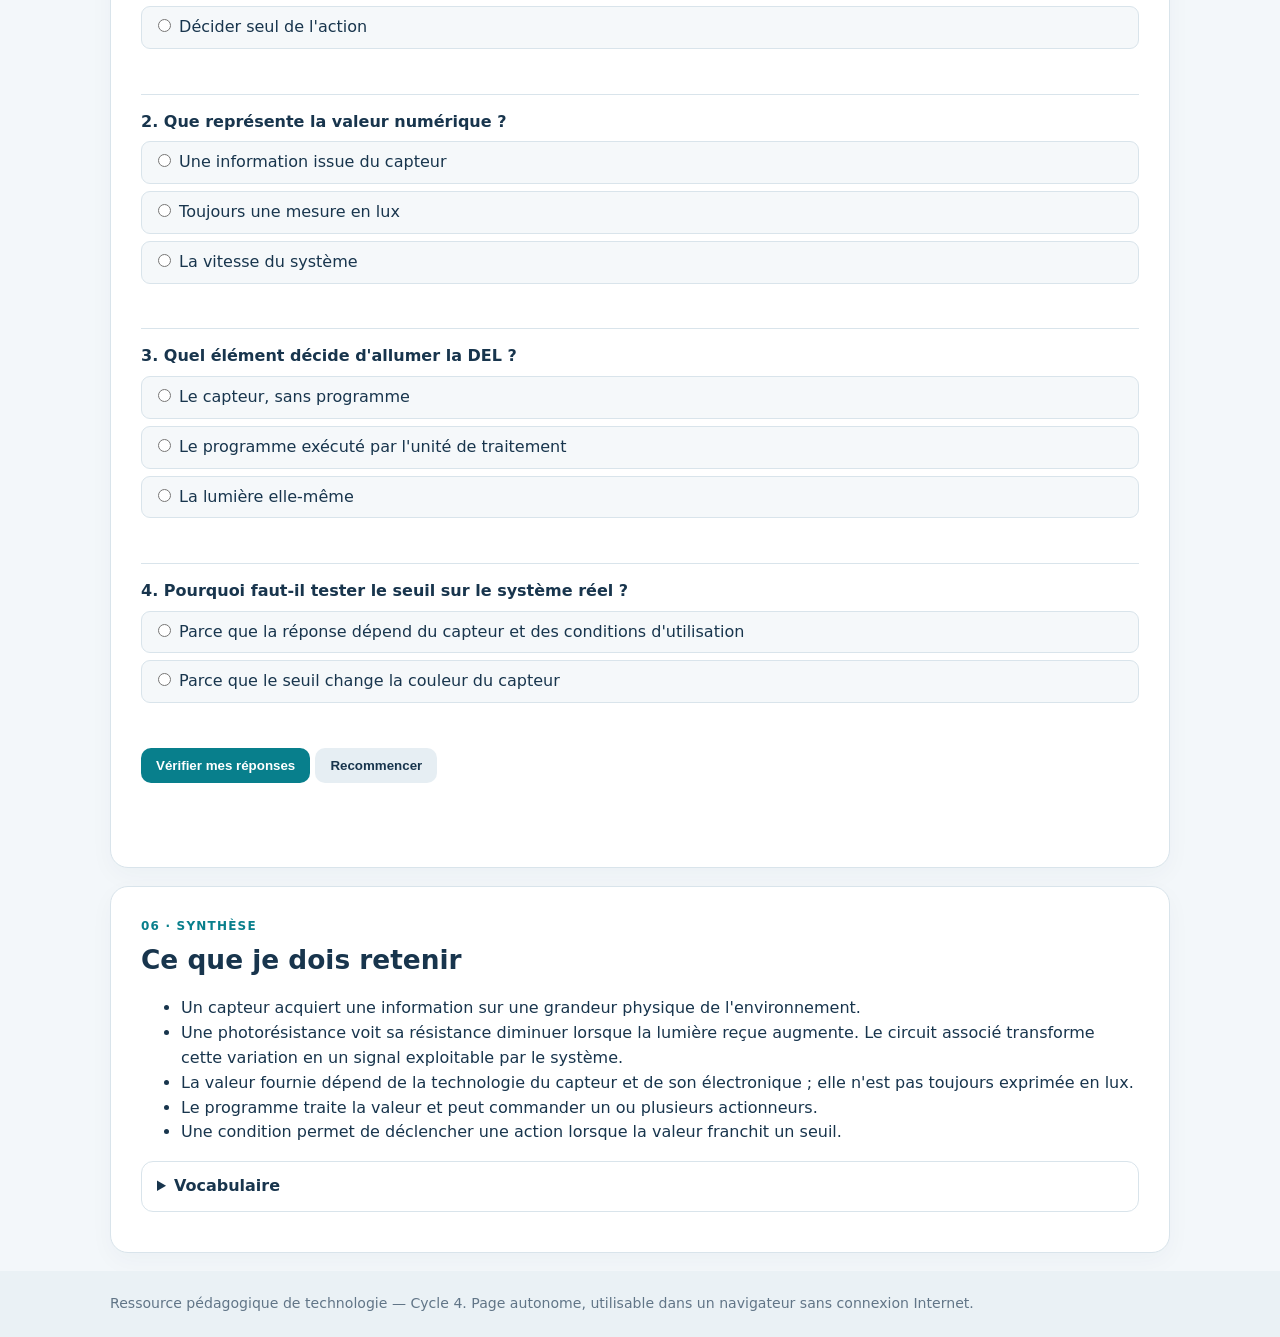
<file: systemes-intelligents/capteurs/capteur_luminosite_cycle4_connecte_v11.html>
<!DOCTYPE html>
<html lang="fr">
<head>
<meta charset="utf-8"><meta name="viewport" content="width=device-width,initial-scale=1">
<title>Capteur de luminosité — Technologie Cycle 4</title>
<style>
:root{--navy:#18354d;--teal:#087f8c;--mint:#e8f7f5;--yellow:#ffd45b;--orange:#ee795d;--paper:#f3f7fa;--line:#d9e4eb;--muted:#617587;--blue:#2e91bb}
*{box-sizing:border-box}body{margin:0;background:var(--paper);color:var(--navy);font:16px/1.55 system-ui,-apple-system,"Segoe UI",sans-serif}
header{background:linear-gradient(120deg,#075b6b,#1096a0);color:#fff;padding:36px 20px 30px}.wrap{max-width:1100px;margin:auto;padding:0 20px}
.eyebrow{text-transform:uppercase;letter-spacing:.13em;font-size:.76rem;font-weight:800;opacity:.85}h1{font-size:clamp(2.1rem,5vw,3.6rem);line-height:1.04;margin:.4rem 0}header p{max-width:780px;color:#e4ffff;margin:.8rem 0 0}
nav{position:sticky;top:0;z-index:10;background:#fff;border-bottom:1px solid var(--line)}nav .wrap{display:flex;gap:8px;overflow:auto;padding-top:10px;padding-bottom:10px}nav a{white-space:nowrap;text-decoration:none;color:var(--teal);font-weight:750;background:var(--mint);padding:8px 12px;border-radius:99px;font-size:.9rem}
main{padding:24px 0 55px}.section{background:#fff;border:1px solid var(--line);border-radius:18px;padding:clamp(18px,3vw,30px);margin:18px 0;box-shadow:0 8px 24px #18354d09}
.kicker{font-size:.75rem;text-transform:uppercase;letter-spacing:.1em;color:var(--teal);font-weight:850}h2{font-size:1.65rem;margin:.25rem 0 1rem}h3{margin:.15rem 0 .55rem}.grid{display:grid;grid-template-columns:repeat(2,minmax(0,1fr));gap:18px}.card{border:1px solid var(--line);background:#f7fafc;border-radius:14px;padding:17px}.real-photo{display:block;width:100%;height:190px;object-fit:contain;background:#fff;border-radius:10px;margin-bottom:12px}
.callout{background:#fff8e4;border-left:5px solid var(--yellow);border-radius:8px;padding:13px 16px;margin:16px 0}
.pill{display:inline-block;border-radius:99px;background:var(--mint);color:#075c68;font-weight:800;padding:5px 10px;font-size:.84rem}
.controls{display:grid;grid-template-columns:1fr auto;gap:16px;align-items:center;margin:15px 0}input[type=range]{width:100%;accent-color:var(--teal)}output{font-size:1.45rem;color:var(--teal);font-weight:900;font-variant-numeric:tabular-nums}
.chart-wrap{background:#fbfdfe;border:1px solid var(--line);border-radius:14px;padding:12px;margin-top:14px}svg{display:block;width:100%;height:auto}.chart-grid{stroke:#dce6ec;stroke-width:1}.chart-axis{stroke:#526b7c;stroke-width:1.5}.chart-line{fill:none;stroke:#e97950;stroke-width:4;stroke-linecap:round;stroke-linejoin:round}.chart-dot{fill:#087f8c;stroke:#fff;stroke-width:3}
.chart-label{font:13px system-ui;fill:#536b7d}.chart-strong{font:700 13px system-ui;fill:#18354d}
.zoom{background:linear-gradient(135deg,#e8f5f8,#f4fbfa);border-radius:16px;padding:20px;min-height:250px;display:grid;grid-template-columns:1fr 1fr;gap:15px;align-items:center}
.sensor-body{height:150px;max-width:330px;margin:auto;background:#1a6684;border-radius:18px;position:relative;box-shadow:inset 0 -12px #124e68,0 12px 22px #17354d25}
.sensor-window{position:absolute;left:50%;top:23px;transform:translateX(-50%);width:88px;height:58px;border-radius:50%;background:radial-gradient(ellipse,#e7faff 0 24%,#72b8ca 26% 46%,#17354d 48%);border:6px solid #a8d9df}
.sensor-legs{position:absolute;bottom:-24px;left:24%;right:24%;display:flex;justify-content:space-between}.sensor-legs i{width:7px;height:28px;background:#8a9aa5}
.zoom-caption{text-align:center;font-weight:800;color:#126e7b;margin-top:28px}.zoom-list{font-size:.95rem}.zoom-list li{margin:8px 0}
.flow{display:flex;align-items:center;justify-content:center;gap:10px;flex-wrap:wrap;margin:20px 0}.node{padding:13px 15px;min-width:145px;text-align:center;border:1px solid #b8dfe0;background:var(--mint);border-radius:12px;font-weight:800}.arrow{font-size:1.5rem;color:var(--orange);font-weight:900}
pre{white-space:pre-wrap;background:#142d43;color:#e8f6ff;border-radius:12px;padding:17px;font: .92rem/1.7 ui-monospace,Consolas,monospace;overflow:auto}
button{border:0;border-radius:10px;background:var(--teal);color:#fff;font-weight:800;padding:10px 15px;cursor:pointer}button.alt{background:#e6eef3;color:var(--navy)}button:disabled{opacity:.5;cursor:not-allowed}
.sim-stage{background:#142d43;border-radius:15px;padding:18px;color:white;min-height:185px;display:flex;align-items:center;justify-content:space-around;gap:18px;flex-wrap:wrap}
.led-unit{text-align:center;min-width:100px}.led{width:48px;height:48px;border-radius:50%;margin:8px auto;background:#394c5d;border:4px solid #718391;transition:.1s}.led.on{background:#ff3434;box-shadow:0 0 12px #ff3939,0 0 32px #ff3439}
.speaker{font-size:48px;filter:grayscale(1);opacity:.35}.speaker.on{filter:none;opacity:1;animation:pulse .45s infinite alternate}
@keyframes pulse{to{transform:scale(1.12)}}

.simulation-light-control{display:grid;grid-template-columns:minmax(220px,1fr) minmax(160px,2fr) auto;gap:14px;align-items:center;background:#e9f1f5;color:#20394d;border-radius:12px;padding:14px;margin:14px 0}
.simulation-light-control p{margin:4px 0 0;font-size:.88rem}
.simulation-light-control input{width:100%;accent-color:#d58a25}
.simulation-light-control output{font-size:1.25rem;font-weight:850;min-width:58px}
@media(max-width:650px){.simulation-light-control{grid-template-columns:1fr}}
.output-scenes{display:grid;grid-template-columns:1.2fr .8fr;gap:16px;margin-top:14px}
.output-scene{background:#142d43;border-radius:14px;padding:14px;color:#f5f8fb;min-width:0;overflow:hidden}
.scene-heading{display:flex;justify-content:space-between;gap:8px;align-items:center;flex-wrap:wrap;margin-bottom:8px}
.scene-state{font-size:.85rem;font-weight:800;color:#ffe28a}
.entry-scene{width:100%;height:auto;display:block;border-radius:10px}
.entry-lamp{transform-origin:210px 84px}
.lamp-halo{opacity:0;transition:opacity .12s}
#led.on{filter:drop-shadow(0 0 5px #fff0a0);fill:#fff2a1}
.output-scene:has(#led.on) .lamp-halo{opacity:1}
.scene-caption{font-size:.88rem;color:#d7e2e9;margin:9px 2px 2px}
.alarm-scene{display:flex;flex-direction:column}
 .alarm-daylight{position:absolute;inset:0;border-radius:10px;background:linear-gradient(145deg,#74c9f3,#d8f2ff 70%,#fff1b0);opacity:0;z-index:0;pointer-events:none;transition:opacity .12s}
.alarm-sun{position:absolute;top:12px;right:16px;width:68px;height:68px;opacity:0;z-index:1;filter:drop-shadow(0 0 12px #ffe36e);transition:opacity .12s,transform .12s;transform:translateY(12px) scale(.8);pointer-events:none}
.alarm-sun svg{width:100%;height:100%}
.alarm-ambient-dim{position:absolute;inset:0;border-radius:10px;background:#071321;opacity:.50;z-index:0;pointer-events:none;transition:opacity .12s}
.alarm-rays,.alarm-beacon,.alarm-waves{z-index:2}\n.alarm-sun{z-index:1}
.alarm-visual{position:relative;min-height:175px;flex:1;display:flex;align-items:center;justify-content:center;overflow:hidden;background:radial-gradient(ellipse at center,#294960,#142d43 70%);border-radius:10px}
.alarm-beacon{position:relative;width:92px;height:110px;display:flex;flex-direction:column;align-items:center;justify-content:flex-end;z-index:2}
.beacon-dome{width:76px;height:72px;border-radius:48px 48px 17px 17px;background:linear-gradient(90deg,#6f2630,#a9434c 48%,#67232c);border:4px solid #d2a4a4;box-shadow:inset 0 8px 12px #ffffff30}
.beacon-base{width:92px;height:15px;background:#c0cbd1;border-radius:5px 5px 10px 10px;box-shadow:0 5px 0 #718391}
#speaker.on .beacon-dome{background:linear-gradient(90deg,#ffb52c,#fff08a 48%,#ff6b24);box-shadow:0 0 18px #ffb52c,0 0 42px #ff8a22;animation:beaconFlash .45s infinite alternate}
@keyframes beaconFlash{to{filter:brightness(1.5);transform:scale(1.06)}}
.alarm-waves{position:absolute;color:#ffcf69;font-size:34px;font-weight:900;opacity:.18;letter-spacing:-8px}
.wave-left{left:17%;transform:rotate(180deg)}.wave-right{right:17%}
#speaker.on .alarm-waves{opacity:1;animation:wavePulse .5s infinite alternate}
@keyframes wavePulse{to{transform:scale(1.18);text-shadow:0 0 12px #ffb52c}}
.output-controls{margin-top:14px;padding:14px;border-radius:12px;background:#eef3f6;color:#20394d;display:flex;align-items:center;gap:12px;flex-wrap:wrap}
.output-controls .status{color:#9a5a12;min-width:190px}
.output-controls label{font-weight:700}
.output-controls input{max-width:180px}
@media(max-width:720px){.output-scenes{grid-template-columns:1fr}.output-controls{align-items:flex-start;flex-direction:column}}

.status{font-weight:800;color:#ffe28a}.quiz-q{border-top:1px solid var(--line);padding:15px 0}.quiz-q:first-child{border-top:0}.option{display:block;padding:8px 11px;background:#f5f8fa;border:1px solid var(--line);border-radius:9px;margin:7px 0;cursor:pointer}.feedback{font-weight:750;min-height:1.4em}.good{color:#16754a}.bad{color:#b44b36}
details{border:1px solid var(--line);border-radius:12px;padding:12px 15px;margin:10px 0}summary{font-weight:800;cursor:pointer}footer{padding:22px 0;background:#eaf1f5;color:var(--muted);font-size:.88rem}
@media(max-width:720px){.grid,.zoom{grid-template-columns:1fr}.controls{grid-template-columns:1fr}.sim-stage{justify-content:center}}
@media print{nav,button{display:none}.section{break-inside:avoid;box-shadow:none}}
</style></head>
<body>
<header><div class="wrap"><div class="eyebrow">Technologie · Cycle 4 · 4e / 3e</div><h1>Le capteur de luminosité</h1><p>Comment un système technique peut-il détecter la lumière de son environnement et adapter son fonctionnement ?</p></div></header>
<nav><div class="wrap"><a href="./" aria-label="Retour à la page principale des capteurs">← Tous les capteurs</a><a href="#mission">Situation</a><a href="#mesure">Lumière et mesure</a><a href="#materiel">Matériel</a><a href="#zoom">Zoom capteur</a><a href="#programme">Programmer</a><a href="#entrainement">S'entraîner</a><a href="#retenir">À retenir</a></div></nav>
<main class="wrap">
<section class="section" id="mission"><div class="kicker">01 · Situation-problème</div><h2>Un système qui réagit à la lumière</h2>
<p>Dans un couloir, un éclairage automatique doit s'allumer lorsque la luminosité devient trop faible. Pour fonctionner, le système doit d'abord <strong>acquérir une information</strong> sur la lumière présente dans son environnement.</p>
<div class="callout"><strong>Problématique :</strong> comment le capteur transforme-t-il la lumière reçue en une valeur que le programme peut exploiter ?</div>
<div class="flow"><div class="node">Lumière de<br>l'environnement</div><div class="arrow">→</div><div class="node">Capteur de<br>luminosité</div><div class="arrow">→</div><div class="node">Valeur mesurée<br>par le système</div></div></section>

<section class="section" id="mesure"><div class="kicker">02 · J'observe et j'analyse</div><h2>Quel lien entre la lumière et la valeur du capteur ?</h2>
<p>Déplace le curseur pour faire varier la lumière reçue par une photorésistance (LDR). Observe le graphique : il montre comment sa résistance électrique évolue.</p>
<div class="card">
<div class="analysis-light-control">
  <div><strong>Simulation de la lumière reçue par le capteur</strong><p>Fais varier l'éclairement pour observer son effet sur la résistance de la photorésistance.</p></div>
  <input id="analysisLight" type="range" min="0" max="100" value="40" aria-label="Luminosité reçue par la photorésistance">
  <output id="analysisLightLabel">40 %</output>
</div>
<div class="chart-wrap">
<svg id="chart" viewBox="0 0 720 340" role="img" aria-label="Courbe illustrative décroissante : la résistance diminue lorsque la lumière augmente">
<rect id="chartBackground" x="0" y="0" width="100%" height="100%" rx="10" fill="#23394f" opacity="0.96" style="transition:fill .35s ease"/>

<line class="chart-grid" x1="80" y1="45" x2="670" y2="45"/><line class="chart-grid" x1="80" y1="105" x2="670" y2="105"/><line class="chart-grid" x1="80" y1="165" x2="670" y2="165"/><line class="chart-grid" x1="80" y1="225" x2="670" y2="225"/>
<line class="chart-axis" x1="80" y1="25" x2="80" y2="265"/><line class="chart-axis" x1="80" y1="265" x2="680" y2="265"/>
<text class="chart-label" x="80" y="286" text-anchor="middle">0</text><text class="chart-label" x="375" y="286" text-anchor="middle">50</text><text class="chart-label" x="670" y="286" text-anchor="middle">100</text>
<text class="chart-label" x="68" y="270" text-anchor="end">0</text><text class="chart-label" x="68" y="230" text-anchor="end">20</text><text class="chart-label" x="68" y="170" text-anchor="end">50</text><text class="chart-label" x="68" y="110" text-anchor="end">75</text><text class="chart-label" x="68" y="50" text-anchor="end">105</text>
<text class="chart-strong" x="375" y="322" text-anchor="middle">Lumière reçue (niveau simulé en %)</text><text class="chart-strong" transform="translate(18 155) rotate(-90)" text-anchor="middle">Résistance (kΩ)</text>
<path id="curve" class="chart-line" d="M80 45 Q240 60 375 180 T670 258"/><line id="guide" x1="316" y1="265" x2="316" y2="177" stroke="#087f8c" stroke-dasharray="5 5" stroke-width="2"/><circle id="point" class="chart-dot" cx="316" cy="177" r="8"/><text id="pointText" class="chart-strong" x="330" y="165">R : 35 kΩ</text></svg>
</div>
<div class="result"><span class="pill" id="lightState">Éclairage modéré</span><strong>Résistance estimée : <output id="sensorValue">35</output> kΩ</strong></div>
</div>
<p class="callout"><strong>Interprétation :</strong> dans cette simulation, plus la lumière reçue augmente, plus la valeur numérique augmente. La courbe est volontairement simplifiée : la réponse réelle dépend du modèle de capteur, de son montage électronique et de son étalonnage. La valeur numérique n'est pas nécessairement une mesure en lux.</p>
</section>

<section class="section" id="materiel"><div class="kicker">03 · J'identifie le matériel</div><h2>À quoi ressemblent les capteurs réels ?</h2>
<p>Un même principe de détection peut prendre plusieurs formes : un composant seul, un module électronique prêt à connecter ou un capteur intégré dans un boîtier.</p>
<div class="grid">
<div class="card"><img class="real-photo" src="[data-uri]" alt="Photorésistance seule"><h3>Une photorésistance (LDR)</h3><p>Le composant photosensible seul. Sa résistance électrique varie en fonction de la lumière reçue.</p></div>
<div class="card"><img class="real-photo" src="[data-uri]" alt="Module électronique de détection de luminosité"><h3>Un module de détection</h3><p>Le composant est associé à une carte électronique qui facilite son raccordement à un système programmable.</p></div>
<div class="card"><img class="real-photo" src="[data-uri]" alt="Capteur dans un boîtier blanc"><h3>Un capteur intégré dans un boîtier</h3><p>Un exemple de capteur encapsulé. La technologie exacte de ce modèle dépend de sa référence fabricant.</p></div>
</div></section>\n<section class="section" id="zoom"><div class="kicker">03 · Zoom — comprendre le capteur</div><h2>Que se passe-t-il à l'intérieur ?</h2>
<div class="zoom">
<div><div class="sensor-body"><div class="sensor-window"></div><div class="sensor-legs"><i></i><i></i><i></i><i></i></div></div><div class="zoom-caption">Représentation simplifiée d'un capteur photosensible</div></div>
<div class="zoom-list"><ol><li><strong>La lumière arrive</strong> sur l'élément photosensible.</li><li><strong>L'élément réagit</strong> à la quantité de lumière reçue : une caractéristique électrique varie.</li><li><strong>Le circuit électronique</strong> transforme cette variation en un signal exploitable.</li><li><strong>Le système acquiert une valeur</strong> qui pourra être traitée par un programme.</li></ol></div>
</div>
<div class="callout">Dans une photorésistance (LDR), la lumière reçue fait varier la résistance électrique du matériau photosensible. Cette variation peut ensuite être convertie par le circuit électronique en une tension, puis en une donnée numérique lue par le système.</div>
<h3>La chaîne d'information</h3><div class="flow"><div class="node">ACQUÉRIR<br><small>Capteur</small></div><div class="arrow">→</div><div class="node">TRAITER<br><small>Unité de traitement</small></div><div class="arrow">→</div><div class="node">COMMUNIQUER<br><small>DEL, écran, alarme…</small></div></div>
</section>

<section class="section" id="programme"><div class="kicker">04 · Je programme</div><h2>Déclencher une action si la luminosité est faible</h2>
<p>On choisit un seuil. Lorsque l'indice associé à la mesure dépasse le seuil choisi (ce qui correspond ici à une faible luminosité), le système allume une DEL rouge et déclenche une alarme sonore. Sinon, les deux sorties restent inactives.</p>
<div class="grid">
<div class="card"><h3>Algorithme</h3><pre>Répéter indéfiniment
    Lire la valeur du capteur
    Si valeur mesurée &gt; seuil alors
        Allumer l'éclairage de l'entrée
        Déclencher l'alarme sonore
    Sinon
        Éteindre l'éclairage
        Arrêter l'alarme
    Fin Si
Fin Répéter</pre></div>
<div class="card"><h3>Règle de décision</h3><p><strong>Seuil programmé :</strong> 450 (valeur fixe pour cette activité)</p><input id="threshold" type="hidden" value="450"><span id="thresholdValue" hidden>450</span>
<p>Valeur numérique fournie par le capteur : <strong id="currentValue">410</strong></p><span class="pill" id="decision">Condition vraie : actions activées</span>
<p><small>Fais varier l'éclairement dans le bloc de simulation pour observer le changement d'état du système.</small></p></div>
</div>

<div class="card" id="outputs-panel" style="margin:20px 0;border:2px solid #18354d">
<h3>Observer les sorties du système</h3>
<p>Ce tableau de bord reste au même endroit, que tu utilises la simulation ou le capteur réel. La DEL clignote et l'alarme sonne lorsque la condition est vraie.</p>
<div class="simulation-light-control">
  <div><strong>Simulation : faire varier l'éclairement</strong><p>Déplace le curseur pour éclairer ou assombrir l'environnement de la maison.</p></div>
  <input id="light" type="range" min="0" max="100" value="40" aria-label="Éclairement simulé">
  <output id="luxLabel">40 %</output>
</div>
<div class="output-scenes">
  <div class="output-scene">
    <div class="scene-heading"><strong>Éclairage automatique de l'entrée</strong><span id="ledText" class="scene-state">Éteint</span></div>
    <svg class="entry-scene" viewBox="0 0 420 220" role="img" aria-label="Entrée d'une maison avec une lampe au-dessus de la porte">
      <defs>
        <linearGradient id="nightSky" x1="0" y1="0" x2="0" y2="1"><stop offset="0" stop-color="#142b43"/><stop offset="1" stop-color="#314c62"/></linearGradient>
        <radialGradient id="lampGlow"><stop offset="0" stop-color="#fff6a8" stop-opacity=".95"/><stop offset=".45" stop-color="#ffd65b" stop-opacity=".42"/><stop offset="1" stop-color="#ffd65b" stop-opacity="0"/></radialGradient>
      </defs>
      <rect width="420" height="220" rx="12" fill="url(#nightSky)"/>
      <rect id="houseDaylight" width="420" height="220" rx="12" fill="#79c9f2" opacity="0"/>
      <rect id="ambientDim" width="420" height="220" rx="12" fill="#071321" opacity=".9"/>
      <g id="houseSun" opacity="0" transform="translate(350 43)">
        <circle r="19" fill="#ffe36e"/>
        <g stroke="#ffe36e" stroke-width="4" stroke-linecap="round">
          <path d="M0 -30 V-25 M0 25 V30 M-30 0 H-25 M25 0 H30 M-21 -21 L-17 -17 M17 17 L21 21 M21 -21 L17 -17 M-17 17 L-21 21"/>
        </g>
      </g>
      <path d="M0 175 L420 175 L420 220 L0 220Z" fill="#263b43"/>
      <rect id="ambientGroundDim" x="0" y="175" width="420" height="45" fill="#071321" opacity=".45"/>
      <path d="M90 70 L210 18 L330 70 L330 190 L90 190Z" fill="#d4d9d6"/>
      <path d="M70 73 L210 10 L350 73" fill="none" stroke="#7d8e99" stroke-width="13" stroke-linejoin="round"/>
      <rect x="155" y="91" width="110" height="99" rx="3" fill="#344b5c"/>
      <rect x="166" y="101" width="88" height="89" fill="#6f5847"/>
      <rect x="177" y="111" width="66" height="79" fill="#9a7758"/>
      <circle cx="235" cy="151" r="3.5" fill="#f7d88a"/>
      <rect x="181" y="75" width="58" height="8" rx="3" fill="#263746"/>
      <path id="led" class="entry-lamp" d="M190 81 Q210 63 230 81 L225 88 L195 88Z" fill="#586777" stroke="#d2dbe0" stroke-width="2"/>
      <ellipse class="lamp-halo" cx="210" cy="120" rx="115" ry="95" fill="url(#lampGlow)"/>
      <path d="M0 190 H420" stroke="#61737b" stroke-width="3"/>
      <text x="18" y="205" fill="#d9e3e8" font-size="10">Vue de nuit · entrée de la maison</text>
    </svg>
    <p class="scene-caption">La lampe reste allumée tant que la condition du programme est vraie. La luminosité ambiante varie avec la mesure du capteur.</p>
  </div>
  <div class="output-scene alarm-scene">
    <div class="scene-heading"><strong>Alarme sonore</strong><span id="soundText" class="scene-state">Silencieuse</span></div>
    <div class="alarm-visual">
      <div id="alarmDaylight" class="alarm-daylight"></div>
      <div id="alarmAmbientDim" class="alarm-ambient-dim"></div>
      <div id="alarmSun" class="alarm-sun" aria-hidden="true">
        <svg viewBox="0 0 80 80"><g stroke="#ffe36e" stroke-width="5" stroke-linecap="round"><path d="M40 3V13 M40 67V77 M3 40H13 M67 40H77 M14 14L21 21 M59 59L66 66 M66 14L59 21 M21 59L14 66"/></g><circle cx="40" cy="40" r="17" fill="#ffe36e"/></svg>
      </div>
      <div class="alarm-rays"></div>
      <div id="speaker" class="alarm-beacon" aria-label="Alarme inactive">
        <div class="beacon-dome"></div><div class="beacon-base"></div>
      </div>
      <div class="alarm-waves wave-left">)))</div><div class="alarm-waves wave-right">(((</div>
    </div>
    <p class="scene-caption">Le voyant d'alarme clignote et le signal sonore retentit lorsque la condition est vraie.</p>
  </div>
</div>
<div class="output-controls">
  <div class="status" id="simStatus">Simulation arrêtée</div>
  <div class="output-buttons"><button id="start">Lancer la simulation</button> <button class="alt" id="stop" disabled>Arrêter</button></div>

</div>
<p><small>Le son est généré par le navigateur. Le navigateur peut demander une autorisation audio ou bloquer le son si l'appareil est en mode silencieux.</small></p>
</div>

<div class="card" id="real-mode" style="margin:18px 0;border:2px solid #087f8c">
  <div class="kicker">Mode matériel · Arduino + Grove</div>
  <h3>Mesurer la luminosité avec le capteur réel</h3>
  <p>Connecte l'Arduino Uno au port USB. Le capteur de luminosité Grove doit être branché sur l'entrée <strong>A0</strong> du Grove Base Shield.</p>
  <div class="grid">
    <div>
      <p><strong>1. Téléverser ce programme dans l'Arduino</strong></p>
      <pre id="arduino-code">const int capteur = A0;

void setup() {
  Serial.begin(9600);
}

void loop() {
  int mesure = analogRead(capteur);
  Serial.println(mesure);
  delay(100);
}</pre>
      <button type="button" class="alt" id="copyArduino">Copier le programme Arduino</button>
      <p><small>Dans l'IDE Arduino : choisir la carte et le port, téléverser le programme, puis fermer le Moniteur série.</small></p>
    </div>
    <div>
      <p><strong>2. Connecter et observer</strong></p>
      <p><button type="button" id="connectArduino">Connecter l'Arduino</button> <button type="button" class="alt" id="disconnectArduino" disabled>Déconnecter</button></p>
      <p id="serialStatus" role="status" class="pill">Arduino non connecté</p>
      <div style="display:flex;gap:18px;align-items:center;flex-wrap:wrap;margin-top:12px">
        <div><small>Valeur analogique reçue</small><div style="font-size:2.2rem;font-weight:900;color:#087f8c" id="realValue">—</div><small>de 0 à 1023</small></div>
        <div><small>État du système</small><div id="realDecision" style="font-weight:850">En attente de mesure</div></div>
      </div>
    </div>
  </div>
  <div class="chart-wrap">
    <strong>Évolution de la mesure réelle</strong>
    <svg id="realChart" viewBox="0 0 720 230" role="img" aria-label="Graphique de la valeur analogique reçue de l'Arduino">
      <line class="chart-grid" x1="55" y1="25" x2="680" y2="25"/><line class="chart-grid" x1="55" y1="110" x2="680" y2="110"/><line class="chart-grid" x1="55" y1="195" x2="680" y2="195"/>
      <line class="chart-axis" x1="55" y1="20" x2="55" y2="195"/><line class="chart-axis" x1="55" y1="195" x2="680" y2="195"/>
      <text class="chart-label" x="45" y="200" text-anchor="end">0</text><text class="chart-label" x="45" y="115" text-anchor="end">512</text><text class="chart-label" x="45" y="30" text-anchor="end">1023</text>
      <text class="chart-label" x="55" y="216">Début</text><text class="chart-label" x="680" y="216" text-anchor="end">Dernières mesures</text>
      <polyline id="realCurve" points="" fill="none" stroke="#e97950" stroke-width="3" stroke-linejoin="round" stroke-linecap="round"/>
    </svg>
  </div>
  <p class="callout"><strong>À savoir :</strong> avec le Grove Light Sensor, la valeur analogique augmente lorsque la lumière augmente. Elle donne une indication de la luminosité, mais ne mesure pas précisément l'éclairement en lux. La scène utilise une échelle visuelle de 0 à 100 % pour représenter cette variation.</p>
</div>


</section>

<section class="section" id="entrainement"><div class="kicker">05 · Je m'entraîne</div><h2>Vérifie ta compréhension</h2><form id="quiz">
<div class="quiz-q"><strong>1. Quelle est la fonction du capteur ?</strong><label class="option"><input type="radio" name="q1" value="a"> Produire de la lumière</label><label class="option"><input type="radio" name="q1" value="b"> Acquérir une information sur la lumière reçue</label><label class="option"><input type="radio" name="q1" value="c"> Décider seul de l'action</label><div class="feedback" id="f1"></div></div>
<div class="quiz-q"><strong>2. Que représente la valeur numérique ?</strong><label class="option"><input type="radio" name="q2" value="a"> Une information issue du capteur</label><label class="option"><input type="radio" name="q2" value="b"> Toujours une mesure en lux</label><label class="option"><input type="radio" name="q2" value="c"> La vitesse du système</label><div class="feedback" id="f2"></div></div>
<div class="quiz-q"><strong>3. Quel élément décide d'allumer la DEL ?</strong><label class="option"><input type="radio" name="q3" value="a"> Le capteur, sans programme</label><label class="option"><input type="radio" name="q3" value="b"> Le programme exécuté par l'unité de traitement</label><label class="option"><input type="radio" name="q3" value="c"> La lumière elle-même</label><div class="feedback" id="f3"></div></div>
<div class="quiz-q"><strong>4. Pourquoi faut-il tester le seuil sur le système réel ?</strong><label class="option"><input type="radio" name="q4" value="a"> Parce que la réponse dépend du capteur et des conditions d'utilisation</label><label class="option"><input type="radio" name="q4" value="b"> Parce que le seuil change la couleur du capteur</label><div class="feedback" id="f4"></div></div>
<button type="button" id="check">Vérifier mes réponses</button> <button type="reset" class="alt" id="reset">Recommencer</button><p id="score" class="feedback" aria-live="polite"></p></form>
</section>
<section class="section" id="retenir"><div class="kicker">06 · Synthèse</div><h2>Ce que je dois retenir</h2><ul><li>Un capteur acquiert une information sur une grandeur physique de l'environnement.</li><li>Une photorésistance voit sa résistance diminuer lorsque la lumière reçue augmente. Le circuit associé transforme cette variation en un signal exploitable par le système.</li><li>La valeur fournie dépend de la technologie du capteur et de son électronique ; elle n'est pas toujours exprimée en lux.</li><li>Le programme traite la valeur et peut commander un ou plusieurs actionneurs.</li><li>Une condition permet de déclencher une action lorsque la valeur franchit un seuil.</li></ul>
<details><summary>Vocabulaire</summary><p><strong>Grandeur physique :</strong> caractéristique mesurable d'un phénomène, par exemple la température, la distance ou la luminosité.</p><p><strong>Capteur :</strong> composant qui acquiert une grandeur physique et la convertit en signal exploitable.</p><p><strong>Seuil :</strong> valeur de référence utilisée pour déclencher une action.</p><p><strong>Actionneur :</strong> composant qui réalise une action sur l'environnement : produire de la lumière, un son, un mouvement…</p></details>
</section>
</main><footer><div class="wrap">Ressource pédagogique de technologie — Cycle 4. Page autonome, utilisable dans un navigateur sans connexion Internet.</div></footer>
<script>
const light=document.getElementById('light'),threshold=document.getElementById('threshold');
const sensorValue=document.getElementById('sensorValue'),luxLabel=document.getElementById('luxLabel');
let value=410, resistance=35, running=false, blinkTimer=null, audioCtx=null, oscillator=null, gain=null, blinkOn=false;
let serialPort=null, serialReader=null, serialBuffer='', realMode=false, realSamples=[], alarmPulseTimer=null, alarmPulseOn=false;


function setSerialStatus(message, connected=false){
 const el=document.getElementById('serialStatus');
 el.textContent=message;
 el.style.background=connected?'#e8f7f5':'#fff0e9';
}
function updateRealChart(){
 const points=realSamples.map((v,i)=>{
   const x=55+(i/Math.max(1,realSamples.length-1))*625;
   const y=195-(v/1023)*170;
   return x.toFixed(1)+','+y.toFixed(1);
 });
 document.getElementById('realCurve').setAttribute('points',points.join(' '));
}
function receiveRealValue(raw){
 const n=Number(raw);
 if(!Number.isInteger(n)||n<0||n>1023) return;
 realMode=true;
 value=n;
 const realBrightness=realValueToBrightness(n);
 updateAmbientScene(realBrightness);
 document.getElementById('light').value=Math.round(realBrightness);
 document.getElementById('luxLabel').textContent=Math.round(realBrightness)+' % (capteur réel)';
 document.getElementById('realValue').textContent=n;
 document.getElementById('currentValue').textContent=n;
 document.getElementById('realDecision').textContent=n>Number(threshold.value)?'Condition vraie : actions activées':'Condition fausse : sorties arrêtées';
 realSamples.push(n);
 if(realSamples.length>80) realSamples.shift();
 updateRealChart();
 updateDecision();
}
async function readSerial(){
 try{
  while(serialPort && serialPort.readable){
   serialReader=serialPort.readable.getReader();
   try{
    while(true){
     const {value:chunk,done}=await serialReader.read();
     if(done) break;
     serialBuffer+=new TextDecoder().decode(chunk);
     const lines=serialBuffer.split(/\r?\n/);
     serialBuffer=lines.pop()||'';
     for(const line of lines) receiveRealValue(line.trim());
    }
   }finally{
    serialReader.releaseLock();
    serialReader=null;
   }
  }
 }catch(error){
  setSerialStatus('Erreur de lecture : '+error.message);
 }finally{
  document.getElementById('disconnectArduino').disabled=true;
  document.getElementById('connectArduino').disabled=false;
  if(serialPort) setSerialStatus('Connexion interrompue');
  serialPort=null;
  realMode=false;
  document.getElementById('light').disabled=false;
  running=false;
  deactivateOutputs();
  document.getElementById('start').disabled=false;
  document.getElementById('stop').disabled=true;
 }
}
document.getElementById('connectArduino').addEventListener('click',async()=>{
 if(!('serial' in navigator)){
  setSerialStatus('Web Serial non disponible. Utilise Chrome ou Edge sur ordinateur.');
  return;
 }
 try{
  serialPort=await navigator.serial.requestPort();
  await serialPort.open({baudRate:9600});
  realMode=true;
  document.getElementById('light').disabled=true;
  running=true;
  realSamples=[];
  serialBuffer='';
  document.getElementById('start').disabled=true;
  document.getElementById('stop').disabled=false;
  document.getElementById('connectArduino').disabled=true;
  document.getElementById('disconnectArduino').disabled=false;
  setSerialStatus('Arduino connecté — réception des mesures',true);
  readSerial();
 }catch(error){
  serialPort=null;
  setSerialStatus(error.name==='NotFoundError'?'Aucun port sélectionné':'Connexion impossible : '+error.message);
 }
});
document.getElementById('disconnectArduino').addEventListener('click',async()=>{
 try{
  if(serialReader) await serialReader.cancel();
  if(serialPort) await serialPort.close();
 }catch(e){}
 serialPort=null;
 realMode=false;
 document.getElementById('light').disabled=false;
 running=false;
 deactivateOutputs();
 document.getElementById('start').disabled=false;
 document.getElementById('stop').disabled=true;
 document.getElementById('disconnectArduino').disabled=true;
 document.getElementById('connectArduino').disabled=false;
 setSerialStatus('Arduino déconnecté');
});
document.getElementById('copyArduino').addEventListener('click',async()=>{
 const code=document.getElementById('arduino-code').textContent;
 try{
  await navigator.clipboard.writeText(code);
  document.getElementById('copyArduino').textContent='Programme copié !';
 }catch(e){
  document.getElementById('copyArduino').textContent='Copie non autorisée par le navigateur';
 }
});

function updateAmbientScene(brightnessPercent){
 const p=Math.max(0,Math.min(100,Number(brightnessPercent)||0));
 const t=p/100;
 // Strong visual transition: deep night at 0%, bright daylight at 100%.
 const darkness=0.90*(1-t);
 document.getElementById('ambientDim').setAttribute('opacity',darkness.toFixed(2));
 document.getElementById('ambientGroundDim').setAttribute('opacity',(0.82*(1-t)).toFixed(2));
 document.getElementById('houseDaylight').setAttribute('opacity',(0.92*t).toFixed(2));
 document.getElementById('houseSun').setAttribute('opacity',Math.max(0,(t-0.18)/0.82).toFixed(2));
 document.getElementById('alarmAmbientDim').style.opacity=darkness.toFixed(2);
 document.getElementById('alarmDaylight').style.opacity=(0.96*t).toFixed(2);
 document.getElementById('alarmSun').style.opacity=Math.max(0,(t-0.18)/0.82).toFixed(2);
}
function realValueToBrightness(n){
 // Seeed's Arduino example maps analogRead 0..800 to a 0..10 LED bar.
 // Use the same illustrative range for the scene; values above 800 saturate at 100%.
 return Math.min(100,Math.max(0,(n/800)*100));
}
function updateGraph(){
 const graphLight = Number(document.getElementById('analysisLight')?.value ?? 40);
 const blend = (a,b,t) => Math.round(a + (b-a)*t);
 const night = [35, 57, 78], day = [224, 244, 250], t = graphLight / 100;
 const graphBg = `rgb(${blend(night[0],day[0],t)}, ${blend(night[1],day[1],t)}, ${blend(night[2],day[2],t)})`;
 const graphBackground = document.getElementById('chartBackground');
 if (graphBackground) graphBackground.setAttribute('fill', graphBg);

 const p=Number(document.getElementById('analysisLight').value);
 resistance=100*Math.exp(-p/28)+1.5;
 document.getElementById('analysisLightLabel').textContent=p+' %';
 sensorValue.textContent=resistance.toFixed(1);
 document.getElementById('lightState').textContent=p<25?'Faible lumière':p<70?'Lumière moyenne':'Forte lumière';
 const x=80+p*5.9,y=265-(resistance/105)*220;
 document.getElementById('point').setAttribute('cx',x);document.getElementById('point').setAttribute('cy',y);
 document.getElementById('guide').setAttribute('x1',x);document.getElementById('guide').setAttribute('x2',x);document.getElementById('guide').setAttribute('y2',y);
 document.getElementById('pointText').setAttribute('x',Math.min(520,x+13));document.getElementById('pointText').setAttribute('y',Math.max(35,y-13));document.getElementById('pointText').textContent='R : '+resistance.toFixed(1)+' kΩ';
 const curvePoints=[];
 for(let sample=0;sample<=100;sample++){
   const r=100*Math.exp(-sample/28)+1.5;
   const cx=80+sample*5.9;
   const cy=265-(r/105)*220;
   curvePoints.push((sample===0?'M':'L')+cx.toFixed(2)+' '+cy.toFixed(2));
 }
 document.getElementById('curve').setAttribute('d',curvePoints.join(' '));
}
function updateDecision(){
 const active=value>Number(threshold.value);
 document.getElementById('thresholdValue').textContent=threshold.value;
 document.getElementById('decision').textContent=active?'Condition vraie : actions activées':'Condition fausse : sorties arrêtées';
 document.getElementById('decision').style.background=active?'#fff0e9':'#e8f7f5';
 if(realMode) document.getElementById('realDecision').textContent=active?'Condition vraie : actions activées':'Condition fausse : sorties arrêtées';
 if(running){if(active)activateOutputs();else deactivateOutputs();}
}
function activateOutputs(){
 document.getElementById('simStatus').textContent='Condition vraie : le système agit';
 document.getElementById('led').classList.add('on');
 document.getElementById('ledText').textContent='Allumée en continu';
 document.getElementById('soundText').textContent='Alarme en cours';document.getElementById('speaker').classList.add('on');
 startTone();
}
function deactivateOutputs(){
 clearInterval(blinkTimer);blinkTimer=null;
 document.getElementById('led').classList.remove('on');document.getElementById('ledText').textContent='Éteinte';
 document.getElementById('speaker').classList.remove('on');document.getElementById('soundText').textContent='Silencieuse';stopTone();
 document.getElementById('simStatus').textContent='Condition fausse : sorties arrêtées';
}
function startTone(){
 try{
  if(!audioCtx){audioCtx=new (window.AudioContext||window.webkitAudioContext)();oscillator=audioCtx.createOscillator();gain=audioCtx.createGain();oscillator.type='sine';oscillator.frequency.value=880;gain.gain.value=0;oscillator.connect(gain);gain.connect(audioCtx.destination);oscillator.start();}
  audioCtx.resume();
  if(!alarmPulseTimer){
   alarmPulseOn=false;
   alarmPulseTimer=setInterval(()=>{
    alarmPulseOn=!alarmPulseOn;
    if(gain&&audioCtx) gain.gain.setTargetAtTime(alarmPulseOn?.055:.001,audioCtx.currentTime,.012);
   },260);
  }
 }catch(e){document.getElementById('soundText').textContent='Son non disponible';}
}
function stopTone(){
 if(alarmPulseTimer){clearInterval(alarmPulseTimer);alarmPulseTimer=null;}
 alarmPulseOn=false;
 if(gain&&audioCtx)gain.gain.setTargetAtTime(0,audioCtx.currentTime,.025);
}
document.getElementById('start').addEventListener('click',()=>{running=true;document.getElementById('start').disabled=true;document.getElementById('stop').disabled=false;updateDecision();});
document.getElementById('stop').addEventListener('click',()=>{running=false;deactivateOutputs();document.getElementById('simStatus').textContent='Simulation arrêtée';document.getElementById('start').disabled=false;document.getElementById('stop').disabled=true;});
light.addEventListener('input',()=>{
 if(realMode) return;
 const p=Number(light.value);
 updateAmbientScene(p);
 const simulatedAnalog=Math.round((p/100)*800);
 value=simulatedAnalog;
 document.getElementById('currentValue').textContent=value;
 luxLabel.textContent=p+' %';
 updateDecision();
});
document.getElementById('analysisLight').addEventListener('input',updateGraph);
threshold.addEventListener('input',updateDecision);
updateGraph();
updateAmbientScene(Number(light.value));
document.getElementById('check').addEventListener('click',()=>{const ans={q1:'b',q2:'a',q3:'b',q4:'a'};let score=0;Object.entries(ans).forEach(([q,a],i)=>{const c=document.querySelector('input[name="'+q+'"]:checked'),f=document.getElementById('f'+(i+1));if(c&&c.value===a){score++;f.textContent='Bonne réponse.';f.className='feedback good'}else{f.textContent='À revoir : relis les explications de la page.';f.className='feedback bad'}});document.getElementById('score').textContent='Résultat : '+score+'/4';});
document.getElementById('reset').addEventListener('click',()=>setTimeout(()=>{document.querySelectorAll('.quiz-q .feedback').forEach(e=>{e.textContent='';e.className='feedback'});document.getElementById('score').textContent='';},0));
</script></body></html>
</file>
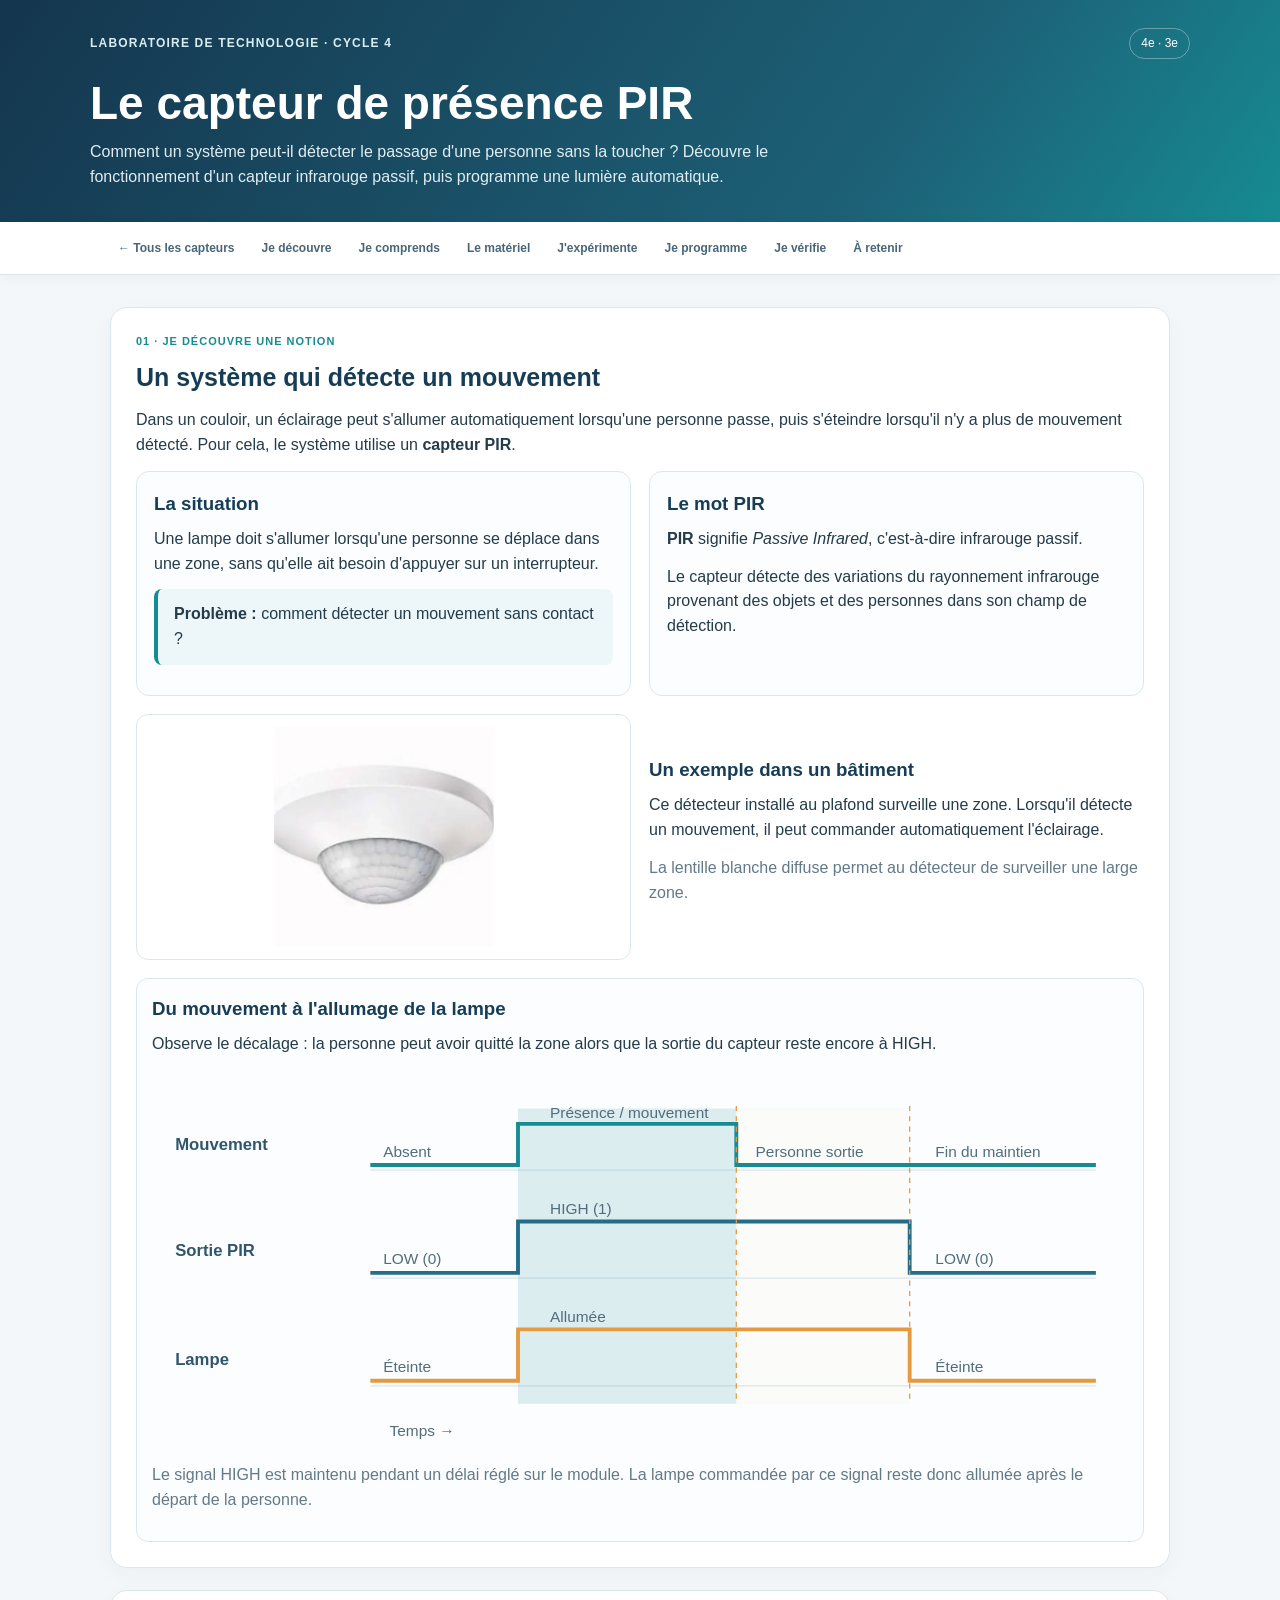
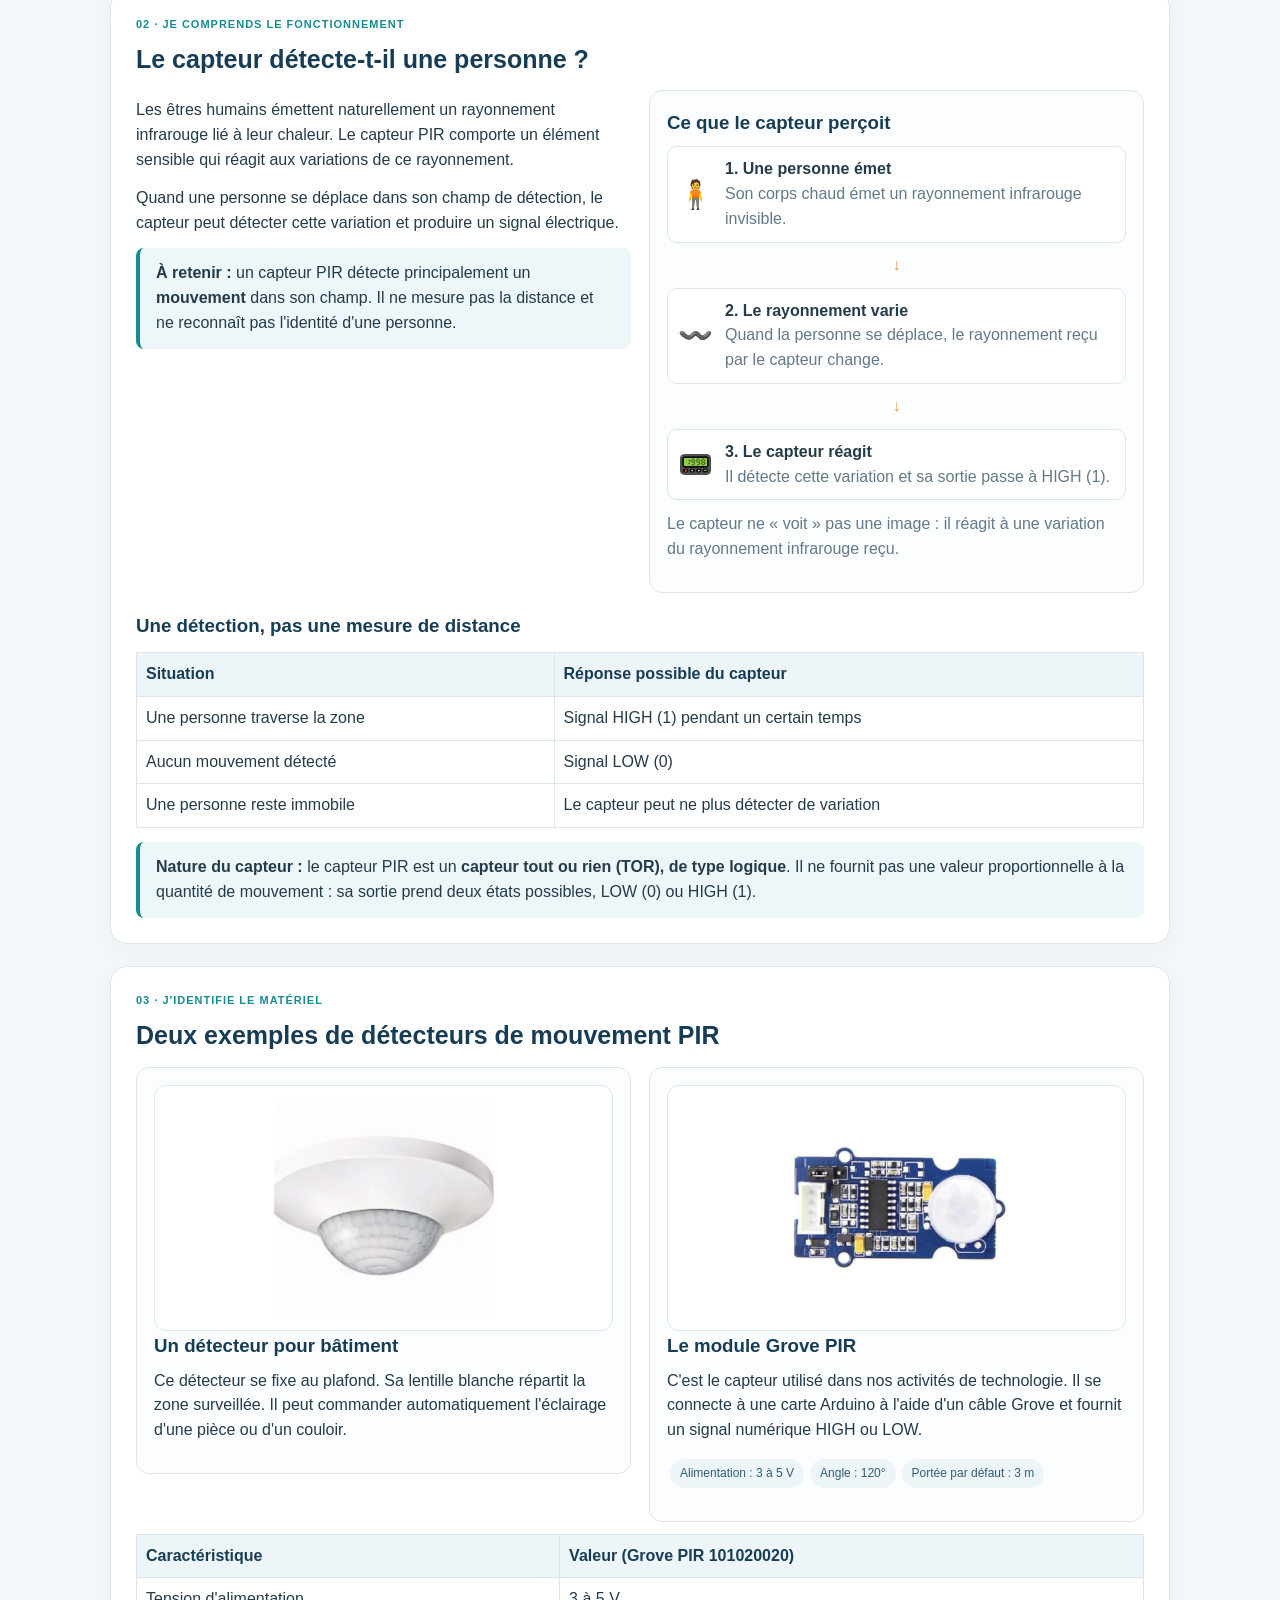
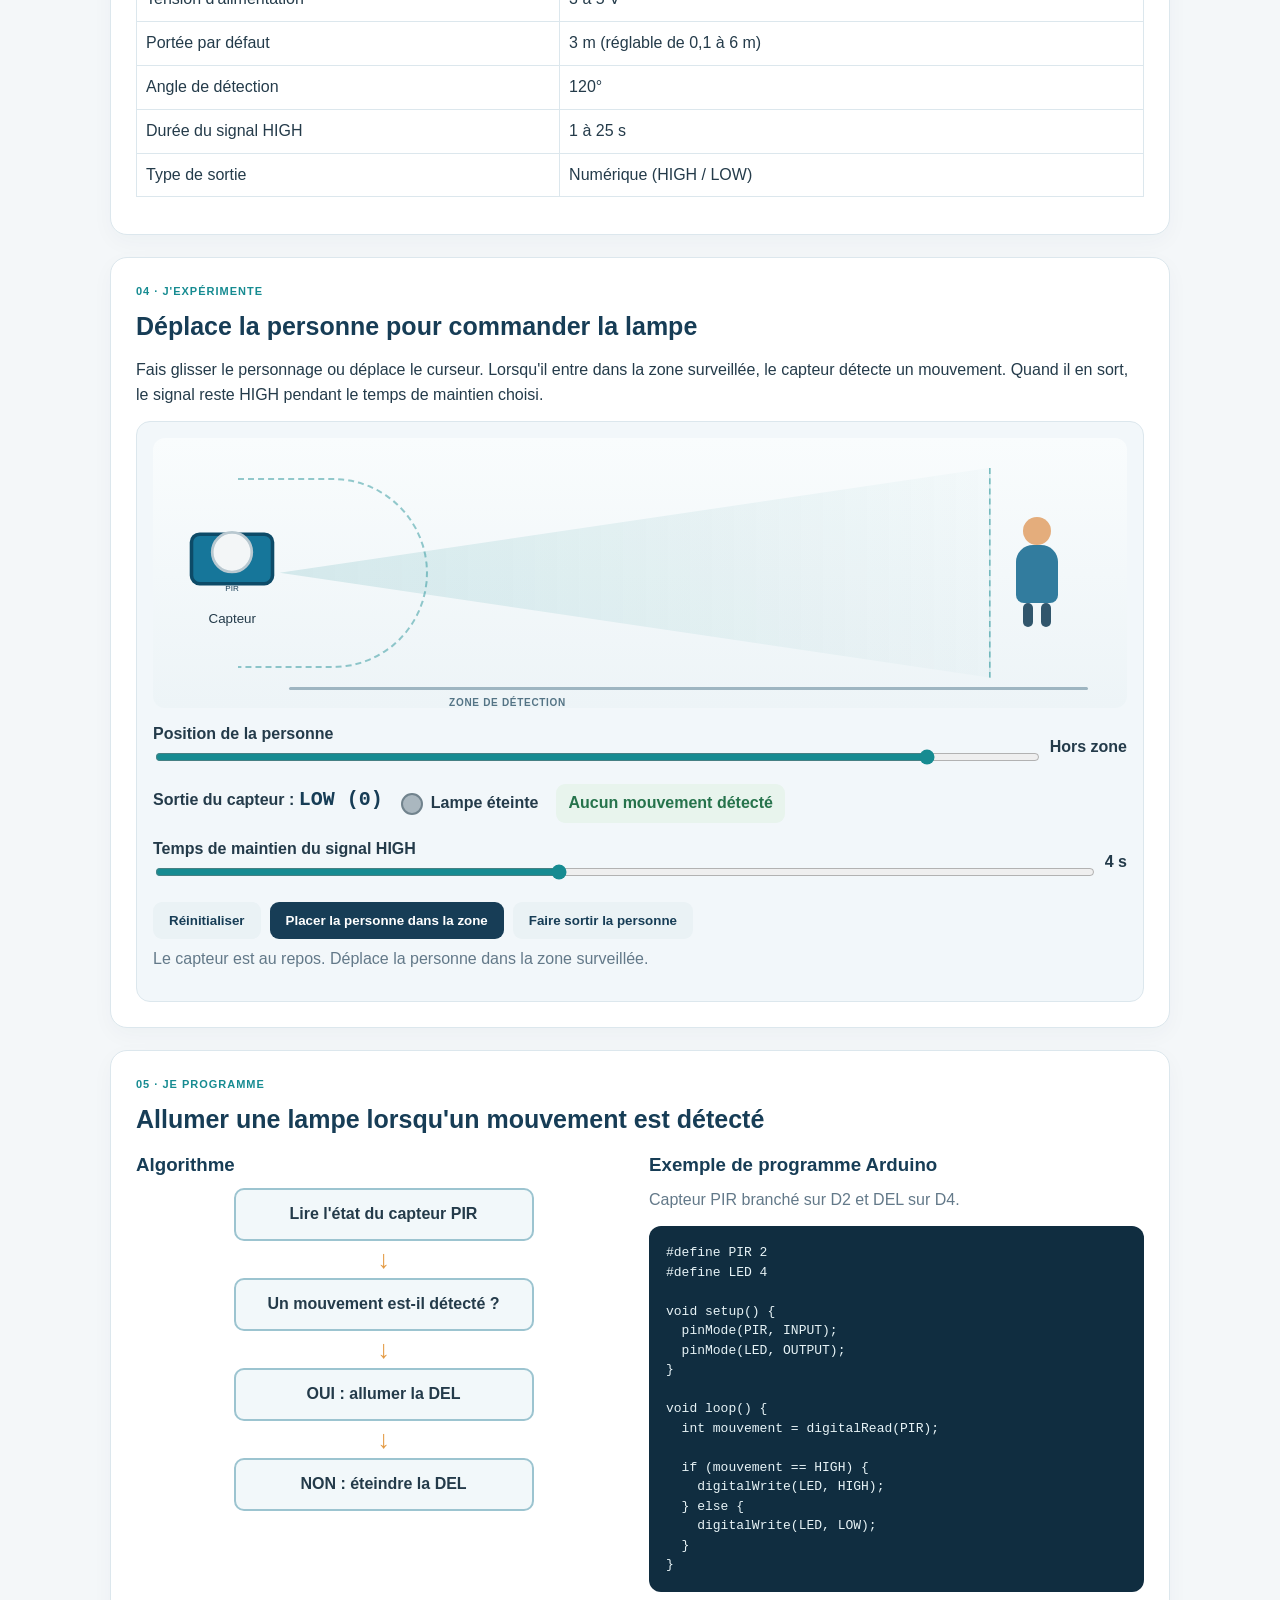
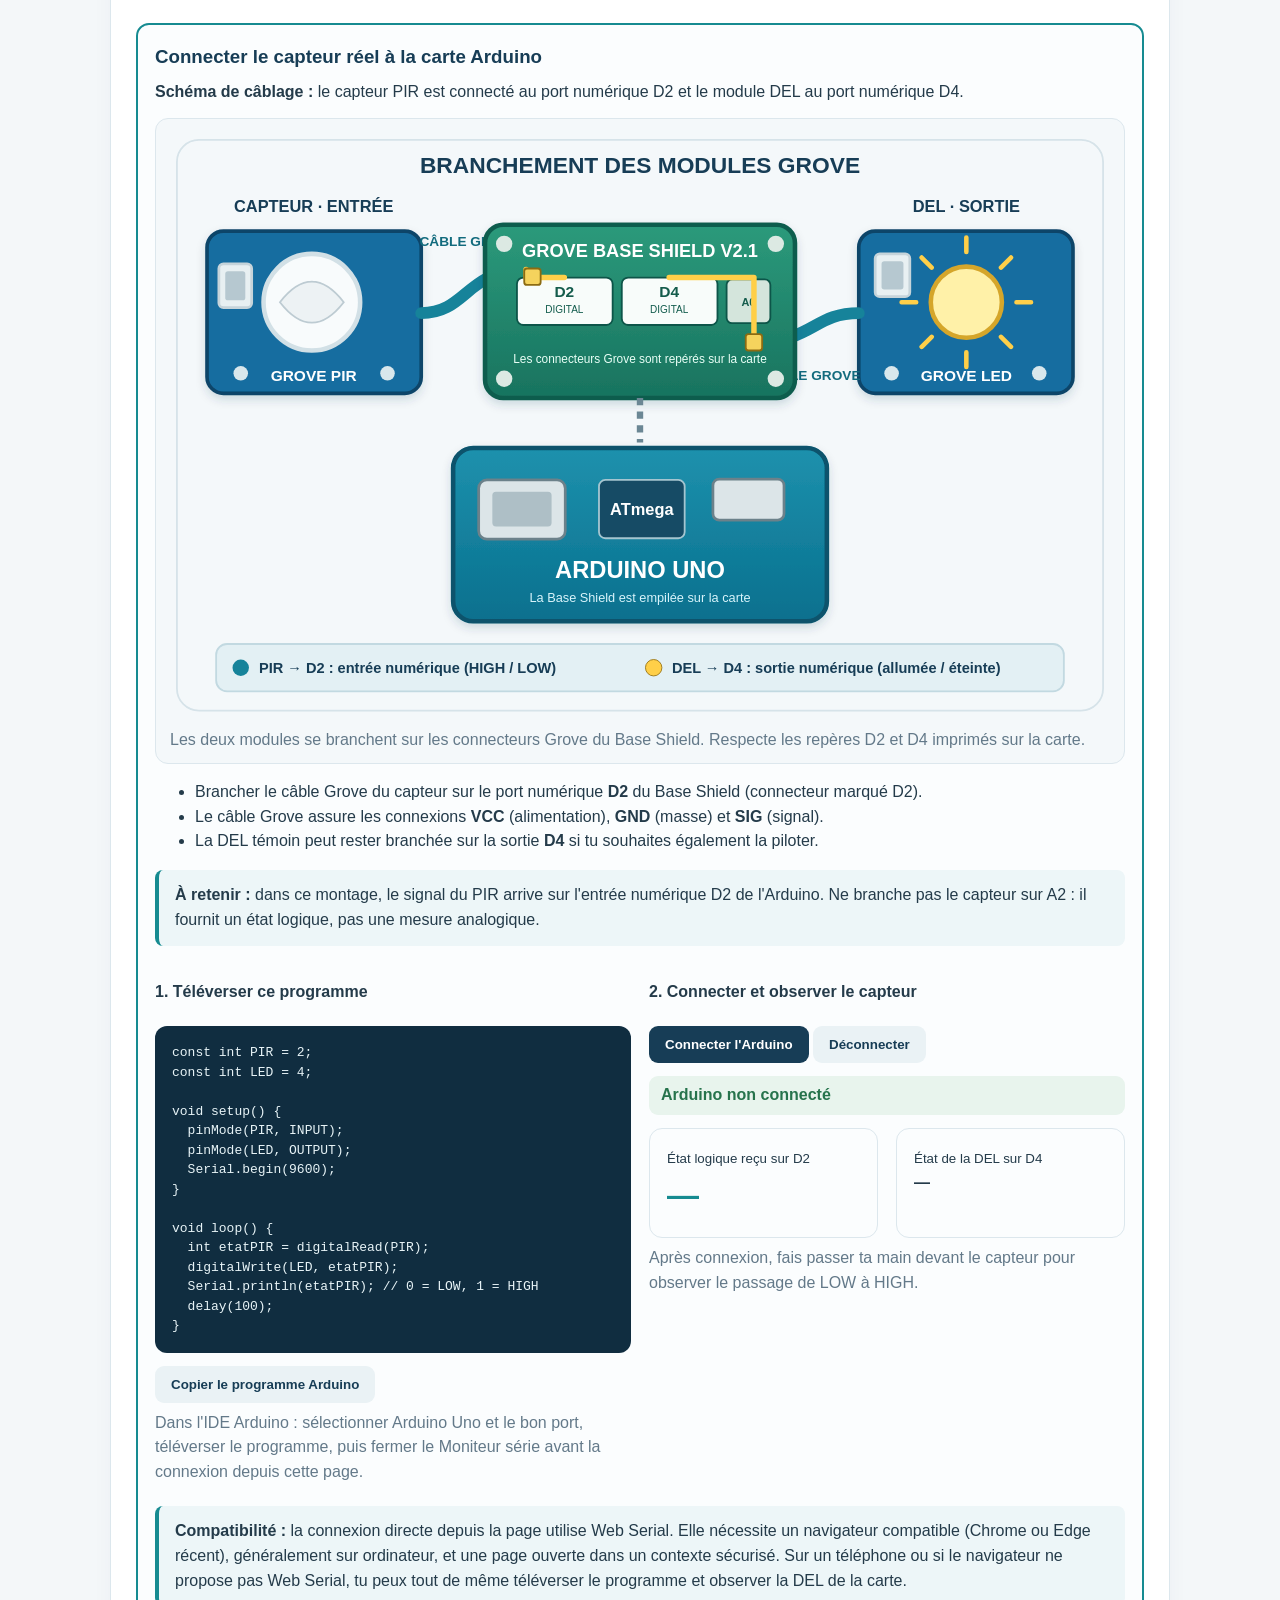
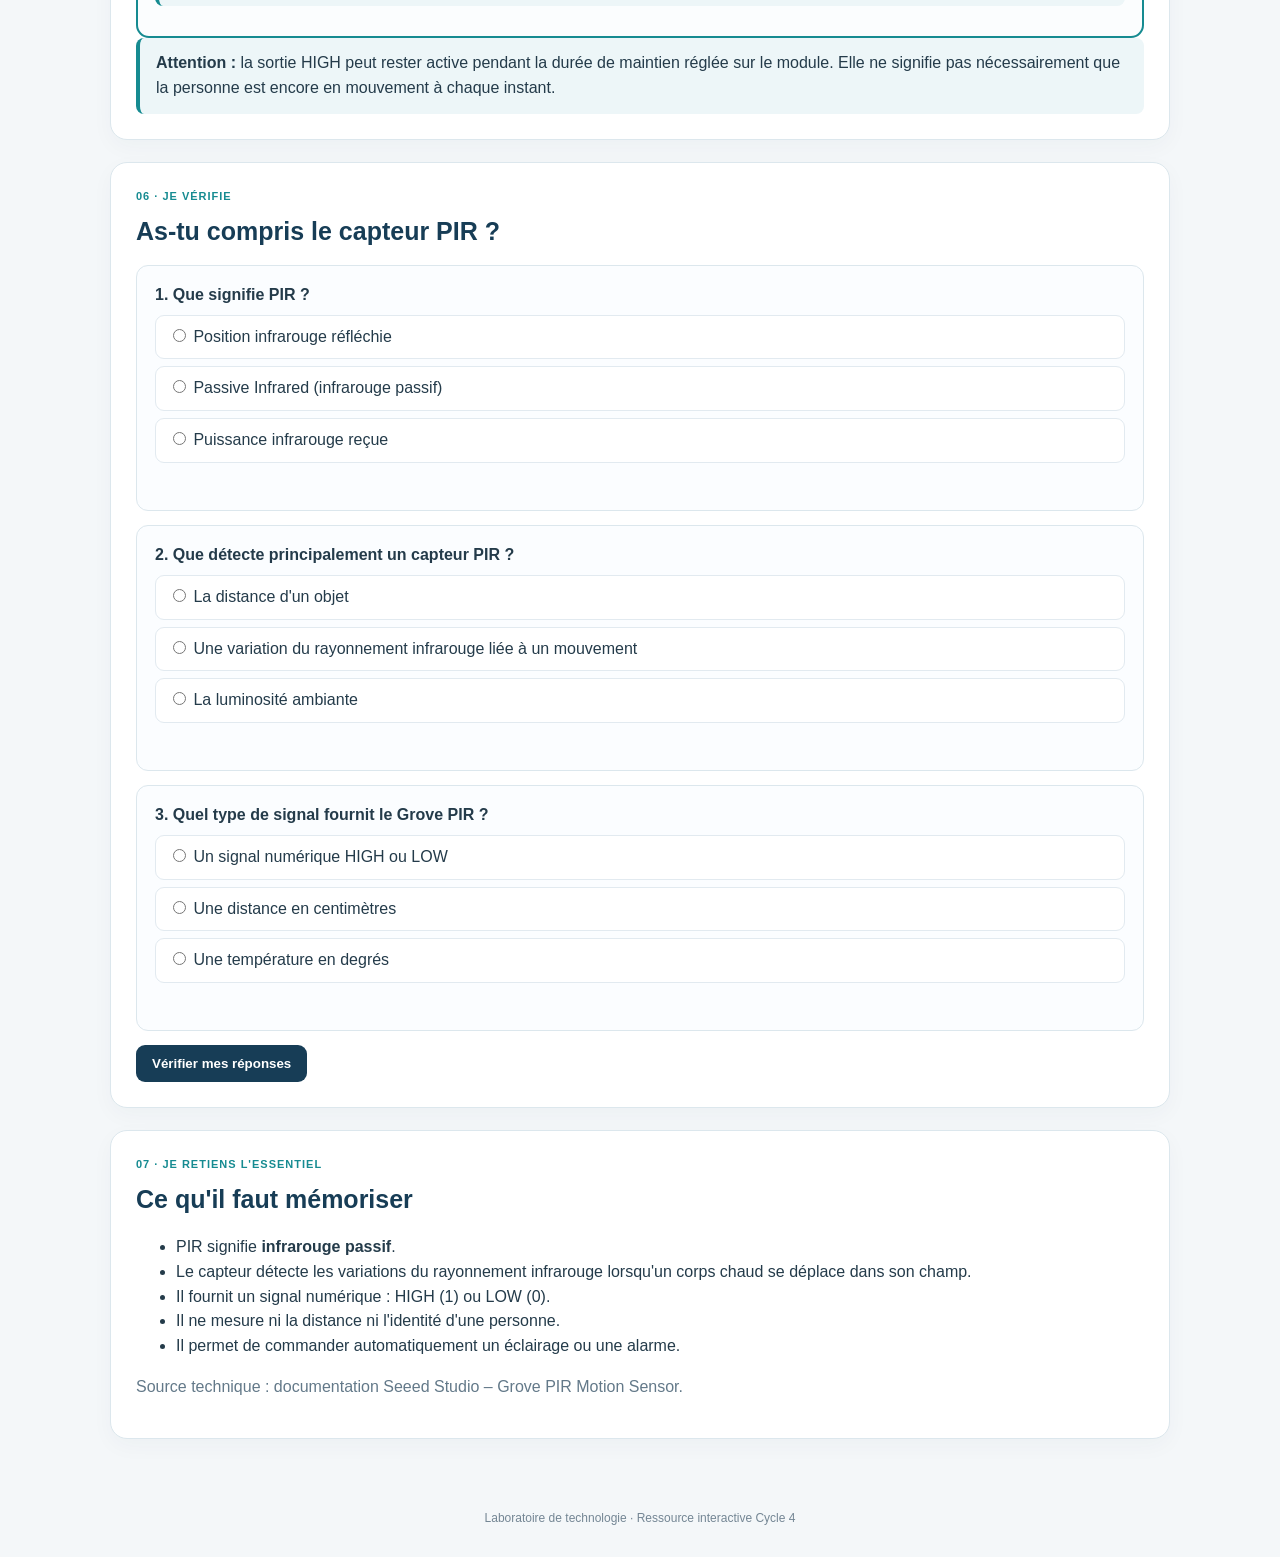
<file: systemes-intelligents/capteurs/capteur_presence_PIR_cycle4_v6.html>
<!DOCTYPE html>
<html lang="fr"><head><meta charset="utf-8"><meta name="viewport" content="width=device-width,initial-scale=1">
<title>Le capteur de présence PIR – Technologie Cycle 4 – V4</title>
<style>
:root{--navy:#173d56;--blue:#246d89;--teal:#168b91;--pale:#edf5f8;--ink:#243b4a;--muted:#637989;--line:#dce7ed;--orange:#e49a43}
*{box-sizing:border-box}body{margin:0;background:#f4f7f9;color:var(--ink);font-family:Inter,Segoe UI,Arial,sans-serif;line-height:1.55}
header{background:linear-gradient(125deg,#14364e,#1d6177 70%,#168b91);color:white;padding:28px 22px 32px}
.wrap{max-width:1100px;margin:auto}.top{display:flex;justify-content:space-between;align-items:center;gap:12px;margin-bottom:20px}
.brand{font-size:12px;letter-spacing:1.2px;text-transform:uppercase;font-weight:800;color:#d8edf2}
.tag{border:1px solid #ffffff55;border-radius:30px;padding:5px 11px;font-size:12px}
h1{font-size:clamp(30px,5vw,46px);line-height:1.08;margin:0 0 12px}.lead{max-width:760px;color:#e0edf1;margin:0}
nav{position:sticky;top:0;z-index:10;background:#fff;border-bottom:1px solid var(--line);box-shadow:0 3px 12px #16394d0b}
nav .wrap{display:flex;gap:7px;overflow:auto;padding:10px 18px}nav a{white-space:nowrap;text-decoration:none;color:#496678;font-size:12px;font-weight:700;padding:7px 10px;border-radius:8px}nav a:hover{background:var(--pale);color:var(--navy)}
main{max-width:1100px;margin:auto;padding:10px 20px 48px}.section{background:white;border:1px solid var(--line);border-radius:17px;padding:25px;margin:22px 0;box-shadow:0 7px 22px #193b5009}
.kicker{font-size:11px;letter-spacing:1px;text-transform:uppercase;color:var(--teal);font-weight:800;margin-bottom:7px}
h2{font-size:25px;color:var(--navy);margin:0 0 12px}h3{color:var(--navy);margin:0 0 9px}
p{margin:8px 0 13px}.muted{color:var(--muted)}.grid{display:grid;grid-template-columns:repeat(2,minmax(0,1fr));gap:18px}.card{border:1px solid var(--line);border-radius:13px;padding:17px;background:#fbfdfe;min-width:0}
.photo{background:white;border:1px solid var(--line);border-radius:12px;padding:12px;display:flex;align-items:center;justify-content:center}.photo img{width:100%;max-height:250px;object-fit:contain}
.callout{background:#edf6f8;border-left:4px solid var(--teal);padding:13px 16px;border-radius:8px}
.pill{display:inline-block;border-radius:30px;background:var(--pale);color:#315d72;padding:5px 10px;font-size:12px;margin:3px}
button{border:0;border-radius:9px;background:var(--navy);color:#fff;padding:11px 16px;font-weight:700;cursor:pointer}button.secondary{background:#eaf2f5;color:var(--navy)}button:hover{filter:brightness(1.08)}
.sim{background:#f2f7fa;border:1px solid var(--line);border-radius:14px;padding:16px}
.sim-stage{position:relative;min-height:270px;background:linear-gradient(#f9fcfd,#edf4f7);border-radius:12px;overflow:hidden}
.sensor-unit{position:absolute;left:22px;top:50%;transform:translateY(-50%);width:100px;text-align:center}
.sensor-unit svg{width:90px;height:82px}.person{position:absolute;right:-60px;top:50%;transform:translateY(-50%);width:54px;height:112px;transition:right .35s ease}
.person .head{width:28px;height:28px;border-radius:50%;background:#e4ad7c;margin:auto}
.person .body{height:58px;width:42px;margin:auto;background:#327c9e;border-radius:17px 17px 8px 8px}
.person .legs{display:flex;justify-content:center;gap:8px}.person .legs i{display:block;width:10px;height:24px;background:#31566c;border-radius:5px}
.zone{position:absolute;left:78px;top:50%;width:65%;height:210px;transform:translateY(-50%);background:linear-gradient(90deg,#168b9125,#168b9105);clip-path:polygon(0 50%,100% 0,100% 100%);border-right:2px dashed #168b9180}
.wave{position:absolute;left:85px;top:50%;width:190px;height:190px;border:2px dashed #168b91;border-left:0;border-radius:0 100% 100% 0;transform:translateY(-50%);opacity:.45}
.chronogram{margin-top:18px;border:1px solid var(--line);border-radius:12px;padding:15px;background:#fbfdfe}.chronogram svg{display:block;width:100%;height:auto}.photo-caption{font-size:12px;color:var(--muted);margin:8px 2px 0}
.photo img{object-fit:contain}.sensor-photo{max-height:220px!important}.sim-stage{touch-action:pan-y}.person{right:auto;left:88%;cursor:grab;touch-action:none;z-index:4}.person:active{cursor:grabbing}.zone{left:13%;width:73%}.sensor-unit{left:3%;z-index:3}.sim-controls{display:grid;grid-template-columns:1fr auto;gap:12px;align-items:center;margin-top:14px}.sim-controls input{width:100%;accent-color:var(--teal)}.lamp-indicator{display:inline-flex;align-items:center;gap:8px;font-weight:800}.lamp-bulb{width:22px;height:22px;border-radius:50%;background:#aab7bf;border:2px solid #71838d}.lamp-indicator.on .lamp-bulb{background:#ffd45e;box-shadow:0 0 16px #ffc83d}.sim-stage .track{position:absolute;left:14%;right:4%;bottom:18px;height:3px;background:#9eb5c1;border-radius:3px}.sim-stage .track:before{content:"ZONE DE DÉTECTION";position:absolute;left:20%;top:8px;font-size:10px;letter-spacing:.7px;color:#547485;font-weight:800}.sim-status{display:flex;justify-content:space-between;align-items:center;gap:10px;flex-wrap:wrap;margin-top:12px}
.status{font-weight:800;padding:7px 12px;border-radius:9px;background:#e8f4ed;color:#26734c}.status.detected{background:#fff0df;color:#a65c16}
.signal{font-family:ui-monospace,monospace;font-weight:800;font-size:20px;color:var(--navy)}
.quiz-q{padding:17px 18px;margin:14px 0;border:1px solid var(--line);border-radius:12px;background:#fbfdff}
.quiz-q label{display:block;padding:9px 12px;margin:7px 0;border:1px solid #e2eaf0;border-radius:9px;background:#fff;cursor:pointer}
.feedback{font-weight:700;margin-top:8px;min-height:22px}
.flow{display:flex;flex-direction:column;align-items:center;gap:6px}.node{width:min(100%,300px);padding:12px;border:2px solid #9cc4d0;background:#f2f8fa;border-radius:10px;text-align:center;font-weight:700}.down{color:var(--orange);font-size:25px;line-height:1}
pre{white-space:pre-wrap;overflow-wrap:anywhere;background:#102d40;color:#e8f4f7;padding:17px;border-radius:12px;font-size:13px;line-height:1.5}
table{border-collapse:collapse;width:100%;margin:12px 0}td,th{border:1px solid var(--line);padding:9px;text-align:left}th{background:#edf5f8;color:var(--navy)}
footer{text-align:center;color:#748694;font-size:12px;padding:0 15px 30px}
@media(max-width:700px){main{padding:8px 12px 35px}.section{padding:18px;margin:15px 0}.grid{grid-template-columns:1fr}.sim-stage{min-height:230px}.person{right:-60px}}
</style></head><body>
<header><div class="wrap"><div class="top"><div class="brand">Laboratoire de technologie · Cycle 4</div><div class="tag">4e · 3e</div></div>
<h1>Le capteur de présence PIR</h1><p class="lead">Comment un système peut-il détecter le passage d'une personne sans la toucher ? Découvre le fonctionnement d'un capteur infrarouge passif, puis programme une lumière automatique.</p></div></header>
<nav><div class="wrap"><a href="./" aria-label="Retour à la page principale des capteurs">← Tous les capteurs</a><a href="#mission">Je découvre</a><a href="#principe">Je comprends</a><a href="#materiel">Le matériel</a><a href="#simulation">J'expérimente</a><a href="#programme">Je programme</a><a href="#quiz">Je vérifie</a><a href="#retenir">À retenir</a></div></nav>
<main>
<section class="section" id="mission"><div class="kicker">01 · Je découvre une notion</div><h2>Un système qui détecte un mouvement</h2>
<p>Dans un couloir, un éclairage peut s'allumer automatiquement lorsqu'une personne passe, puis s'éteindre lorsqu'il n'y a plus de mouvement détecté. Pour cela, le système utilise un <strong>capteur PIR</strong>.</p>
<div class="grid"><div class="card"><h3>La situation</h3><p>Une lampe doit s'allumer lorsqu'une personne se déplace dans une zone, sans qu'elle ait besoin d'appuyer sur un interrupteur.</p><p class="callout"><strong>Problème :</strong> comment détecter un mouvement sans contact ?</p></div><div class="card"><h3>Le mot PIR</h3><p><strong>PIR</strong> signifie <em>Passive Infrared</em>, c'est-à-dire infrarouge passif.</p><p>Le capteur détecte des variations du rayonnement infrarouge provenant des objets et des personnes dans son champ de détection.</p></div></div>
<div class="grid" style="margin-top:18px;align-items:center"><div class="photo"><img class="sensor-photo" src="[data-uri]" alt="Détecteur de présence infrarouge installé au plafond"></div><div><h3>Un exemple dans un bâtiment</h3><p>Ce détecteur installé au plafond surveille une zone. Lorsqu'il détecte un mouvement, il peut commander automatiquement l'éclairage.</p><p class="muted">La lentille blanche diffuse permet au détecteur de surveiller une large zone.</p></div></div>
<div class="chronogram"><h3>Du mouvement à l'allumage de la lampe</h3><p>Observe le décalage : la personne peut avoir quitté la zone alors que la sortie du capteur reste encore à HIGH.</p>
<svg viewBox="0 0 760 300" role="img" aria-label="Chronogramme avec décalage entre la fin du mouvement, le retour du signal PIR à zéro et l'extinction de la lampe"><g font-family="Arial,sans-serif" font-size="13" fill="#31566c" font-weight="bold"><text x="18" y="62">Mouvement</text><text x="18" y="145">Sortie PIR</text><text x="18" y="230">Lampe</text></g><g stroke="#dce7ed"><path d="M170 78H735M170 162H735M170 246H735"/></g><g fill="#168b91" opacity=".13"><rect x="285" y="30" width="170" height="230"/><rect x="455" y="30" width="135" height="230" fill="#e49a43" opacity=".20"/></g><g fill="none" stroke-width="3"><path d="M170 74H285V42H455V74H735" stroke="#168b91"/><path d="M170 158H285V118H590V158H735" stroke="#246d89"/><path d="M170 242H285V202H590V242H735" stroke="#e49a43"/></g><g font-family="Arial,sans-serif" font-size="12" fill="#526d7c"><text x="180" y="68">Absent</text><text x="310" y="37">Présence / mouvement</text><text x="470" y="68">Personne sortie</text><text x="610" y="68">Fin du maintien</text><text x="180" y="151">LOW (0)</text><text x="310" y="112">HIGH (1)</text><text x="610" y="151">LOW (0)</text><text x="180" y="235">Éteinte</text><text x="310" y="196">Allumée</text><text x="610" y="235">Éteinte</text><text x="185" y="285">Temps →</text></g><g stroke="#e49a43" stroke-dasharray="4 4"><path d="M455 28V260"/><path d="M590 28V260"/></g></svg><p class="muted">Le signal HIGH est maintenu pendant un délai réglé sur le module. La lampe commandée par ce signal reste donc allumée après le départ de la personne.</p></div></section>

<section class="section" id="principe"><div class="kicker">02 · Je comprends le fonctionnement</div><h2>Le capteur détecte-t-il une personne ?</h2>
<div class="grid"><div><p>Les êtres humains émettent naturellement un rayonnement infrarouge lié à leur chaleur. Le capteur PIR comporte un élément sensible qui réagit aux variations de ce rayonnement.</p><p>Quand une personne se déplace dans son champ de détection, le capteur peut détecter cette variation et produire un signal électrique.</p><div class="callout"><strong>À retenir :</strong> un capteur PIR détecte principalement un <strong>mouvement</strong> dans son champ. Il ne mesure pas la distance et ne reconnaît pas l'identité d'une personne.</div></div>
<div class="card"><h3>Ce que le capteur perçoit</h3><div style="display:grid;gap:10px"><div style="display:flex;gap:12px;align-items:center;background:#fff;border:1px solid var(--line);border-radius:10px;padding:10px"><div style="font-size:28px">🧍</div><div><strong>1. Une personne émet</strong><br><span class="muted">Son corps chaud émet un rayonnement infrarouge invisible.</span></div></div><div style="text-align:center;color:var(--orange);font-weight:900">↓</div><div style="display:flex;gap:12px;align-items:center;background:#fff;border:1px solid var(--line);border-radius:10px;padding:10px"><div style="font-size:28px">〰️</div><div><strong>2. Le rayonnement varie</strong><br><span class="muted">Quand la personne se déplace, le rayonnement reçu par le capteur change.</span></div></div><div style="text-align:center;color:var(--orange);font-weight:900">↓</div><div style="display:flex;gap:12px;align-items:center;background:#fff;border:1px solid var(--line);border-radius:10px;padding:10px"><div style="font-size:28px">📟</div><div><strong>3. Le capteur réagit</strong><br><span class="muted">Il détecte cette variation et sa sortie passe à HIGH (1).</span></div></div></div><p class="muted" style="margin-top:12px">Le capteur ne « voit » pas une image : il réagit à une variation du rayonnement infrarouge reçu.</p></div></div>
<h3 style="margin-top:18px">Une détection, pas une mesure de distance</h3><table><tr><th>Situation</th><th>Réponse possible du capteur</th></tr><tr><td>Une personne traverse la zone</td><td>Signal HIGH (1) pendant un certain temps</td></tr><tr><td>Aucun mouvement détecté</td><td>Signal LOW (0)</td></tr><tr><td>Une personne reste immobile</td><td>Le capteur peut ne plus détecter de variation</td></tr></table><div class="callout" style="margin-top:14px"><strong>Nature du capteur :</strong> le capteur PIR est un <strong>capteur tout ou rien (TOR), de type logique</strong>. Il ne fournit pas une valeur proportionnelle à la quantité de mouvement : sa sortie prend deux états possibles, LOW (0) ou HIGH (1).</div></section>

<section class="section" id="materiel"><div class="kicker">03 · J'identifie le matériel</div><h2>Deux exemples de détecteurs de mouvement PIR</h2>
<div class="grid" style="align-items:start">
<div class="card"><div class="photo"><img class="sensor-photo" src="[data-uri]" alt="Détecteur de mouvement PIR à installer au plafond"></div><h3>Un détecteur pour bâtiment</h3><p>Ce détecteur se fixe au plafond. Sa lentille blanche répartit la zone surveillée. Il peut commander automatiquement l'éclairage d'une pièce ou d'un couloir.</p></div>
<div class="card"><div class="photo"><img class="sensor-photo" src="[data-uri]" alt="Module électronique Grove PIR Motion Sensor"></div><h3>Le module Grove PIR</h3><p>C'est le capteur utilisé dans nos activités de technologie. Il se connecte à une carte Arduino à l'aide d'un câble Grove et fournit un signal numérique HIGH ou LOW.</p><p><span class="pill">Alimentation : 3 à 5 V</span><span class="pill">Angle : 120°</span><span class="pill">Portée par défaut : 3 m</span></p></div>
</div>
<table><tr><th>Caractéristique</th><th>Valeur (Grove PIR 101020020)</th></tr><tr><td>Tension d'alimentation</td><td>3 à 5 V</td></tr><tr><td>Portée par défaut</td><td>3 m (réglable de 0,1 à 6 m)</td></tr><tr><td>Angle de détection</td><td>120°</td></tr><tr><td>Durée du signal HIGH</td><td>1 à 25 s</td></tr><tr><td>Type de sortie</td><td>Numérique (HIGH / LOW)</td></tr></table></section></section>

<section class="section" id="simulation"><div class="kicker">04 · J'expérimente</div><h2>Déplace la personne pour commander la lampe</h2><p>Fais glisser le personnage ou déplace le curseur. Lorsqu'il entre dans la zone surveillée, le capteur détecte un mouvement. Quand il en sort, le signal reste HIGH pendant le temps de maintien choisi.</p>
<div class="sim"><div class="sim-stage" id="simStage"><div class="zone"></div><div class="wave"></div><div class="sensor-unit"><svg viewBox="0 0 100 90" aria-label="Capteur PIR"><rect x="5" y="20" width="90" height="55" rx="9" fill="#16769a" stroke="#0d4b68" stroke-width="4"/><circle cx="50" cy="40" r="22" fill="#f3f6f7" stroke="#b8c8d0" stroke-width="3"/><text x="50" y="83" font-size="9" text-anchor="middle" fill="#173d56">PIR</text></svg><small>Capteur</small></div><div class="person" id="person" style="left:88%"><div class="head"></div><div class="body"></div><div class="legs"><i></i><i></i></div></div><div class="track"></div></div>
<div class="sim-controls"><div><label for="personPos"><strong>Position de la personne</strong></label><input id="personPos" type="range" min="0" max="100" value="88" step="1"></div><div><strong id="posLabel">Hors zone</strong></div></div>
<div style="display:flex;gap:18px;flex-wrap:wrap;margin-top:12px"><div><strong>Sortie du capteur :</strong> <span class="signal" id="signal">LOW (0)</span></div><div class="lamp-indicator" id="lamp"><span class="lamp-bulb"></span><span id="lampText">Lampe éteinte</span></div><span class="status" id="status">Aucun mouvement détecté</span></div>
<div class="sim-controls"><div><label for="holdTime"><strong>Temps de maintien du signal HIGH</strong></label><input id="holdTime" type="range" min="1" max="8" value="4" step="1"></div><div><strong><span id="holdValue">4</span> s</strong></div></div>
<div style="display:flex;gap:9px;flex-wrap:wrap;margin-top:14px"><button class="secondary" id="resetBtn">Réinitialiser</button><button id="enterBtn">Placer la personne dans la zone</button><button class="secondary" id="exitBtn">Faire sortir la personne</button></div><p class="muted" id="simExplain" aria-live="polite">Le capteur est au repos. Déplace la personne dans la zone surveillée.</p></div></section>

<section class="section" id="programme"><div class="kicker">05 · Je programme</div><h2>Allumer une lampe lorsqu'un mouvement est détecté</h2>
<div class="grid"><div><h3>Algorithme</h3><div class="flow"><div class="node">Lire l'état du capteur PIR</div><div class="down">↓</div><div class="node">Un mouvement est-il détecté ?</div><div class="down">↓</div><div class="node">OUI : allumer la DEL</div><div class="down">↓</div><div class="node">NON : éteindre la DEL</div></div></div>
<div><h3>Exemple de programme Arduino</h3><p class="muted">Capteur PIR branché sur D2 et DEL sur D4.</p><pre>#define PIR 2
#define LED 4

void setup() {
  pinMode(PIR, INPUT);
  pinMode(LED, OUTPUT);
}

void loop() {
  int mouvement = digitalRead(PIR);

  if (mouvement == HIGH) {
    digitalWrite(LED, HIGH);
  } else {
    digitalWrite(LED, LOW);
  }
}</pre></div></div>
<div class="card" id="real-mode" style="margin-top:18px;border:2px solid var(--teal)">
<h3>Connecter le capteur réel à la carte Arduino</h3>
<p><strong>Schéma de câblage :</strong> le capteur PIR est connecté au port numérique D2 et le module DEL au port numérique D4.</p>
<div class="card" style="padding:10px;margin:14px 0;background:#f4f8fa">
<svg viewBox="0 0 1040 650" role="img" aria-label="Montage Vaublocks : Arduino Uno avec Grove Base Shield V2.1, capteur Grove PIR branché en D2 et module Grove LED branché en D4" style="display:block;width:100%;height:auto;font-family:Arial,sans-serif">
<defs>
 <linearGradient id="vbBoard" x2="0" y2="1"><stop stop-color="#2c9a7b"/><stop offset="1" stop-color="#18735f"/></linearGradient>
 <linearGradient id="vbUno" x2="0" y2="1"><stop stop-color="#1e91ad"/><stop offset="1" stop-color="#08708e"/></linearGradient>
 <filter id="soft" x="-20%" y="-20%" width="140%" height="140%"><feDropShadow dx="0" dy="5" stdDeviation="5" flood-color="#173d56" flood-opacity=".16"/></filter>
 <marker id="vbArrow" markerWidth="10" markerHeight="10" refX="8" refY="5" orient="auto"><path d="M0 0 L10 5 L0 10Z" fill="#16839a"/></marker>
</defs>
<rect x="12" y="12" width="1016" height="626" rx="24" fill="#f4f8fa" stroke="#d6e3e9" stroke-width="2"/>
<text x="520" y="48" text-anchor="middle" font-size="25" font-weight="800" fill="#173d56">BRANCHEMENT DES MODULES GROVE</text>
<!-- modules left and right -->
<g filter="url(#soft)">
 <rect x="45" y="112" width="235" height="178" rx="18" fill="#176da0" stroke="#0d4569" stroke-width="4"/>
 <circle cx="160" cy="190" r="53" fill="#f8fbfc" stroke="#d2e0e6" stroke-width="5"/>
 <path d="M125 190 Q160 145 195 190 Q160 235 125 190Z" fill="#edf2f4" stroke="#bdcbd2" stroke-width="2"/>
 <rect x="58" y="148" width="36" height="48" rx="5" fill="#e8f0f2" stroke="#c6d4da" stroke-width="3"/>
 <rect x="65" y="156" width="22" height="32" rx="3" fill="#b6c8d0"/>
 <circle cx="82" cy="268" r="8" fill="#d8e7ec"/><circle cx="243" cy="268" r="8" fill="#d8e7ec"/>
 <text x="162" y="276" text-anchor="middle" font-size="17" font-weight="800" fill="#fff">GROVE PIR</text>
 <rect x="760" y="112" width="235" height="178" rx="18" fill="#176da0" stroke="#0d4569" stroke-width="4"/>
 <rect x="778" y="137" width="38" height="47" rx="5" fill="#e8f0f2" stroke="#c6d4da" stroke-width="3"/>
 <rect x="785" y="145" width="24" height="31" rx="3" fill="#b6c8d0"/>
 <circle cx="878" cy="190" r="39" fill="#fff1a8" stroke="#d5a62c" stroke-width="5"/>
 <path d="M878 135V119 M878 261V245 M823 190H807 M949 190H933 M840 152L829 141 M916 228L927 239 M916 152L927 141 M840 228L829 239" stroke="#ffcf48" stroke-width="5" stroke-linecap="round"/>
 <circle cx="796" cy="268" r="8" fill="#d8e7ec"/><circle cx="958" cy="268" r="8" fill="#d8e7ec"/>
 <text x="878" y="276" text-anchor="middle" font-size="17" font-weight="800" fill="#fff">GROVE LED</text>
</g>
<text x="162" y="91" text-anchor="middle" font-size="18" font-weight="800" fill="#173d56">CAPTEUR · ENTRÉE</text>
<text x="878" y="91" text-anchor="middle" font-size="18" font-weight="800" fill="#173d56">DEL · SORTIE</text>
<!-- Grove cables -->
<path d="M280 202 C330 202 330 154 395 154" fill="none" stroke="#16839a" stroke-width="13" stroke-linecap="round"/>
<path d="M760 202 C710 202 710 234 645 234" fill="none" stroke="#16839a" stroke-width="13" stroke-linecap="round"/>
<text x="333" y="128" text-anchor="middle" font-size="15" font-weight="700" fill="#126b7d">CÂBLE GROVE</text>
<text x="707" y="275" text-anchor="middle" font-size="15" font-weight="700" fill="#126b7d">CÂBLE GROVE</text>
<!-- base shield top view -->
<g filter="url(#soft)">
 <rect x="350" y="105" width="340" height="190" rx="20" fill="url(#vbBoard)" stroke="#105d4d" stroke-width="5"/>
 <circle cx="371" cy="126" r="9" fill="#dce9e3"/><circle cx="669" cy="126" r="9" fill="#dce9e3"/><circle cx="371" cy="274" r="9" fill="#dce9e3"/><circle cx="669" cy="274" r="9" fill="#dce9e3"/>
 <text x="520" y="140" text-anchor="middle" font-size="20" font-weight="900" fill="#fff">GROVE BASE SHIELD V2.1</text>
 <!-- digital ports -->
 <g fill="#f8fcfa" stroke="#0d5548" stroke-width="2">
  <rect x="385" y="163" width="105" height="52" rx="7"/><rect x="500" y="163" width="105" height="52" rx="7"/>
 </g>
 <text x="437" y="184" text-anchor="middle" font-size="17" font-weight="900" fill="#125b4c">D2</text><text x="437" y="202" text-anchor="middle" font-size="11" fill="#125b4c">DIGITAL</text>
 <text x="552" y="184" text-anchor="middle" font-size="17" font-weight="900" fill="#125b4c">D4</text><text x="552" y="202" text-anchor="middle" font-size="11" fill="#125b4c">DIGITAL</text>
 <rect x="615" y="165" width="48" height="48" rx="6" fill="#d4e5dc" stroke="#0d5548" stroke-width="2"/><text x="639" y="194" text-anchor="middle" font-size="12" font-weight="800" fill="#125b4c">A0</text>
 <text x="520" y="257" text-anchor="middle" font-size="13" fill="#e8fff6">Les connecteurs Grove sont repérés sur la carte</text>
</g>
<!-- wire end markers -->
<path d="M395 154 L395 163 L437 163" fill="none" stroke="#ffcf48" stroke-width="6" stroke-linecap="round" stroke-linejoin="round"/>
<path d="M645 234 L645 163 L552 163" fill="none" stroke="#ffcf48" stroke-width="6" stroke-linecap="round" stroke-linejoin="round"/>
<rect x="393" y="153" width="18" height="18" rx="3" fill="#f5d35d" stroke="#8c6b12" stroke-width="2"/><rect x="636" y="225" width="18" height="18" rx="3" fill="#f5d35d" stroke="#8c6b12" stroke-width="2"/>
<!-- stacked Arduino Uno -->
<path d="M520 295 V344" stroke="#6b8794" stroke-width="7" stroke-dasharray="8 7"/>
<g filter="url(#soft)">
 <rect x="315" y="350" width="410" height="190" rx="22" fill="url(#vbUno)" stroke="#07536c" stroke-width="5"/>
 <rect x="343" y="385" width="95" height="65" rx="9" fill="#dce5e8" stroke="#6c818a" stroke-width="3"/>
 <rect x="358" y="398" width="65" height="38" rx="4" fill="#aebfc6"/>
 <rect x="600" y="384" width="78" height="45" rx="7" fill="#dce5e8" stroke="#6c818a" stroke-width="3"/>
 <rect x="475" y="385" width="94" height="64" rx="7" fill="#164c65" stroke="#a5c5d0" stroke-width="2"/>
 <text x="522" y="423" text-anchor="middle" font-size="18" font-weight="900" fill="#fff">ATmega</text>
 <text x="520" y="493" text-anchor="middle" font-size="26" font-weight="900" fill="#fff">ARDUINO UNO</text>
 <text x="520" y="519" text-anchor="middle" font-size="14" fill="#d9f4fb">La Base Shield est empilée sur la carte</text>
</g>
<!-- legends -->
<rect x="55" y="565" width="930" height="52" rx="12" fill="#e3f0f4" stroke="#c2d9e1" stroke-width="2"/>
<circle cx="82" cy="591" r="9" fill="#16839a"/><text x="102" y="597" font-size="16" font-weight="700" fill="#173d56">PIR → D2 : entrée numérique (HIGH / LOW)</text>
<circle cx="535" cy="591" r="9" fill="#ffcf48" stroke="#9a7719"/><text x="555" y="597" font-size="16" font-weight="700" fill="#173d56">DEL → D4 : sortie numérique (allumée / éteinte)</text>
</svg>
<p class="muted" style="margin:6px 4px 0">Les deux modules se branchent sur les connecteurs Grove du Base Shield. Respecte les repères D2 et D4 imprimés sur la carte.</p>
</div>
<ul><li>Brancher le câble Grove du capteur sur le port numérique <strong>D2</strong> du Base Shield (connecteur marqué D2).</li><li>Le câble Grove assure les connexions <strong>VCC</strong> (alimentation), <strong>GND</strong> (masse) et <strong>SIG</strong> (signal).</li><li>La DEL témoin peut rester branchée sur la sortie <strong>D4</strong> si tu souhaites également la piloter.</li></ul>
<p class="callout"><strong>À retenir :</strong> dans ce montage, le signal du PIR arrive sur l'entrée numérique D2 de l'Arduino. Ne branche pas le capteur sur A2 : il fournit un état logique, pas une mesure analogique.</p>
<div class="grid">
<div><h4>1. Téléverser ce programme</h4><pre id="arduino-code">const int PIR = 2;
const int LED = 4;

void setup() {
  pinMode(PIR, INPUT);
  pinMode(LED, OUTPUT);
  Serial.begin(9600);
}

void loop() {
  int etatPIR = digitalRead(PIR);
  digitalWrite(LED, etatPIR);
  Serial.println(etatPIR); // 0 = LOW, 1 = HIGH
  delay(100);
}</pre>
<button type="button" class="secondary" id="copyArduino">Copier le programme Arduino</button>
<p class="muted">Dans l'IDE Arduino : sélectionner Arduino Uno et le bon port, téléverser le programme, puis fermer le Moniteur série avant la connexion depuis cette page.</p></div>
<div><h4>2. Connecter et observer le capteur</h4>
<p><button type="button" id="connectArduino">Connecter l'Arduino</button> <button type="button" class="secondary" id="disconnectArduino" disabled>Déconnecter</button></p>
<p id="serialStatus" class="status" role="status">Arduino non connecté</p>
<div class="grid"><div class="card"><small>État logique reçu sur D2</small><div id="realState" style="font-size:2rem;font-weight:900;color:var(--teal)">—</div></div><div class="card"><small>État de la DEL sur D4</small><div id="realLed" style="font-weight:900">—</div></div></div>
<p class="muted" id="realHint">Après connexion, fais passer ta main devant le capteur pour observer le passage de LOW à HIGH.</p></div></div>
<p class="callout"><strong>Compatibilité :</strong> la connexion directe depuis la page utilise Web Serial. Elle nécessite un navigateur compatible (Chrome ou Edge récent), généralement sur ordinateur, et une page ouverte dans un contexte sécurisé. Sur un téléphone ou si le navigateur ne propose pas Web Serial, tu peux tout de même téléverser le programme et observer la DEL de la carte.</p>
</div>
<div class="callout"><strong>Attention :</strong> la sortie HIGH peut rester active pendant la durée de maintien réglée sur le module. Elle ne signifie pas nécessairement que la personne est encore en mouvement à chaque instant.</div></section>

<section class="section" id="quiz"><div class="kicker">06 · Je vérifie</div><h2>As-tu compris le capteur PIR ?</h2>
<div class="quiz-q"><strong>1. Que signifie PIR ?</strong><label><input type="radio" name="q1" value="0"> Position infrarouge réfléchie</label><label><input type="radio" name="q1" value="1"> Passive Infrared (infrarouge passif)</label><label><input type="radio" name="q1" value="0"> Puissance infrarouge reçue</label><div class="feedback" id="f1"></div></div>
<div class="quiz-q"><strong>2. Que détecte principalement un capteur PIR ?</strong><label><input type="radio" name="q2" value="0"> La distance d'un objet</label><label><input type="radio" name="q2" value="1"> Une variation du rayonnement infrarouge liée à un mouvement</label><label><input type="radio" name="q2" value="0"> La luminosité ambiante</label><div class="feedback" id="f2"></div></div>
<div class="quiz-q"><strong>3. Quel type de signal fournit le Grove PIR ?</strong><label><input type="radio" name="q3" value="1"> Un signal numérique HIGH ou LOW</label><label><input type="radio" name="q3" value="0"> Une distance en centimètres</label><label><input type="radio" name="q3" value="0"> Une température en degrés</label><div class="feedback" id="f3"></div></div>
<button id="checkQuiz">Vérifier mes réponses</button><span id="score" style="font-weight:800;margin-left:12px"></span></section>

<section class="section" id="retenir"><div class="kicker">07 · Je retiens l'essentiel</div><h2>Ce qu'il faut mémoriser</h2><ul><li>PIR signifie <strong>infrarouge passif</strong>.</li><li>Le capteur détecte les variations du rayonnement infrarouge lorsqu'un corps chaud se déplace dans son champ.</li><li>Il fournit un signal numérique : HIGH (1) ou LOW (0).</li><li>Il ne mesure ni la distance ni l'identité d'une personne.</li><li>Il permet de commander automatiquement un éclairage ou une alarme.</li></ul>
<p class="muted">Source technique : documentation Seeed Studio – Grove PIR Motion Sensor.</p></section>
</main><footer>Laboratoire de technologie · Ressource interactive Cycle 4</footer>
<script>
const person=document.getElementById('person'), signal=document.getElementById('signal'), status=document.getElementById('status'), explain=document.getElementById('simExplain');
const stage=document.getElementById('simStage'), pos=document.getElementById('personPos'), hold=document.getElementById('holdTime'), lamp=document.getElementById('lamp');
let holdTimer=null, wasInside=false, highUntil=0, dragging=false;
function insideZone(x){return x>=22 && x<=78;}
function renderPosition(){const x=Number(pos.value);person.style.left=x+'%';document.getElementById('posLabel').textContent=insideZone(x)?'Dans la zone':'Hors zone';}
function setOutput(high, message){signal.textContent=high?'HIGH (1)':'LOW (0)';signal.style.color=high?'#b66a22':'';status.textContent=high?'Mouvement détecté / maintien actif':'Aucun mouvement détecté';status.classList.toggle('detected',high);lamp.classList.toggle('on',high);document.getElementById('lampText').textContent=high?'Lampe allumée':'Lampe éteinte';if(message)explain.textContent=message;}
function scheduleLow(){clearTimeout(holdTimer);const delay=Number(hold.value)*1000;highUntil=Date.now()+delay;holdTimer=setTimeout(()=>{if(!insideZone(Number(pos.value))){setOutput(false,'Le temps de maintien est écoulé : le signal repasse à LOW et la lampe s’éteint.');}},delay);}
function updatePresence(){const x=Number(pos.value), nowInside=insideZone(x);renderPosition();if(nowInside&&!wasInside){clearTimeout(holdTimer);setOutput(true,'La personne entre dans la zone : le capteur détecte un mouvement, passe à HIGH et allume la lampe.');}else if(!nowInside&&wasInside){setOutput(true,'La personne vient de sortir de la zone. Le capteur maintient encore HIGH : la lampe reste allumée pendant le délai choisi.');scheduleLow();}else if(nowInside){clearTimeout(holdTimer);setOutput(true,'La personne se trouve dans la zone surveillée : la sortie reste à HIGH.');}wasInside=nowInside;}
pos.addEventListener('input',updatePresence);hold.addEventListener('input',()=>{document.getElementById('holdValue').textContent=hold.value;if(!insideZone(Number(pos.value))&&signal.textContent.startsWith('HIGH'))scheduleLow();});
function moveTo(x){pos.value=Math.max(0,Math.min(100,x));updatePresence();}
person.addEventListener('pointerdown',e=>{dragging=true;person.setPointerCapture(e.pointerId);e.preventDefault();});person.addEventListener('pointermove',e=>{if(!dragging)return;const r=stage.getBoundingClientRect();moveTo((e.clientX-r.left)/r.width*100);});person.addEventListener('pointerup',()=>dragging=false);person.addEventListener('pointercancel',()=>dragging=false);
document.getElementById('enterBtn').addEventListener('click',()=>moveTo(50));document.getElementById('exitBtn').addEventListener('click',()=>moveTo(90));
document.getElementById('resetBtn').addEventListener('click',()=>{clearTimeout(holdTimer);wasInside=false;pos.value=88;renderPosition();setOutput(false,'Simulation réinitialisée : la personne est hors de la zone et le capteur est au repos.');});
renderPosition();
document.getElementById('checkQuiz').addEventListener('click',()=>{
 let score=0;
 for(let i=1;i<=3;i++){const a=document.querySelector('input[name=q'+i+']:checked');const f=document.getElementById('f'+i);if(a&&a.value==='1'){score++;f.textContent='Bonne réponse !';f.style.color='#23734d';}else{f.textContent='À revoir : relis la partie correspondante.';f.style.color='#a65c16';}}
 document.getElementById('score').textContent='Résultat : '+score+'/3';
});
</script>
<script>
(()=>{
 const connect=document.getElementById('connectArduino');
 if(!connect) return;
 const disconnect=document.getElementById('disconnectArduino');
 const status=document.getElementById('serialStatus');
 const state=document.getElementById('realState');
 const led=document.getElementById('realLed');
 const copy=document.getElementById('copyArduino');
 let port=null, reader=null, buffer='';
 function setStatus(t,ok=false){status.textContent=t;status.style.background=ok?'#e8f7f5':'#fff0e9';}
 function show(v){if(v!=='0'&&v!=='1')return;const high=v==='1';state.textContent=high?'HIGH (1)':'LOW (0)';state.style.color=high?'#b85b24':'var(--teal)';led.textContent=high?'Allumée':'Éteinte';}
 async function readLoop(){try{while(port&&port.readable){reader=port.readable.getReader();try{while(true){const {value,done}=await reader.read();if(done)break;buffer+=new TextDecoder().decode(value);const lines=buffer.split(/\r?\n/);buffer=lines.pop()||'';for(const line of lines)show(line.trim());}}finally{reader.releaseLock();reader=null;}}}catch(e){setStatus('Lecture interrompue : '+e.message);}finally{connect.disabled=false;disconnect.disabled=true;if(port){try{await port.close()}catch(e){}}port=null;}}
 connect.addEventListener('click',async()=>{if(!('serial'in navigator)){setStatus('Web Serial indisponible. Utilise Chrome ou Edge récent sur ordinateur.');return;}try{port=await navigator.serial.requestPort();await port.open({baudRate:9600});buffer='';connect.disabled=true;disconnect.disabled=false;setStatus('Arduino connecté — lecture du signal D2',true);readLoop();}catch(e){port=null;setStatus(e.name==='NotFoundError'?'Aucun port sélectionné':'Connexion impossible : '+e.message);}});
 disconnect.addEventListener('click',async()=>{try{if(reader)await reader.cancel();if(port)await port.close();}catch(e){}port=null;reader=null;connect.disabled=false;disconnect.disabled=true;setStatus('Arduino déconnecté');state.textContent='—';led.textContent='—';});
 copy.addEventListener('click',async()=>{try{await navigator.clipboard.writeText(document.getElementById('arduino-code').textContent);copy.textContent='Programme copié !';}catch(e){copy.textContent='Copie non autorisée';}});
})();
</script>
</body></html>
</file>
<file: styles.css>
:root{--brown:#49352f;--brown-deep:#422d27;--taupe:#ad998d;--teal:#07999b;--teal-bright:#20b9b7;--paper:#faf8f5;--line:#e9e2dc}
*{box-sizing:border-box}
html{scroll-behavior:smooth}
body{margin:0;background:var(--paper);color:var(--brown);font-family:"DM Sans",Arial,sans-serif}
.header{height:146px;padding:10px clamp(24px,3.6vw,62px);display:flex;align-items:center;justify-content:space-between;gap:28px;background:rgba(255,255,255,.45);border-bottom:1px solid #e8e0d9;position:relative;z-index:5}
.brand{display:flex;align-items:center;min-width:0;flex:0 1 710px;text-decoration:none}
.brand-logo{display:block;width:min(710px,48vw);height:auto;max-height:128px;overflow:visible}
.brand-circuits{filter:drop-shadow(0 1px 1px #07999b22)}
.nav{display:flex;align-items:center;gap:clamp(22px,3.4vw,58px);margin-left:auto}
.nav a{display:flex;align-items:center;gap:12px;text-decoration:none;color:#382923;font-size:clamp(14px,1.25vw,21px);padding:15px 0 12px;border-bottom:3px solid transparent;white-space:nowrap}
.nav a:hover,.nav a.active{border-color:#08a4a4}
.nav svg{width:26px;height:26px;fill:none;stroke:currentColor;stroke-width:1.8;stroke-linecap:round;stroke-linejoin:round}
.menu{height:58px;width:78px;margin-left:clamp(8px,2vw,32px);padding-left:28px;border:0;border-left:1px solid #b9aaa0;background:transparent;display:flex;flex-direction:column;justify-content:center;gap:8px;cursor:pointer}
.menu span{display:block;width:43px;height:4px;border-radius:5px;background:#3e2c26}
main{max-width:1760px;margin:0 auto;padding:0 clamp(28px,4.4vw,74px) 44px}
.hero{height:296px;position:relative;display:flex;align-items:center;overflow:hidden}
.hero-copy{position:relative;z-index:1;padding:20px 0 18px;max-width:790px}
.hero-mark{display:block;width:112px;height:14px;border-radius:12px;background:var(--teal);margin:0 0 18px}
h1{font-family:Manrope,"DM Sans",sans-serif;font-size:clamp(43px,4.2vw,68px);font-weight:800;line-height:1.04;letter-spacing:-.045em;color:var(--brown-deep);margin:0 0 17px}
.hero-copy p{font-size:clamp(20px,2.15vw,34px);line-height:1.25;color:#77716e;margin:0}
.hero-art{position:absolute;right:-4.4vw;top:0;width:48%;height:100%;background:linear-gradient(110deg,#dce9e5 0%,#8fcac6 100%);clip-path:polygon(27% 0,100% 0,100% 100%,0 100%);overflow:hidden}
.hero-art:after{content:"";position:absolute;inset:0;background:linear-gradient(90deg,rgba(250,248,245,.25),transparent 42%)}
.hero-art svg{width:100%;height:100%;opacity:.95}
.hero-traces{opacity:.9}
.tiles{display:grid;grid-template-columns:repeat(3,minmax(0,1fr));gap:22px;margin:0 0 20px}
.tile{--accent:#18b8b4;min-height:174px;position:relative;display:grid;grid-template-columns:112px minmax(0,1fr) 44px;align-items:center;gap:20px;padding:22px 22px;background:linear-gradient(135deg,#fff 0%,#fff 62%,#fbfaf8 100%);border:1px solid #eee9e5;border-radius:21px;box-shadow:0 8px 17px rgba(70,48,39,.12);text-decoration:none;color:var(--brown);overflow:hidden;transition:transform .18s ease,box-shadow .18s ease}
.tile:after{content:"";height:9px;position:absolute;left:0;right:0;bottom:0;background:linear-gradient(90deg,var(--accent),color-mix(in srgb,var(--accent),#76564a 42%))}
.tile:hover{transform:translateY(-3px);box-shadow:0 13px 22px rgba(70,48,39,.16)}
.tile-teal{--accent:#20b9b2}.tile-blue{--accent:#54b9e7}.tile-sand{--accent:#c5a38f}
.tile-icon{width:112px;height:112px;border-radius:22px;background:#eff3f2;display:grid;place-items:center;color:#078f91}
.tile-icon svg{width:68px;height:68px;fill:none;stroke:currentColor;stroke-width:4.2;stroke-linecap:round;stroke-linejoin:round}
.tile-blue .tile-icon{color:#07999b}.tile-sand .tile-icon{color:#07999b}
.tile-copy{display:flex;flex-direction:column;gap:8px;min-width:0}
.tile-copy strong{font-family:Manrope,"DM Sans",sans-serif;font-size:clamp(19px,1.85vw,30px);font-weight:800;line-height:1.08;letter-spacing:-.025em;color:#4a3029}
.tile-copy>span{font-size:clamp(14px,1.22vw,20px);line-height:1.28;color:#202b32}
.tile-copy em{font-style:normal;font-size:12px;letter-spacing:.04em;color:#8a7568;background:#f3eee9;border-radius:20px;padding:5px 10px;align-self:flex-start}
.tile-arrow{width:42px;height:42px;border:2px solid #07999b;border-radius:50%;display:grid;place-items:center;color:#07999b;font-size:31px;line-height:1;font-weight:400}
.tile-wide{grid-column:2/4}
footer{height:82px;display:flex;align-items:center;justify-content:center;gap:44px;padding:0 clamp(28px,5.5vw,90px);background:#f4f0ec;color:#252525}
footer span{height:1px;background:#9f8c81;flex:1;max-width:700px}
footer strong{font-size:clamp(14px,1.3vw,22px);font-weight:500;letter-spacing:.18em;white-space:nowrap}
@media(max-width:1100px){.header{height:118px}.brand-logo{width:min(570px,48vw)}.nav{gap:20px}.nav a{font-size:14px}.nav svg{width:21px;height:21px}.menu{width:56px;padding-left:17px}.menu span{width:32px}.hero{height:260px}.tile{grid-template-columns:82px minmax(0,1fr) 34px;gap:14px;padding:17px;min-height:154px}.tile-icon{width:82px;height:82px;border-radius:17px}.tile-icon svg{width:54px;height:54px}.tile-arrow{width:34px;height:34px;font-size:25px}.tile-copy strong{font-size:19px}.tile-copy>span{font-size:14px}}
@media(max-width:760px){.header{height:86px;padding:8px 18px}.brand{flex:1}.brand-logo{width:min(420px,75vw);max-height:70px}.nav{display:none;position:absolute;top:85px;left:0;right:0;padding:16px 24px;background:#fff;box-shadow:0 10px 20px #49352f20;flex-direction:column;align-items:flex-start;gap:5px}.nav.open{display:flex}.nav a{font-size:16px}.menu{height:45px;width:48px;margin-left:8px;padding-left:12px;gap:6px}.menu span{width:28px;height:3px}main{padding:0 18px 28px}.hero{height:auto;min-height:245px;padding:36px 0 28px}.hero-copy{max-width:100%}.hero-mark{width:76px;height:9px;margin-bottom:16px}h1{font-size:clamp(34px,8vw,48px)}.hero-copy p{font-size:18px;max-width:85%}.hero-art{width:55%;right:-25%;opacity:.4}.tiles{grid-template-columns:1fr;gap:14px}.tile,.tile-wide{grid-column:auto;min-height:132px;grid-template-columns:72px minmax(0,1fr) 34px;gap:13px;padding:14px 13px 17px;border-radius:16px}.tile-icon{width:70px;height:70px;border-radius:14px}.tile-icon svg{width:47px;height:47px}.tile-copy strong{font-size:18px}.tile-copy>span{font-size:13px}.tile-arrow{width:32px;height:32px;font-size:23px}footer{height:68px;gap:14px;padding:0 15px}footer strong{font-size:10px;letter-spacing:.12em}footer span{max-width:45px}}
@media(prefers-reduced-motion:reduce){*{scroll-behavior:auto!important;transition:none!important}}
</file>
